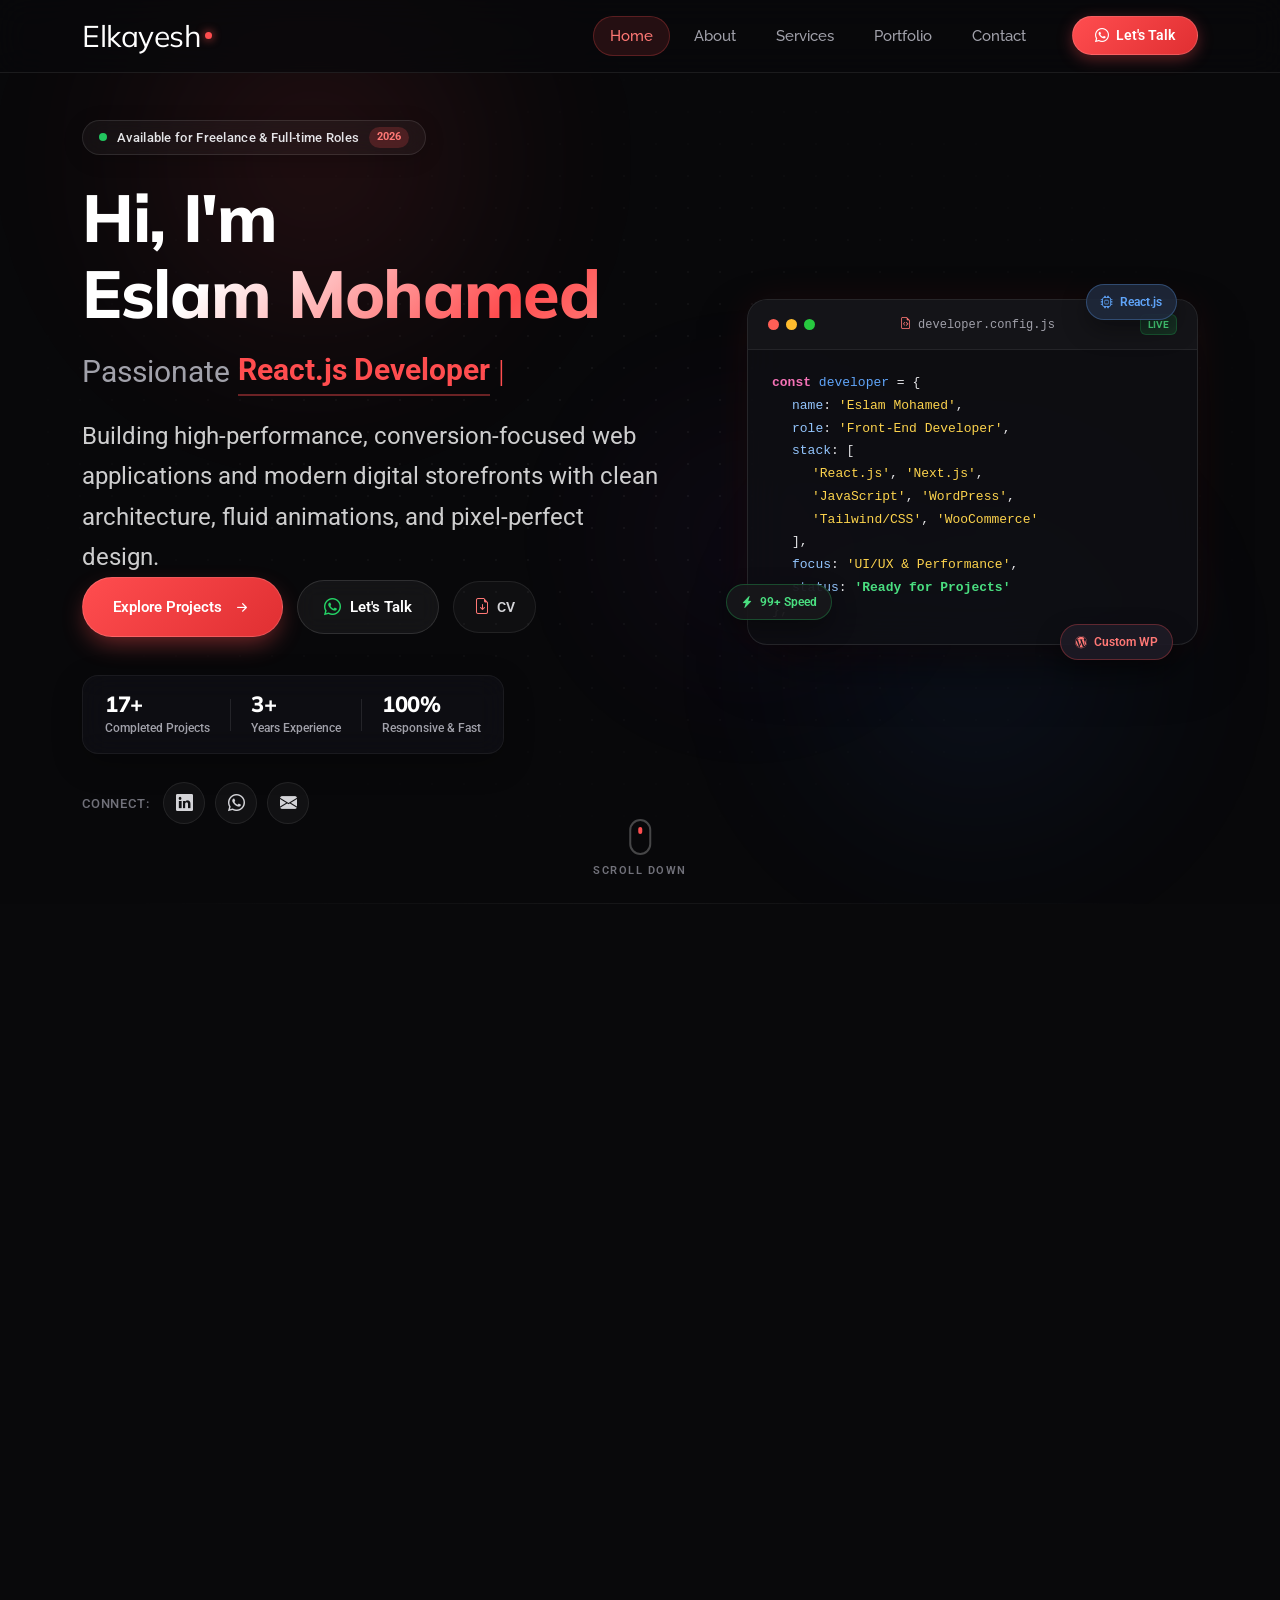
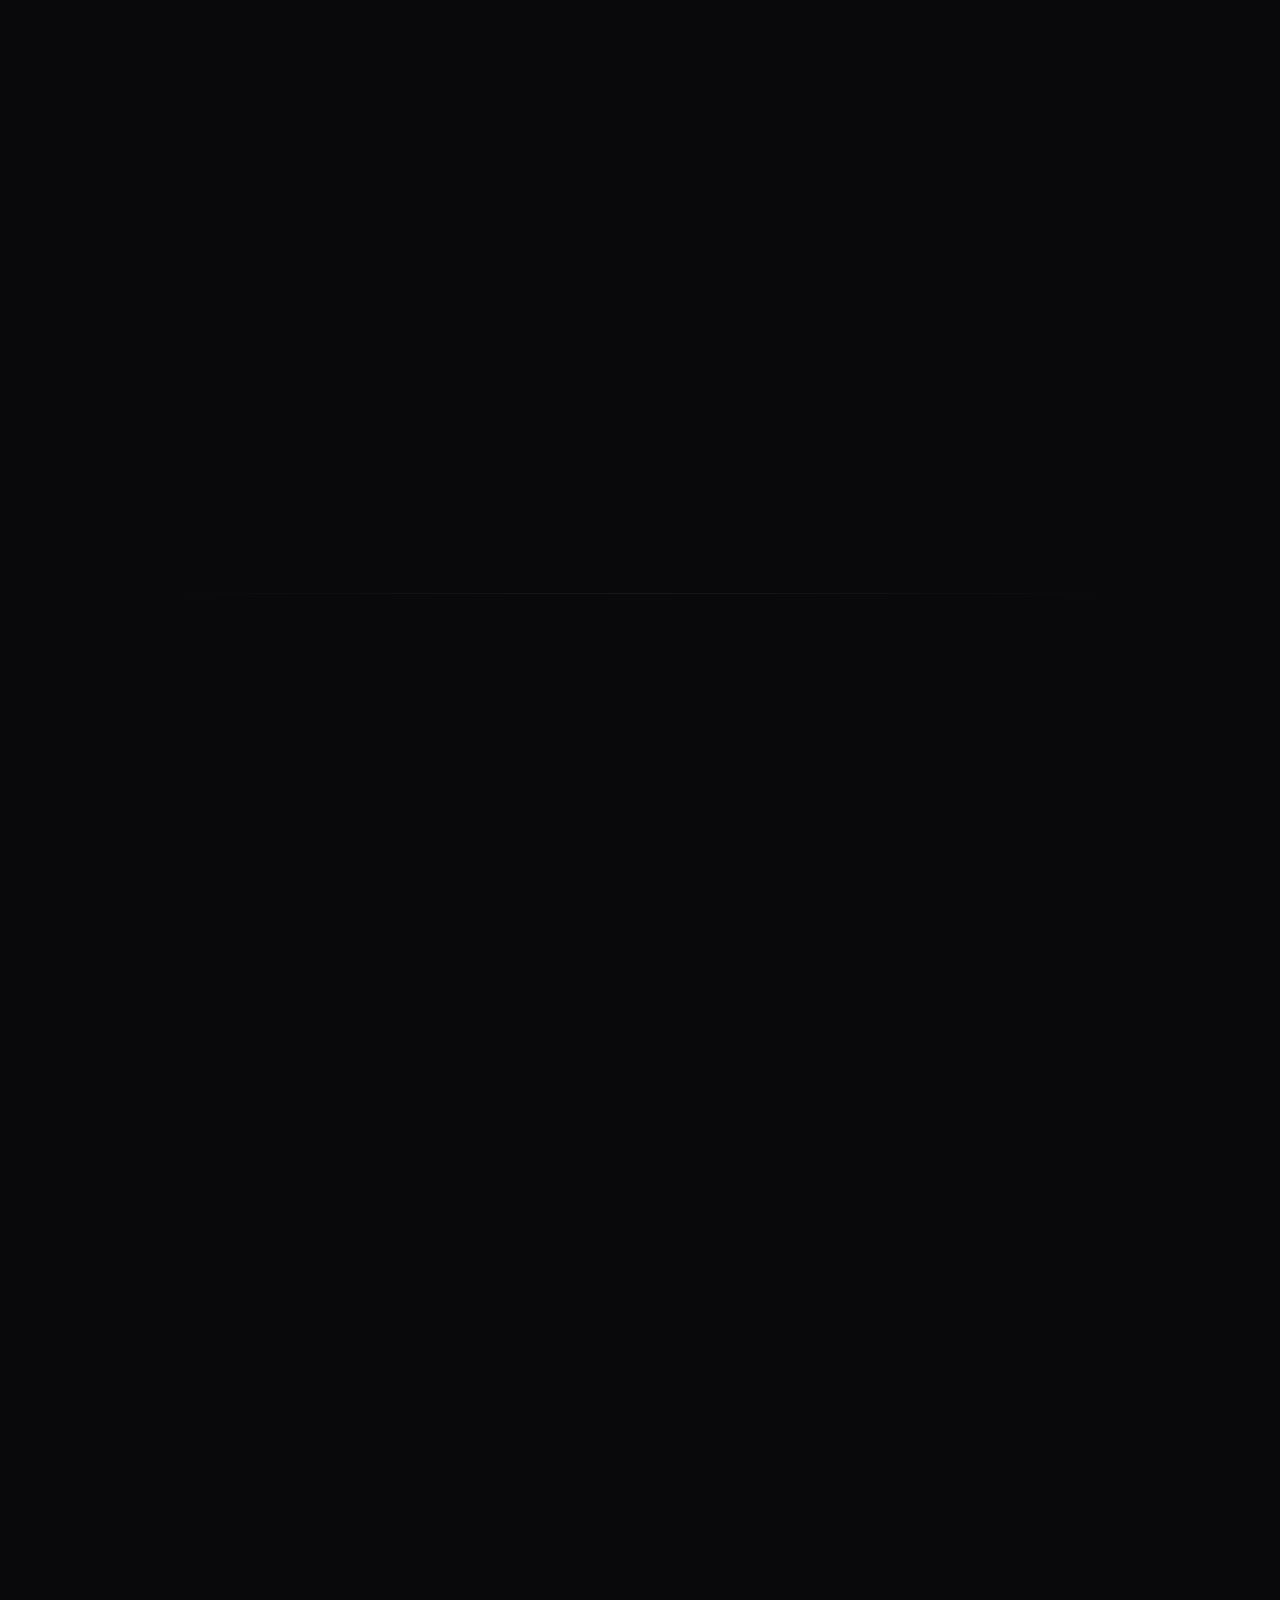
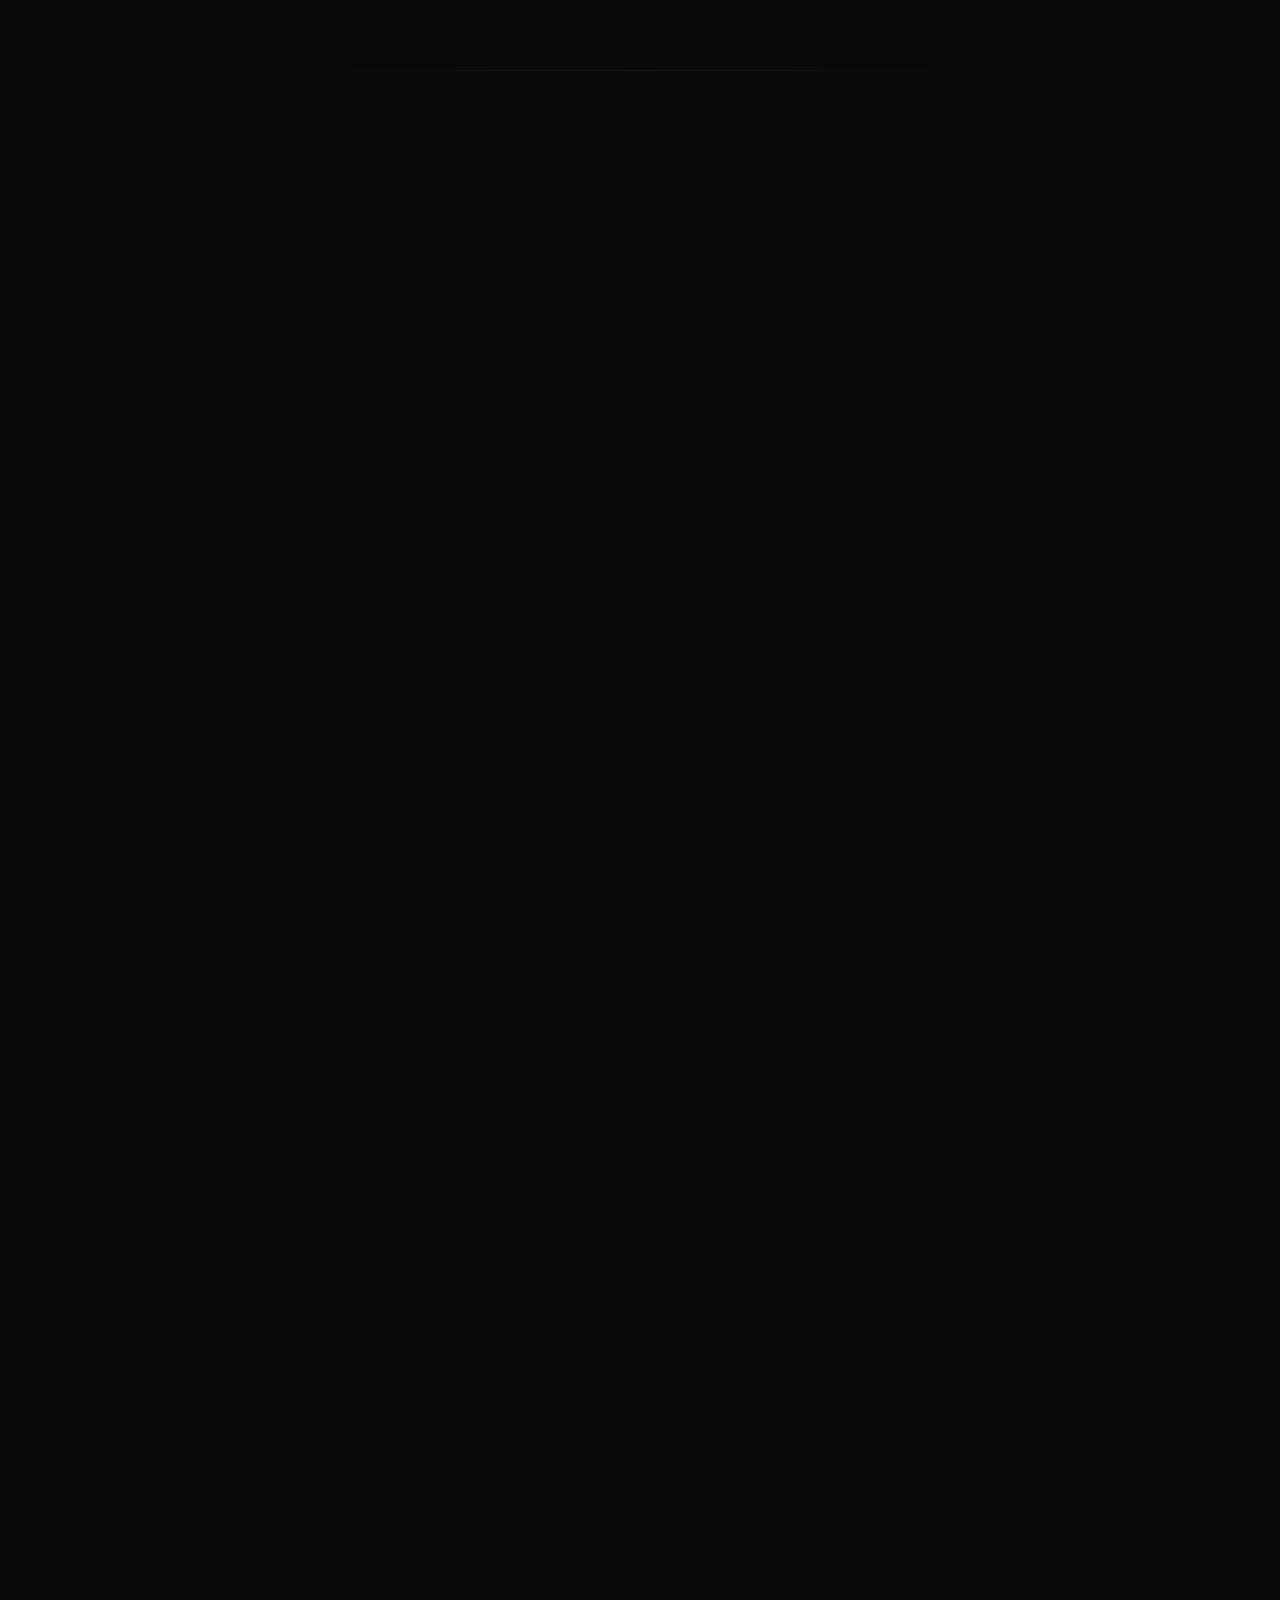
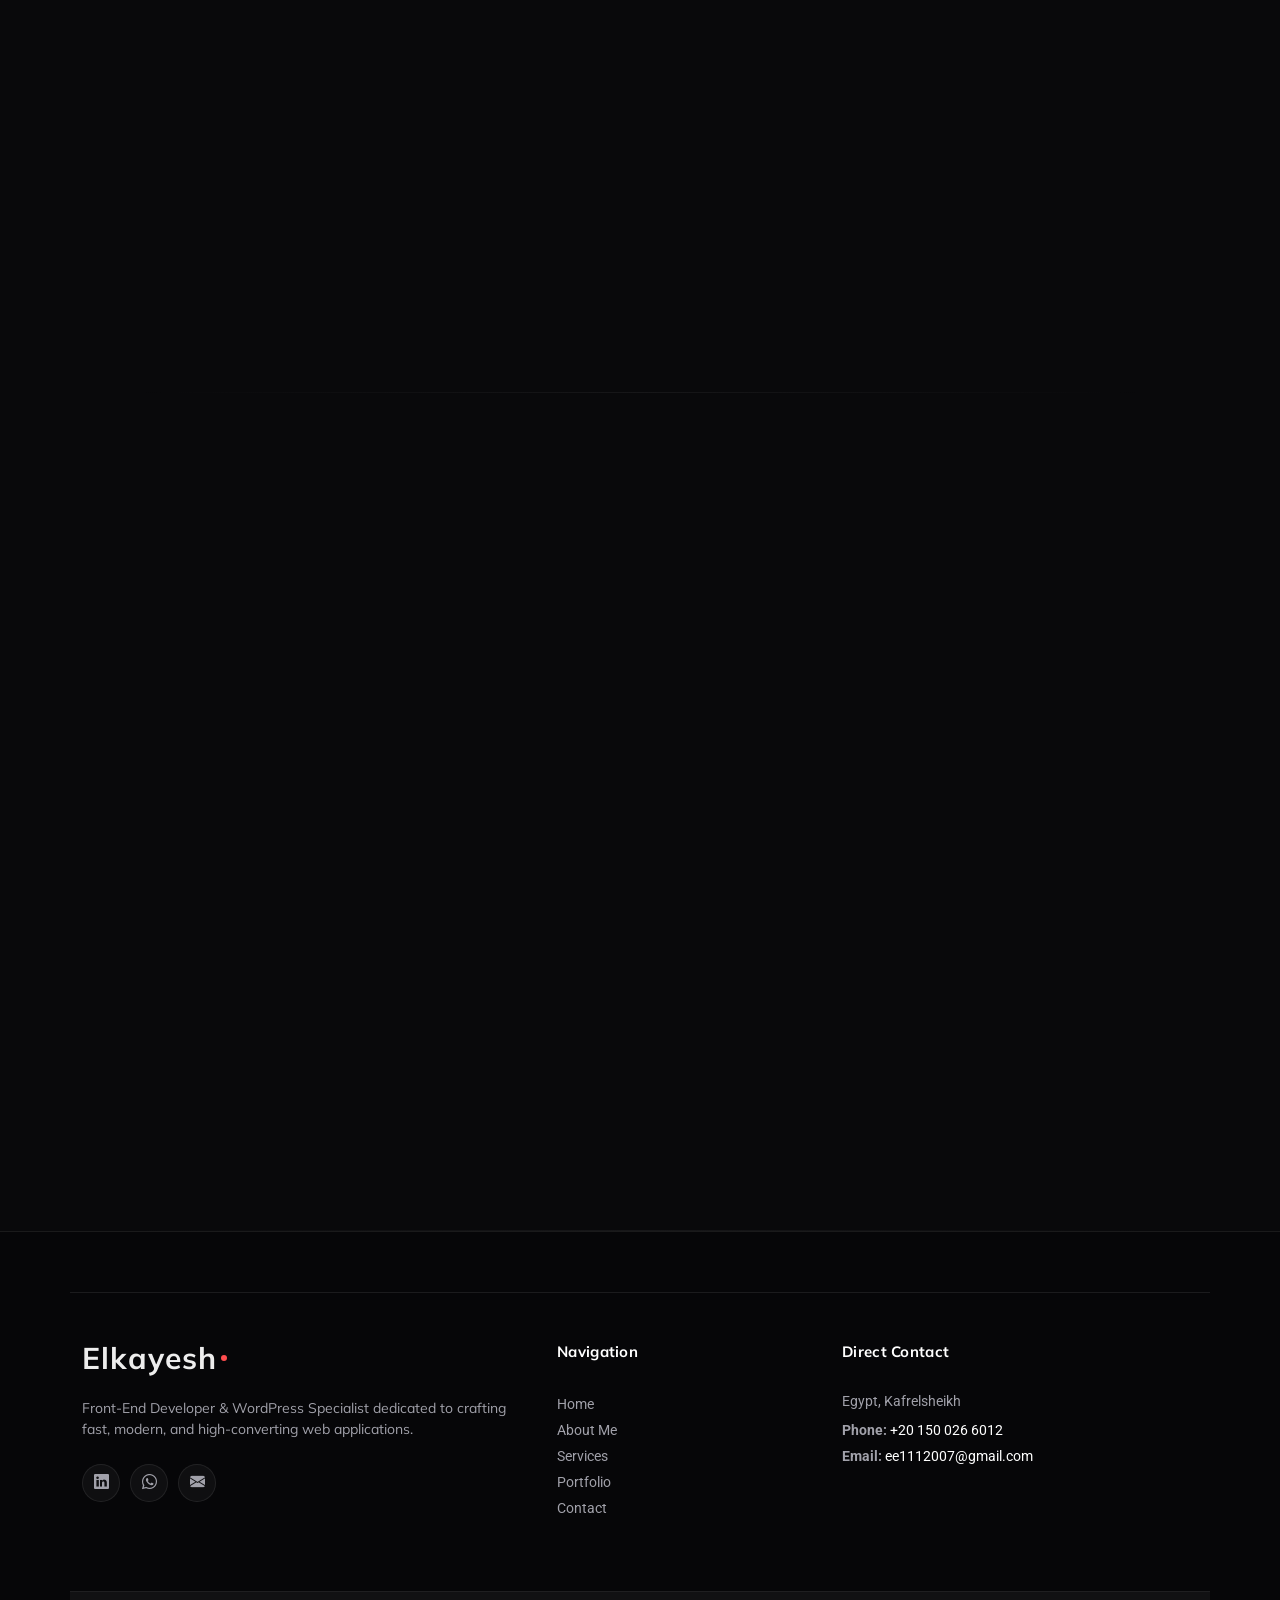
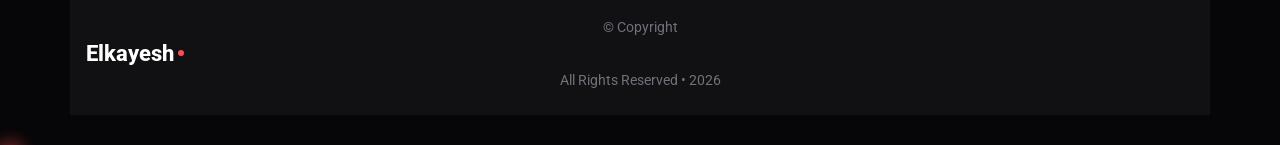
<file: index.html>
<!DOCTYPE html>
<html lang="en">

<head>
  <meta charset="utf-8">
  <meta content="width=device-width, initial-scale=1.0" name="viewport">
  <title>Eslam Elkayesh</title>
  <meta name="description" content="">
  <meta name="keywords" content="">

  <!-- Favicons -->
  <link href="assets/img/favicon.png" rel="icon">
  <link href="assets/img/apple-touch-icon.png" rel="apple-touch-icon">

  <!-- Fonts -->
  <link href="https://fonts.googleapis.com" rel="preconnect">
  <link href="https://fonts.gstatic.com" rel="preconnect" crossorigin>
  <link href="https://fonts.googleapis.com/css2?family=Roboto:ital,wght@0,100;0,300;0,400;0,500;0,700;0,900;1,100;1,300;1,400;1,500;1,700;1,900&family=Raleway:ital,wght@0,100;0,200;0,300;0,400;0,500;0,600;0,700;0,800;0,900;1,100;1,200;1,300;1,400;1,500;1,600;1,700;1,800;1,900&family=Mulish:ital,wght@0,200;0,300;0,400;0,500;0,600;0,700;0,800;0,900;1,200;1,300;1,400;1,500;1,600;1,700;1,800;1,900&display=swap" rel="stylesheet">

  <!-- Vendor CSS Files -->
  <link href="assets/vendor/bootstrap/css/bootstrap.min.css" rel="stylesheet">
  <link href="assets/vendor/bootstrap-icons/bootstrap-icons.css" rel="stylesheet">
  <link href="assets/vendor/aos/aos.css" rel="stylesheet">
  <link href="assets/vendor/glightbox/css/glightbox.min.css" rel="stylesheet">
  <link href="assets/vendor/swiper/swiper-bundle.min.css" rel="stylesheet">

  <!-- Main CSS File -->
  <link href="assets/css/main.css" rel="stylesheet">
  <link href="assets/css/portfolio-pro.css" rel="stylesheet">
  <link href="assets/css/hero-modern.css" rel="stylesheet">
  <link href="assets/css/theme-modern.css" rel="stylesheet">

  <!-- =======================================================
  * Template Name: Craftivo
  * Template URL: https://bootstrapmade.com/craftivo-bootstrap-portfolio-template/
  * Updated: Oct 04 2025 with Bootstrap v5.3.8
  * Author: BootstrapMade.com
  * License: https://bootstrapmade.com/license/
  ======================================================== -->
</head>

<body class="index-page">

  <header id="header" class="header d-flex align-items-center fixed-top">
    <div class="container-fluid container-xl position-relative d-flex align-items-center">

      <a href="index.html" class="logo d-flex align-items-center me-auto">
        <!-- Uncomment the line below if you also wish to use an image logo -->
        <!-- <img src="assets/img/logo.webp" alt=""> -->
        <h1 class="sitename">Elkayesh</h1>
      </a>

      <nav id="navmenu" class="navmenu">
        <ul>
          <li><a href="#hero" class="active">Home</a></li>
          <li><a href="#about">About</a></li>
          <li><a href="#services">Services</a></li>
          <li><a href="#portfolio">Portfolio</a></li>

          <li><a href="#contact">Contact</a></li>
        </ul>
        <i class="mobile-nav-toggle d-xl-none bi bi-list"></i>
      </nav>

      <a class="btn-getstarted" href="https://wa.me/201500266012" target="_blank" rel="noopener noreferrer"><i class="bi bi-whatsapp me-1"></i> Let's Talk</a>

    </div>
  </header>

  <main class="main">

    <!-- Hero Section -->
    <section id="hero" class="hero section dark-background modern-hero">

      <!-- Dynamic Ambient Lighting & High-Tech Grid (Pure CSS, 0 HTTP requests, GPU accelerated) -->
      <div class="hero-ambient-bg">
        <div class="ambient-glow glow-1"></div>
        <div class="ambient-glow glow-2"></div>
        <div class="ambient-glow glow-3"></div>
        <div class="hero-tech-grid"></div>
      </div>

      <div class="container hero-container" data-aos="fade-up" data-aos-delay="100">
        <div class="row align-items-center gy-5 hero-main-row">

          <!-- Left Column: Content & Call to Actions -->
          <div class="col-lg-7 text-lg-start text-center hero-content-col">

            <!-- Live Status Pill -->
            <div class="hero-status-pill" data-aos="fade-down" data-aos-delay="150">
              <span class="status-pulse-dot"></span>
              <span class="status-text">Available for Freelance & Full-time Roles</span>
              <span class="status-badge-year">2026</span>
            </div>

            <!-- Main Headline -->
            <h1 class="hero-headline" data-aos="fade-up" data-aos-delay="200">
              Hi, I'm <span class="hero-name-gradient">Eslam Mohamed</span>
            </h1>

            <!-- Role with Enhanced Typed.js -->
            <div class="hero-typing-wrap" data-aos="fade-up" data-aos-delay="250">
              <span class="typing-prefix">Passionate</span>
              <span class="typed" data-typed-items="React.js Developer,Front-End Engineer,WordPress Specialist,UI/UX Craftsman"></span>
              <span class="typed-cursor" aria-hidden="true"></span>
            </div>

            <!-- Value Proposition Description -->
            <p class="hero-description" data-aos="fade-up" data-aos-delay="300">
              Building high-performance, conversion-focused web applications and modern digital storefronts with clean architecture, fluid animations, and pixel-perfect design.
            </p>

            <!-- Action Buttons (Dual CTA Strategy) -->
            <div class="hero-cta-group" data-aos="fade-up" data-aos-delay="350">
              <a href="#portfolio" class="btn-hero-primary">
                <span>Explore Projects</span>
                <i class="bi bi-arrow-right-short"></i>
              </a>
              <a href="https://wa.me/201500266012" target="_blank" rel="noopener noreferrer" class="btn-hero-secondary">
                <i class="bi bi-whatsapp"></i>
                <span>Let's Talk</span>
              </a>
              <a href="assets/CV Eslam Mohamed2026.pdf" download class="btn-hero-glass" title="Download Resume">
                <i class="bi bi-file-earmark-arrow-down"></i>
                <span>CV</span>
              </a>
            </div>

            <!-- Trust & Quick Metric Strip -->
            <div class="hero-metrics-strip" data-aos="fade-up" data-aos-delay="400">
              <div class="metric-item">
                <div class="metric-number">17+</div>
                <div class="metric-label">Completed Projects</div>
              </div>
              <div class="metric-divider"></div>
              <div class="metric-item">
                <div class="metric-number">3+</div>
                <div class="metric-label">Years Experience</div>
              </div>
              <div class="metric-divider"></div>
              <div class="metric-item">
                <div class="metric-number">100%</div>
                <div class="metric-label">Responsive & Fast</div>
              </div>
            </div>

            <!-- Social Icons Row -->
            <div class="hero-socials" data-aos="fade-up" data-aos-delay="450">
              <span class="socials-label">Connect:</span>
              <div class="social-links-pills">
                <a href="https://www.linkedin.com/in/eslam-elkayesh-6a0564281" target="_blank" rel="noopener noreferrer" title="LinkedIn" aria-label="LinkedIn Profile">
                  <i class="bi bi-linkedin"></i>
                </a>
                <a href="https://wa.me/201500266012" target="_blank" rel="noopener noreferrer" title="WhatsApp" aria-label="WhatsApp Contact">
                  <i class="bi bi-whatsapp"></i>
                </a>
                <a href="mailto:ee1112007@gmail.com" title="Email" aria-label="Send Email">
                  <i class="bi bi-envelope-fill"></i>
                </a>
              </div>
            </div>

          </div>

          <!-- Right Column: Interactive Modern Developer Showcase Card -->
          <div class="col-lg-5 hero-visual-col" data-aos="fade-left" data-aos-delay="250">
            <div class="hero-dev-card">
              <!-- Terminal / Editor Header -->
              <div class="dev-card-header">
                <div class="window-controls">
                  <span class="ctrl-dot dot-close"></span>
                  <span class="ctrl-dot dot-min"></span>
                  <span class="ctrl-dot dot-max"></span>
                </div>
                <div class="window-title">
                  <i class="bi bi-file-earmark-code"></i> developer.config.js
                </div>
                <div class="window-badge">Live</div>
              </div>

              <!-- Code Snippet / Interactive Visual -->
              <div class="dev-card-body">
                <div class="code-line"><span class="code-kw">const</span> <span class="code-var">developer</span> = {</div>
                <div class="code-line indent-1"><span class="code-prop">name</span>: <span class="code-str">'Eslam Mohamed'</span>,</div>
                <div class="code-line indent-1"><span class="code-prop">role</span>: <span class="code-str">'Front-End Developer'</span>,</div>
                <div class="code-line indent-1"><span class="code-prop">stack</span>: [</div>
                <div class="code-line indent-2"><span class="code-str">'React.js'</span>, <span class="code-str">'Next.js'</span>,</div>
                <div class="code-line indent-2"><span class="code-str">'JavaScript'</span>, <span class="code-str">'WordPress'</span>,</div>
                <div class="code-line indent-2"><span class="code-str">'Tailwind/CSS'</span>, <span class="code-str">'WooCommerce'</span></div>
                <div class="code-line indent-1">],</div>
                <div class="code-line indent-1"><span class="code-prop">focus</span>: <span class="code-str">'UI/UX & Performance'</span>,</div>
                <div class="code-line indent-1"><span class="code-prop">status</span>: <span class="code-str highlight-green">'Ready for Projects'</span></div>
                <div class="code-line">};</div>
              </div>

              <!-- Floating Micro Badges -->
              <div class="floating-tech-badge badge-react">
                <i class="bi bi-cpu"></i> React.js
              </div>
              <div class="floating-tech-badge badge-speed">
                <i class="bi bi-lightning-charge-fill"></i> 99+ Speed
              </div>
              <div class="floating-tech-badge badge-wp">
                <i class="bi bi-wordpress"></i> Custom WP
              </div>
            </div>
          </div>

        </div>
      </div>

      <!-- Smooth Scroll Indicator at Bottom -->
      <a href="#about" class="hero-scroll-indicator" aria-label="Scroll to About section">
        <div class="scroll-mouse">
          <div class="scroll-wheel"></div>
        </div>
        <span class="scroll-text">Scroll Down</span>
      </a>

    </section><!-- /Hero Section -->

    <!-- About Section -->
    <section id="about" class="about section">

      <!-- Section Title -->
      <div class="container section-title" data-aos="fade-up">
        <span class="subtitle"><i class="bi bi-person-fill"></i> About Me</span>
        <h2>Crafting High-Performance Websites</h2>
        <p>I build modern, responsive, and high-converting web applications and WordPress solutions with clean code, fast loading speeds, and seamless user experiences.</p>
      </div><!-- End Section Title -->

      <div class="container" data-aos="fade-up" data-aos-delay="100">

        <div class="row gy-5">
          <div class="col-lg-4" data-aos="zoom-in" data-aos-delay="150">
            <div class="profile-card">
              <div class="profile-header">
                <div class="profile-avatar">
                  <img src="assets/img/profile/IMG_5030.jpg" class="img-fluid" alt="Eslam Mohamed" loading="lazy">
                  <div class="status-indicator"></div>
                </div>
                <h3>Eslam Mohamed</h3>
                <span class="role">Front-End & WordPress Developer</span>
              </div>

              <div class="profile-actions">
                <a href="assets/CV Eslam Mohamed2026.pdf" download class="btn-primary">
                  <i class="bi bi-download"></i> Download CV
                </a>
                <a href="https://wa.me/201500266012" target="_blank" rel="noopener noreferrer" class="btn-secondary">
                  <i class="bi bi-whatsapp"></i> WhatsApp Me
                </a>
              </div>

              <div class="social-connect">
                <a href="https://www.linkedin.com/in/eslam-elkayesh-6a0564281" target="_blank" rel="noopener noreferrer" title="LinkedIn" aria-label="LinkedIn Profile"><i class="bi bi-linkedin"></i></a>
                <a href="https://wa.me/201500266012" target="_blank" rel="noopener noreferrer" title="WhatsApp" aria-label="WhatsApp Contact"><i class="bi bi-whatsapp"></i></a>
                <a href="mailto:ee1112007@gmail.com" title="Email" aria-label="Send Email"><i class="bi bi-envelope"></i></a>
              </div>
            </div>
          </div>

          <div class="col-lg-8" data-aos="fade-left" data-aos-delay="200">
            <div class="content-wrapper">
              <div class="bio-section">
                <div class="section-tag">About Me</div>
                <h2>Turning Ideas Into High-Performing Websites</h2>
                <p>
                  I’m a Front-End Developer specializing in building modern, responsive, and high-converting websites using React.js and the latest web technologies. I focus on clean design, fast performance, and seamless user experience to help businesses stand out online.
                </p>
                <p>
                  I also work extensively with WordPress, crafting custom themes and optimizing WooCommerce stores to deliver reliable, powerful, and scalable business solutions.
                </p>
              </div>

              <div class="details-grid">
                <div class="detail-item" data-aos="fade-up" data-aos-delay="250">
                  <i class="bi bi-briefcase"></i>
                  <div class="detail-content">
                    <span>Experience</span>
                    <strong>3+ Years Professional</strong>
                  </div>
                </div>

                <div class="detail-item" data-aos="fade-up" data-aos-delay="300">
                  <i class="bi bi-mortarboard"></i>
                  <div class="detail-content">
                    <span>Specialization</span>
                    <strong>Computer Science</strong>
                  </div>
                </div>

                <div class="detail-item" data-aos="fade-up" data-aos-delay="350">
                  <i class="bi bi-geo-alt"></i>
                  <div class="detail-content">
                    <span>Location</span>
                    <strong>Egypt (Remote Ready)</strong>
                  </div>
                </div>

                <div class="detail-item" data-aos="fade-up" data-aos-delay="100">
                  <i class="bi bi-envelope"></i>
                  <div class="detail-content">
                    <span>Email</span>
                    <strong>ee1112007@gmail.com</strong>
                  </div>
                </div>

                <div class="detail-item" data-aos="fade-up" data-aos-delay="150">
                  <i class="bi bi-phone"></i>
                  <div class="detail-content">
                    <span>Phone / WhatsApp</span>
                    <strong>+20 150 026 6012</strong>
                  </div>
                </div>

                <div class="detail-item" data-aos="fade-up" data-aos-delay="200">
                  <i class="bi bi-calendar-check"></i>
                  <div class="detail-content">
                    <span>Availability</span>
                    <strong>Open to Freelance & Full-time</strong>
                  </div>
                </div>
              </div>

              <!-- Tech Stack & Core Competencies Cloud -->
              <div class="about-tech-stack" data-aos="fade-up" data-aos-delay="250">
                <h4><i class="bi bi-cpu-fill"></i> Core Technologies & Tools</h4>
                <div class="tech-pills-wrap">
                  <span class="tech-pill-item"><i class="bi bi-check2-circle"></i> React.js</span>
                  <span class="tech-pill-item"><i class="bi bi-check2-circle"></i> Next.js</span>
                  <span class="tech-pill-item"><i class="bi bi-check2-circle"></i> JavaScript (ES6+)</span>
                  <span class="tech-pill-item"><i class="bi bi-check2-circle"></i> WordPress (Custom Themes)</span>
                  <span class="tech-pill-item"><i class="bi bi-check2-circle"></i> WooCommerce</span>
                  <span class="tech-pill-item"><i class="bi bi-check2-circle"></i> Elementor Pro</span>
                  <span class="tech-pill-item"><i class="bi bi-check2-circle"></i> Tailwind CSS</span>
                  <span class="tech-pill-item"><i class="bi bi-check2-circle"></i> Bootstrap 5</span>
                  <span class="tech-pill-item"><i class="bi bi-check2-circle"></i> HTML5 & CSS3</span>
                  <span class="tech-pill-item"><i class="bi bi-check2-circle"></i> RESTful APIs</span>
                  <span class="tech-pill-item"><i class="bi bi-check2-circle"></i> Git & GitHub</span>
                  <span class="tech-pill-item"><i class="bi bi-check2-circle"></i> Performance & Web Vitals</span>
                </div>
              </div>

            </div>
          </div>
        </div>

      </div>

    </section><!-- /About Section -->


    <!-- Services Section -->
    <!-- Services Section -->
    <section id="services" class="services section">

      <!-- Section Title -->
      <div class="container section-title" data-aos="fade-up">
        <span class="subtitle"><i class="bi bi-gear-wide-connected"></i> My Services</span>
        <h2>Specialized Solutions For Your Business</h2>
        <p>
          Delivering high-converting digital products tailored to your needs — from custom React web apps to turnkey WooCommerce online stores.
        </p>
      </div>

      <div class="container" data-aos="fade-up" data-aos-delay="100">

        <div class="row gy-4">

          <!-- WordPress -->
          <div class="col-lg-4 col-md-6" data-aos="zoom-in" data-aos-delay="150">
            <div class="service-item featured">
              <div class="featured-tag">Top Service</div>
              <div class="icon-wrapper">
                <i class="bi bi-wordpress"></i>
              </div>
              <h4>WordPress & WooCommerce</h4>
              <p>
                Building high-converting online stores and business platforms using custom themes, Elementor Pro, and speed optimization.
              </p>
              <ul class="service-features-list">
                <li><i class="bi bi-check-circle-fill"></i> Custom Theme & Layout Design</li>
                <li><i class="bi bi-check-circle-fill"></i> Complete WooCommerce Setup</li>
                <li><i class="bi bi-check-circle-fill"></i> Multi-language & Payment Gateways</li>
                <li><i class="bi bi-check-circle-fill"></i> Speed Optimization & Security</li>
              </ul>
            </div>
          </div>

          <!-- Frontend / React -->
          <div class="col-lg-4 col-md-6" data-aos="zoom-in" data-aos-delay="200">
            <div class="service-item">
              <div class="icon-wrapper">
                <i class="bi bi-code-slash"></i>
              </div>
              <h4>Front-End & React.js</h4>
              <p>
                Creating modern, fast, and interactive web applications with clean component architecture and fluid animations.
              </p>
              <ul class="service-features-list">
                <li><i class="bi bi-check-circle-fill"></i> Modern React & Component Design</li>
                <li><i class="bi bi-check-circle-fill"></i> Responsive Mobile-First Interfaces</li>
                <li><i class="bi bi-check-circle-fill"></i> Core Web Vitals & Fast Loading</li>
                <li><i class="bi bi-check-circle-fill"></i> Interactive UI Micro-animations</li>
              </ul>
            </div>
          </div>

          <!-- Web Apps -->
          <div class="col-lg-4 col-md-6" data-aos="zoom-in" data-aos-delay="250">
            <div class="service-item">
              <div class="icon-wrapper">
                <i class="bi bi-laptop"></i>
              </div>
              <h4>Web Apps & Landing Pages</h4>
              <p>
                Developing dynamic single-page applications and high-impact landing pages designed to drive conversions.
              </p>
              <ul class="service-features-list">
                <li><i class="bi bi-check-circle-fill"></i> High-Converting Landing Pages</li>
                <li><i class="bi bi-check-circle-fill"></i> RESTful API & Dynamic State</li>
                <li><i class="bi bi-check-circle-fill"></i> Cross-Browser & Cross-Device UI</li>
                <li><i class="bi bi-check-circle-fill"></i> SEO & Search Visibility Ready</li>
              </ul>
            </div>
          </div>

        </div>

        <!-- CTA -->
        <div class="row mt-5">
          <div class="col-12">
            <div class="cta-box" data-aos="fade-up" data-aos-delay="200">
              <div class="row align-items-center gy-4">
                <div class="col-lg-8">
                  <h3>Let’s Build Your Next Digital Product</h3>
                  <p>
                    Have a new project or want to upgrade your current website? Let’s collaborate to turn your vision into reality.
                  </p>
                </div>
                <div class="col-lg-4 text-lg-end text-center">
                  <a href="https://wa.me/201500266012" target="_blank" rel="noopener noreferrer" class="cta-btn">
                    <i class="bi bi-whatsapp"></i> Start a Project
                  </a>
                </div>
              </div>
            </div>
          </div>
        </div>

      </div>

    </section><!-- /Services Section -->

<!-- Portfolio Section -->
<section id="portfolio" class="portfolio section">
  <!-- Section Title -->
  <div class="container section-title" data-aos="fade-up">
    <span class="subtitle">Portfolio Showcase</span>
    <h2>Featured Projects</h2>
    <p>Explore my recent client projects spanning E-Commerce, Tourism Portals, Corporate Platforms, and Food Delivery. Each project highlights responsive design, fast performance, and tailored user experience.</p>
  </div>

  <div class="container portfolio-pro-container" data-aos="fade-up" data-aos-delay="100">

    <div class="isotope-layout" data-default-filter="*" data-layout="masonry" data-sort="original-order">

      <!-- Category Filter Tabs -->
      <ul class="portfolio-filter-nav isotope-filters" data-aos="fade-up" data-aos-delay="150">
        <li data-filter="*" class="filter-btn filter-active">All Projects <span class="count-badge">17</span></li>
        <li data-filter=".filter-ecommerce" class="filter-btn">E-Commerce <span class="count-badge">4</span></li>
        <li data-filter=".filter-tourism" class="filter-btn">Tourism & Travel <span class="count-badge">4</span></li>
        <li data-filter=".filter-corporate" class="filter-btn">Corporate & Agency <span class="count-badge">5</span></li>
        <li data-filter=".filter-food" class="filter-btn">Food & Delivery <span class="count-badge">3</span></li>
        <li data-filter=".filter-webapp" class="filter-btn">Web Apps <span class="count-badge">1</span></li>
      </ul>

      <!-- Portfolio Items Grid -->
      <div class="row gy-4 isotope-container" data-aos="fade-up" data-aos-delay="250">

        <!-- 1. Afaq Solar (Live - Custom Theme) -->
        <div class="col-lg-4 col-md-6 isotope-item filter-corporate">
          <div class="pro-project-card">
            <div class="pro-card-image-wrap">
              <span class="card-status-badge status-live">
                <span class="status-pulse-dot"></span> Live Site
              </span>
              <span class="card-category-badge">Corporate</span>
              <img src="assets/img/portfolio/afaq.png" alt="Afaq Solar" loading="lazy">
              <div class="pro-card-zoom-overlay">
                <a href="assets/img/portfolio/afaq.png" class="zoom-btn-circle glightbox" data-gallery="portfolio-zoom" title="Afaq Solar - Full Preview">
                  <i class="bi bi-arrows-fullscreen"></i>
                </a>
              </div>
            </div>
            <div class="pro-card-body">
              <h4 class="pro-card-title">
                <a href="portfolio-details.html?id=afaq">Afaq Solar</a>
              </h4>
              <p class="pro-card-tagline">Solar energy solutions and renewable power systems provider.</p>
              <div class="pro-card-tech">
                <span class="tech-pill">WordPress</span>
                <span class="tech-pill">Custom Theme</span>
                <span class="tech-pill">PHP</span>
              </div>
              <div class="pro-card-actions">
                <a href="portfolio-details.html?id=afaq" class="btn-card-details" title="View Project Case Study">
                  <i class="bi bi-file-text"></i> Details
                </a>
                <a href="https://afaqsolarco.com/" target="_blank" rel="noopener noreferrer" class="btn-card-live" title="Visit Live Website">
                  <span>Live Site</span> <i class="bi bi-box-arrow-up-right"></i>
                </a>
              </div>
            </div>
          </div>
        </div>

        <!-- 2. Agrixco (Live) -->
        <div class="col-lg-4 col-md-6 isotope-item filter-corporate">
          <div class="pro-project-card">
            <div class="pro-card-image-wrap">
              <span class="card-status-badge status-live">
                <span class="status-pulse-dot"></span> Live Site
              </span>
              <span class="card-category-badge">Corporate</span>
              <img src="assets/img/portfolio/agrixco.png" alt="Agrixco" loading="lazy">
              <div class="pro-card-zoom-overlay">
                <a href="assets/img/portfolio/agrixco.png" class="zoom-btn-circle glightbox" data-gallery="portfolio-zoom" title="Agrixco - Full Preview">
                  <i class="bi bi-arrows-fullscreen"></i>
                </a>
              </div>
            </div>
            <div class="pro-card-body">
              <h4 class="pro-card-title">
                <a href="portfolio-details.html?id=agrixco">Agrixco</a>
              </h4>
              <p class="pro-card-tagline">Agricultural technology and farming solutions corporate platform.</p>
              <div class="pro-card-tech">
                <span class="tech-pill">WordPress</span>
                <span class="tech-pill">Elementor Pro</span>
                <span class="tech-pill">SEO</span>
              </div>
              <div class="pro-card-actions">
                <a href="portfolio-details.html?id=agrixco" class="btn-card-details" title="View Project Case Study">
                  <i class="bi bi-file-text"></i> Details
                </a>
                <a href="https://agrixco.com" target="_blank" rel="noopener noreferrer" class="btn-card-live" title="Visit Live Website">
                  <span>Live Site</span> <i class="bi bi-box-arrow-up-right"></i>
                </a>
              </div>
            </div>
          </div>
        </div>

        <!-- 3. QueenTex Store (Live) -->
        <div class="col-lg-4 col-md-6 isotope-item filter-ecommerce">
          <div class="pro-project-card">
            <div class="pro-card-image-wrap">
              <span class="card-status-badge status-live">
                <span class="status-pulse-dot"></span> Live Site
              </span>
              <span class="card-category-badge">E-Commerce</span>
              <img src="assets/img/portfolio/queentex.png" alt="QueenTex Store" loading="lazy">
              <div class="pro-card-zoom-overlay">
                <a href="assets/img/portfolio/queentex.png" class="zoom-btn-circle glightbox" data-gallery="portfolio-zoom" title="QueenTex Store - Full Preview">
                  <i class="bi bi-arrows-fullscreen"></i>
                </a>
              </div>
            </div>
            <div class="pro-card-body">
              <h4 class="pro-card-title">
                <a href="portfolio-details.html?id=queentex">QueenTex Store</a>
              </h4>
              <p class="pro-card-tagline">Premium textile and fashion fabric online store.</p>
              <div class="pro-card-tech">
                <span class="tech-pill">WordPress</span>
                <span class="tech-pill">WooCommerce</span>
                <span class="tech-pill">Elementor Pro</span>
              </div>
              <div class="pro-card-actions">
                <a href="portfolio-details.html?id=queentex" class="btn-card-details" title="View Project Case Study">
                  <i class="bi bi-file-text"></i> Details
                </a>
                <a href="https://queentexstore.com" target="_blank" rel="noopener noreferrer" class="btn-card-live" title="Visit Live Website">
                  <span>Live Site</span> <i class="bi bi-box-arrow-up-right"></i>
                </a>
              </div>
            </div>
          </div>
        </div>

        <!-- 4. Tuya (Live) -->
        <div class="col-lg-4 col-md-6 isotope-item filter-ecommerce">
          <div class="pro-project-card">
            <div class="pro-card-image-wrap">
              <span class="card-status-badge status-live">
                <span class="status-pulse-dot"></span> Live Site
              </span>
              <span class="card-category-badge">E-Commerce</span>
              <img src="assets/img/portfolio/tuya.png" alt="Tuya" loading="lazy">
              <div class="pro-card-zoom-overlay">
                <a href="assets/img/portfolio/tuya.png" class="zoom-btn-circle glightbox" data-gallery="portfolio-zoom" title="Tuya - Full Preview">
                  <i class="bi bi-arrows-fullscreen"></i>
                </a>
              </div>
            </div>
            <div class="pro-card-body">
              <h4 class="pro-card-title">
                <a href="portfolio-details.html?id=tuya">Tuya</a>
              </h4>
              <p class="pro-card-tagline">Modern online store with curated product collections.</p>
              <div class="pro-card-tech">
                <span class="tech-pill">WordPress</span>
                <span class="tech-pill">WooCommerce</span>
                <span class="tech-pill">Elementor</span>
              </div>
              <div class="pro-card-actions">
                <a href="portfolio-details.html?id=tuya" class="btn-card-details" title="View Project Case Study">
                  <i class="bi bi-file-text"></i> Details
                </a>
                <a href="assets/img/portfolio/tuya.png" class="btn-card-archive glightbox" data-gallery="portfolio-gallery" title="Tuya - Visual Preview">
                  <i class="bi bi-images"></i> <span>Preview Photos</span>
                </a>
              </div>
            </div>
          </div>
        </div>

        <!-- 5. Barfanak (Live) -->
        <div class="col-lg-4 col-md-6 isotope-item filter-corporate">
          <div class="pro-project-card">
            <div class="pro-card-image-wrap">
              <span class="card-status-badge status-live">
                <span class="status-pulse-dot"></span> Live Site
              </span>
              <span class="card-category-badge">Corporate</span>
              <img src="assets/img/portfolio/barfanak.jpg" alt="Barfanak Industrial" loading="lazy">
              <div class="pro-card-zoom-overlay">
                <a href="assets/img/portfolio/barfanak.jpg" class="zoom-btn-circle glightbox" data-gallery="portfolio-zoom" title="Barfanak - Full Preview">
                  <i class="bi bi-arrows-fullscreen"></i>
                </a>
              </div>
            </div>
            <div class="pro-card-body">
              <h4 class="pro-card-title">
                <a href="portfolio-details.html?id=barfanak">Barfanak</a>
              </h4>
              <p class="pro-card-tagline">Corporate platform for industrial refrigeration and commercial HVAC solutions.</p>
              <div class="pro-card-tech">
                <span class="tech-pill">WordPress</span>
                <span class="tech-pill">Elementor Pro</span>
                <span class="tech-pill">Custom CSS</span>
              </div>
              <div class="pro-card-actions">
                <a href="portfolio-details.html?id=barfanak" class="btn-card-details" title="View Project Case Study">
                  <i class="bi bi-file-text"></i> Details
                </a>
                <a href="https://barfanak.net" target="_blank" rel="noopener noreferrer" class="btn-card-live" title="Visit Live Website">
                  <span>Live Site</span> <i class="bi bi-box-arrow-up-right"></i>
                </a>
              </div>
            </div>
          </div>
        </div>

        <!-- 6. Brilliants Adventure Dubai (Live) -->
        <div class="col-lg-4 col-md-6 isotope-item filter-tourism">
          <div class="pro-project-card">
            <div class="pro-card-image-wrap">
              <span class="card-status-badge status-live">
                <span class="status-pulse-dot"></span> Live Site
              </span>
              <span class="card-category-badge">Tourism & Booking</span>
              <img src="assets/img/portfolio/brilliants.png" alt="Brilliants Adventure Dubai" loading="lazy">
              <div class="pro-card-zoom-overlay">
                <a href="assets/img/portfolio/brilliants.png" class="zoom-btn-circle glightbox" data-gallery="portfolio-zoom" title="Brilliants Adventure Dubai - Full Preview">
                  <i class="bi bi-arrows-fullscreen"></i>
                </a>
              </div>
            </div>
            <div class="pro-card-body">
              <h4 class="pro-card-title">
                <a href="portfolio-details.html?id=brilliants">Brilliants Adventure Dubai</a>
              </h4>
              <p class="pro-card-tagline">Premier Dubai desert adventure and VIP safari excursion booking portal.</p>
              <div class="pro-card-tech">
                <span class="tech-pill">WordPress</span>
                <span class="tech-pill">Booking Engine</span>
                <span class="tech-pill">WhatsApp API</span>
              </div>
              <div class="pro-card-actions">
                <a href="portfolio-details.html?id=brilliants" class="btn-card-details" title="View Project Case Study">
                  <i class="bi bi-file-text"></i> Details
                </a>
                <a href="https://brilliantsadventuredubai.ae" target="_blank" rel="noopener noreferrer" class="btn-card-live" title="Visit Live Website">
                  <span>Live Site</span> <i class="bi bi-box-arrow-up-right"></i>
                </a>
              </div>
            </div>
          </div>
        </div>

        <!-- 7. Wesy Tours (Live) -->
        <div class="col-lg-4 col-md-6 isotope-item filter-tourism">
          <div class="pro-project-card">
            <div class="pro-card-image-wrap">
              <span class="card-status-badge status-live">
                <span class="status-pulse-dot"></span> Live Site
              </span>
              <span class="card-category-badge">Tourism & Travel</span>
              <img src="assets/img/portfolio/wesytours.jpg" alt="Wesy Tours" loading="lazy">
              <div class="pro-card-zoom-overlay">
                <a href="assets/img/portfolio/wesytours.jpg" class="zoom-btn-circle glightbox" data-gallery="portfolio-zoom" title="Wesy Tours - Full Preview">
                  <i class="bi bi-arrows-fullscreen"></i>
                </a>
              </div>
            </div>
            <div class="pro-card-body">
              <h4 class="pro-card-title">
                <a href="portfolio-details.html?id=wesytours">Wesy Tours</a>
              </h4>
              <p class="pro-card-tagline">International travel agency platform for flights, hotels, and vacation packages.</p>
              <div class="pro-card-tech">
                <span class="tech-pill">WordPress</span>
                <span class="tech-pill">Travel Portal</span>
                <span class="tech-pill">PHP / Bootstrap</span>
              </div>
              <div class="pro-card-actions">
                <a href="portfolio-details.html?id=wesytours" class="btn-card-details" title="View Project Case Study">
                  <i class="bi bi-file-text"></i> Details
                </a>
                <a href="https://wesytours.com" target="_blank" rel="noopener noreferrer" class="btn-card-live" title="Visit Live Website">
                  <span>Live Site</span> <i class="bi bi-box-arrow-up-right"></i>
                </a>
              </div>
            </div>
          </div>
        </div>

        <!-- 8. Otlub Plus (Live) -->
        <div class="col-lg-4 col-md-6 isotope-item filter-food">
          <div class="pro-project-card">
            <div class="pro-card-image-wrap">
              <span class="card-status-badge status-live">
                <span class="status-pulse-dot"></span> Live Site
              </span>
              <span class="card-category-badge">Food Delivery</span>
              <img src="assets/img/portfolio/otlubplus.jpg" alt="Otlub Plus" loading="lazy">
              <div class="pro-card-zoom-overlay">
                <a href="assets/img/portfolio/otlubplus.jpg" class="zoom-btn-circle glightbox" data-gallery="portfolio-zoom" title="Otlub Plus - Full Preview">
                  <i class="bi bi-arrows-fullscreen"></i>
                </a>
              </div>
            </div>
            <div class="pro-card-body">
              <h4 class="pro-card-title">
                <a href="portfolio-details.html?id=otlubplus">Otlub Plus</a>
              </h4>
              <p class="pro-card-tagline">On-demand food delivery and restaurant ordering web application.</p>
              <div class="pro-card-tech">
                <span class="tech-pill">React.js</span>
                <span class="tech-pill">REST APIs</span>
                <span class="tech-pill">Tailwind CSS</span>
              </div>
              <div class="pro-card-actions">
                <a href="portfolio-details.html?id=otlubplus" class="btn-card-details" title="View Project Case Study">
                  <i class="bi bi-file-text"></i> Details
                </a>
                <a href="https://www.otlubplus.com" target="_blank" rel="noopener noreferrer" class="btn-card-live" title="Visit Live Website">
                  <span>Live Site</span> <i class="bi bi-box-arrow-up-right"></i>
                </a>
              </div>
            </div>
          </div>
        </div>

        <!-- 9. Custom Bikes (Live - Salla Platform) -->
        <div class="col-lg-4 col-md-6 isotope-item filter-ecommerce">
          <div class="pro-project-card">
            <div class="pro-card-image-wrap">
              <span class="card-status-badge status-live">
                <span class="status-pulse-dot"></span> Live Site
              </span>
              <span class="card-category-badge">E-Commerce</span>
              <img src="assets/img/portfolio/custombike.jpg" alt="Custom Bikes" loading="lazy">
              <div class="pro-card-zoom-overlay">
                <a href="assets/img/portfolio/custombike.jpg" class="zoom-btn-circle glightbox" data-gallery="portfolio-zoom" title="Custom Bikes - Full Preview">
                  <i class="bi bi-arrows-fullscreen"></i>
                </a>
              </div>
            </div>
            <div class="pro-card-body">
              <h4 class="pro-card-title">
                <a href="portfolio-details.html?id=custombikes">Custom Bikes</a>
              </h4>
              <p class="pro-card-tagline">Online motorcycle shop for custom builds, performance parts, and accessories.</p>
              <div class="pro-card-tech">
                <span class="tech-pill">Salla (سلة)</span>
                <span class="tech-pill">Custom Dev</span>
                <span class="tech-pill">Payment Gateway</span>
              </div>
              <div class="pro-card-actions">
                <a href="portfolio-details.html?id=custombikes" class="btn-card-details" title="View Project Case Study">
                  <i class="bi bi-file-text"></i> Details
                </a>
                <a href="https://custombikes1.com" target="_blank" rel="noopener noreferrer" class="btn-card-live" title="Visit Live Website">
                  <span>Live Site</span> <i class="bi bi-box-arrow-up-right"></i>
                </a>
              </div>
            </div>
          </div>
        </div>

        <!-- 10. Fourteen EG (Live) -->
        <div class="col-lg-4 col-md-6 isotope-item filter-corporate">
          <div class="pro-project-card">
            <div class="pro-card-image-wrap">
              <span class="card-status-badge status-live">
                <span class="status-pulse-dot"></span> Live Site
              </span>
              <span class="card-category-badge">Agency & Media</span>
              <img src="assets/img/portfolio/fourteen.jpg" alt="Fourteen EG" loading="lazy">
              <div class="pro-card-zoom-overlay">
                <a href="assets/img/portfolio/fourteen.jpg" class="zoom-btn-circle glightbox" data-gallery="portfolio-zoom" title="Fourteen EG - Full Preview">
                  <i class="bi bi-arrows-fullscreen"></i>
                </a>
              </div>
            </div>
            <div class="pro-card-body">
              <h4 class="pro-card-title">
                <a href="portfolio-details.html?id=fourteen">Fourteen EG</a>
              </h4>
              <p class="pro-card-tagline">Digital media production and advertising creative agency portfolio.</p>
              <div class="pro-card-tech">
                <span class="tech-pill">HTML5/CSS3</span>
                <span class="tech-pill">JavaScript</span>
                <span class="tech-pill">AOS Animations</span>
              </div>
              <div class="pro-card-actions">
                <a href="portfolio-details.html?id=fourteen" class="btn-card-details" title="View Project Case Study">
                  <i class="bi bi-file-text"></i> Details
                </a>
                <a href="https://fourteeneg.com" target="_blank" rel="noopener noreferrer" class="btn-card-live" title="Visit Live Website">
                  <span>Live Site</span> <i class="bi bi-box-arrow-up-right"></i>
                </a>
              </div>
            </div>
          </div>
        </div>

        <!-- 11. Elbagoushy Tours (NOW LIVE) -->
        <div class="col-lg-4 col-md-6 isotope-item filter-tourism">
          <div class="pro-project-card">
            <div class="pro-card-image-wrap">
              <span class="card-status-badge status-live">
                <span class="status-pulse-dot"></span> Live Site
              </span>
              <span class="card-category-badge">Tourism & Travel</span>
              <img src="assets/img/portfolio/bagoushy.jpg" alt="Elbagoushy Tours" loading="lazy">
              <div class="pro-card-zoom-overlay">
                <a href="assets/img/portfolio/bagoushy.jpg" class="zoom-btn-circle glightbox" data-gallery="portfolio-zoom" title="Elbagoushy Tours - Full Preview">
                  <i class="bi bi-arrows-fullscreen"></i>
                </a>
              </div>
            </div>
            <div class="pro-card-body">
              <h4 class="pro-card-title">
                <a href="portfolio-details.html?id=bagoushy">Elbagoushy Tours</a>
              </h4>
              <p class="pro-card-tagline">VIP transport and luxury private tour operator across Egypt.</p>
              <div class="pro-card-tech">
                <span class="tech-pill">WordPress</span>
                <span class="tech-pill">Fleet Showcase</span>
                <span class="tech-pill">Elementor Pro</span>
              </div>
              <div class="pro-card-actions">
                <a href="portfolio-details.html?id=bagoushy" class="btn-card-details" title="View Project Case Study">
                  <i class="bi bi-file-text"></i> Details
                </a>
                <a href="https://elbagoushytours.com" target="_blank" rel="noopener noreferrer" class="btn-card-live" title="Visit Live Website">
                  <span>Live Site</span> <i class="bi bi-box-arrow-up-right"></i>
                </a>
              </div>
            </div>
          </div>
        </div>

        <!-- 12. Nour Tourism (NOW LIVE) -->
        <div class="col-lg-4 col-md-6 isotope-item filter-tourism">
          <div class="pro-project-card">
            <div class="pro-card-image-wrap">
              <span class="card-status-badge status-live">
                <span class="status-pulse-dot"></span> Live Site
              </span>
              <span class="card-category-badge">Tourism & Travel</span>
              <img src="assets/img/portfolio/nourtourism.png" alt="Nour Tourism" loading="lazy">
              <div class="pro-card-zoom-overlay">
                <a href="assets/img/portfolio/nourtourism.png" class="zoom-btn-circle glightbox" data-gallery="portfolio-zoom" title="Nour Tourism - Full Preview">
                  <i class="bi bi-arrows-fullscreen"></i>
                </a>
              </div>
            </div>
            <div class="pro-card-body">
              <h4 class="pro-card-title">
                <a href="portfolio-details.html?id=nourtourism">Nour Tourism</a>
              </h4>
              <p class="pro-card-tagline">Pilgrimage (Hajj & Umrah) and Egyptian beach resort tourism platform.</p>
              <div class="pro-card-tech">
                <span class="tech-pill">WordPress</span>
                <span class="tech-pill">Travel Packages</span>
                <span class="tech-pill">Arabic/English</span>
              </div>
              <div class="pro-card-actions">
                <a href="portfolio-details.html?id=nourtourism" class="btn-card-details" title="View Project Case Study">
                  <i class="bi bi-file-text"></i> Details
                </a>
                <a href="https://nourtourism.com" target="_blank" rel="noopener noreferrer" class="btn-card-live" title="Visit Live Website">
                  <span>Live Site</span> <i class="bi bi-box-arrow-up-right"></i>
                </a>
              </div>
            </div>
          </div>
        </div>

        <!-- 13. Donut App (Live) -->
        <div class="col-lg-4 col-md-6 isotope-item filter-webapp">
          <div class="pro-project-card">
            <div class="pro-card-image-wrap">
              <span class="card-status-badge status-live">
                <span class="status-pulse-dot"></span> Live Site
              </span>
              <span class="card-category-badge">Web App</span>
              <img src="assets/img/portfolio/donut.png" alt="Donut App" loading="lazy">
              <div class="pro-card-zoom-overlay">
                <a href="assets/img/portfolio/donut.png" class="zoom-btn-circle glightbox" data-gallery="portfolio-zoom" title="Donut App - Full Preview">
                  <i class="bi bi-arrows-fullscreen"></i>
                </a>
              </div>
            </div>
            <div class="pro-card-body">
              <h4 class="pro-card-title">
                <a href="portfolio-details.html?id=donut">Donut App</a>
              </h4>
              <p class="pro-card-tagline">Interactive donut customizer and ordering web application.</p>
              <div class="pro-card-tech">
                <span class="tech-pill">React.js</span>
                <span class="tech-pill">Vercel</span>
                <span class="tech-pill">CSS3</span>
              </div>
              <div class="pro-card-actions">
                <a href="portfolio-details.html?id=donut" class="btn-card-details" title="View Project Case Study">
                  <i class="bi bi-file-text"></i> Details
                </a>
                <a href="https://donut-app-flame.vercel.app/" target="_blank" rel="noopener noreferrer" class="btn-card-live" title="Visit Live Website">
                  <span>Live Site</span> <i class="bi bi-box-arrow-up-right"></i>
                </a>
              </div>
            </div>
          </div>
        </div>

        <!-- 14. El Saidy Dessert (NOW ARCHIVED / Closed) -->
        <div class="col-lg-4 col-md-6 isotope-item filter-food">
          <div class="pro-project-card">
            <div class="pro-card-image-wrap">
              <span class="card-status-badge status-archived">
                <i class="bi bi-clock-history"></i> Closed
              </span>
              <span class="card-category-badge">Food & Bakery</span>
              <img src="assets/img/portfolio/elsaidy.jpg" alt="El Saidy Dessert" loading="lazy">
              <div class="pro-card-zoom-overlay">
                <a href="assets/img/portfolio/elsaidy.jpg" class="zoom-btn-circle glightbox" data-gallery="portfolio-zoom" title="El Saidy Dessert - Full Preview">
                  <i class="bi bi-arrows-fullscreen"></i>
                </a>
              </div>
            </div>
            <div class="pro-card-body">
              <h4 class="pro-card-title">
                <a href="portfolio-details.html?id=elsaidy">El Saidy Dessert</a>
              </h4>
              <p class="pro-card-tagline">Artisanal oriental and western dessert bakery storefront (Archived).</p>
              <div class="pro-card-tech">
                <span class="tech-pill">WordPress</span>
                <span class="tech-pill">WooCommerce</span>
                <span class="tech-pill">Elementor</span>
              </div>
              <div class="pro-card-actions">
                <a href="portfolio-details.html?id=elsaidy" class="btn-card-details" title="View Project Case Study">
                  <i class="bi bi-file-text"></i> Details
                </a>
                <a href="assets/img/portfolio/elsaidy.jpg" class="btn-card-archive glightbox" data-gallery="portfolio-gallery" title="El Saidy Dessert - Visual Preview">
                  <i class="bi bi-images"></i> <span>Preview Photos</span>
                </a>
              </div>
            </div>
          </div>
        </div>

        <!-- 15. Green Basket Store (NOW ARCHIVED / Closed) -->
        <div class="col-lg-4 col-md-6 isotope-item filter-ecommerce">
          <div class="pro-project-card">
            <div class="pro-card-image-wrap">
              <span class="card-status-badge status-archived">
                <i class="bi bi-clock-history"></i> Closed
              </span>
              <span class="card-category-badge">E-Commerce</span>
              <img src="assets/img/portfolio/greenbasket.jpg" alt="Green Basket Store" loading="lazy">
              <div class="pro-card-zoom-overlay">
                <a href="assets/img/portfolio/greenbasket.jpg" class="zoom-btn-circle glightbox" data-gallery="portfolio-zoom" title="Green Basket Store - Full Preview">
                  <i class="bi bi-arrows-fullscreen"></i>
                </a>
              </div>
            </div>
            <div class="pro-card-body">
              <h4 class="pro-card-title">
                <a href="portfolio-details.html?id=greenbasket">Green Basket Store</a>
              </h4>
              <p class="pro-card-tagline">Online supermarket and grocery store with fast checkout (Archived).</p>
              <div class="pro-card-tech">
                <span class="tech-pill">WordPress</span>
                <span class="tech-pill">WooCommerce</span>
                <span class="tech-pill">Elementor</span>
              </div>
              <div class="pro-card-actions">
                <a href="portfolio-details.html?id=greenbasket" class="btn-card-details" title="View Project Case Study">
                  <i class="bi bi-file-text"></i> Details
                </a>
                <a href="assets/img/portfolio/greenbasket.jpg" class="btn-card-archive glightbox" data-gallery="portfolio-gallery" title="Green Basket Store - Visual Preview">
                  <i class="bi bi-images"></i> <span>Preview Photos</span>
                </a>
              </div>
            </div>
          </div>
        </div>

        <!-- 16. Bawabat Dimashq (Expired Domain / Archive) -->
        <div class="col-lg-4 col-md-6 isotope-item filter-food">
          <div class="pro-project-card">
            <div class="pro-card-image-wrap">
              <span class="card-status-badge status-archived">
                <i class="bi bi-clock-history"></i> Domain Expired
              </span>
              <span class="card-category-badge">Food & Restaurant</span>
              <img src="assets/img/portfolio/bawabadimshq.jpg" alt="Bawabat Dimashq" loading="lazy">
              <div class="pro-card-zoom-overlay">
                <a href="assets/img/portfolio/bawabadimshq.jpg" class="zoom-btn-circle glightbox" data-gallery="portfolio-zoom" title="Bawabat Dimashq - Full Preview">
                  <i class="bi bi-arrows-fullscreen"></i>
                </a>
              </div>
            </div>
            <div class="pro-card-body">
              <h4 class="pro-card-title">
                <a href="portfolio-details.html?id=bawabatdimashq">Bawabat Dimashq</a>
              </h4>
              <p class="pro-card-tagline">Authentic Syrian restaurant digital menu and catering portal.</p>
              <div class="pro-card-tech">
                <span class="tech-pill">WordPress</span>
                <span class="tech-pill">Digital Menu</span>
                <span class="tech-pill">Elementor</span>
              </div>
              <div class="pro-card-actions">
                <a href="portfolio-details.html?id=bawabatdimashq" class="btn-card-details" title="View Project Case Study">
                  <i class="bi bi-file-text"></i> Details
                </a>
                <a href="assets/img/portfolio/bawabadimshq.jpg" class="btn-card-archive glightbox" data-gallery="portfolio-gallery" title="Bawabat Dimashq - Visual Preview">
                  <i class="bi bi-images"></i> <span>Preview Photos</span>
                </a>
              </div>
            </div>
          </div>
        </div>

        <!-- 17. Q-Mark (Expired Domain / Archive) -->
        <div class="col-lg-4 col-md-6 isotope-item filter-corporate">
          <div class="pro-project-card">
            <div class="pro-card-image-wrap">
              <span class="card-status-badge status-archived">
                <i class="bi bi-clock-history"></i> Domain Expired
              </span>
              <span class="card-category-badge">Corporate & Agency</span>
              <img src="assets/img/portfolio/qmark.jpg" alt="Q-Mark" loading="lazy">
              <div class="pro-card-zoom-overlay">
                <a href="assets/img/portfolio/qmark.jpg" class="zoom-btn-circle glightbox" data-gallery="portfolio-zoom" title="Q-Mark - Full Preview">
                  <i class="bi bi-arrows-fullscreen"></i>
                </a>
              </div>
            </div>
            <div class="pro-card-body">
              <h4 class="pro-card-title">
                <a href="portfolio-details.html?id=qmark">Q-Mark Advertising</a>
              </h4>
              <p class="pro-card-tagline">Commercial printing, signage fabrication, and corporate branding solutions.</p>
              <div class="pro-card-tech">
                <span class="tech-pill">WordPress</span>
                <span class="tech-pill">Elementor Pro</span>
                <span class="tech-pill">Branding UI</span>
              </div>
              <div class="pro-card-actions">
                <a href="portfolio-details.html?id=qmark" class="btn-card-details" title="View Project Case Study">
                  <i class="bi bi-file-text"></i> Details
                </a>
                <a href="assets/img/portfolio/qmark.jpg" class="btn-card-archive glightbox" data-gallery="portfolio-gallery" title="Q-Mark - Visual Preview">
                  <i class="bi bi-images"></i> <span>Preview Photos</span>
                </a>
              </div>
            </div>
          </div>
        </div>

      </div><!-- /row isotope-container -->

    </div><!-- /isotope-layout -->

    <!-- Portfolio CTA -->
    <div class="portfolio-bottom" data-aos="fade-up" data-aos-delay="400">
      <div class="row align-items-center">
        <div class="col-lg-8">
          <h3>Have a project in mind?</h3>
          <p>Let’s collaborate and bring your digital vision to life with modern, responsive, and high-converting web experiences.</p>
        </div>
        <div class="col-lg-4 text-lg-end text-start mt-3 mt-lg-0">
          <a href="https://wa.me/201500266012" target="_blank" class="btn btn-accent px-4 py-2 rounded-pill">
            <i class="bi bi-whatsapp me-1"></i> Start a Project
          </a>
        </div>
      </div>
    </div>

  </div>
</section><!-- /Portfolio Section -->

<!-- Contact Section -->
<section id="contact" class="contact section">
  <div class="container section-title" data-aos="fade-up">
    <span class="subtitle"><i class="bi bi-chat-dots-fill"></i> Get In Touch</span>
    <h2>Let's Start A Conversation</h2>
    <p>Reach out to discuss your projects, get a quotation, or explore collaborations. I typically respond within a few hours.</p>
  </div>

  <div class="container">
    <div class="row gy-4">
      <!-- Contact Info -->
      <div class="col-lg-4" data-aos="fade-right" data-aos-delay="100">
        <div class="info-item">
          <div class="icon-wrapper"><i class="bi bi-geo-alt-fill"></i></div>
          <div><h3>Location</h3><p>Egypt, Kafrelsheikh</p></div>
        </div>
        <div class="info-item">
          <div class="icon-wrapper"><i class="bi bi-whatsapp"></i></div>
          <div>
            <h3>WhatsApp / Phone</h3>
            <p><a href="https://wa.me/201500266012" target="_blank" rel="noopener noreferrer">+20 150 026 6012</a></p>
          </div>
        </div>
        <div class="info-item">
          <div class="icon-wrapper"><i class="bi bi-envelope-fill"></i></div>
          <div>
            <h3>Email</h3>
            <p><a href="mailto:ee1112007@gmail.com">ee1112007@gmail.com</a></p>
          </div>
        </div>
      </div>

      <!-- Contact Form -->
      <div class="col-lg-8" data-aos="fade-left" data-aos-delay="150">
        <form action="forms/contact.php" method="post" class="php-email-form">
          <div class="row gy-4">
            <div class="col-md-6"><input type="text" name="name" class="form-control" placeholder="Your Name" required></div>
            <div class="col-md-6"><input type="email" name="email" class="form-control" placeholder="Your Email" required></div>
            <div class="col-md-12"><input type="text" name="subject" class="form-control" placeholder="Subject" required></div>
            <div class="col-md-12"><textarea name="message" class="form-control" rows="5" placeholder="Tell me about your project..." required></textarea></div>
            <div class="col-md-12 text-center">
              <div class="loading">Loading</div>
              <div class="error-message"></div>
              <div class="sent-message">Your message has been sent. Thank you!</div>
              <button type="submit">
                <span>Send Message</span>
                <i class="bi bi-send-fill ms-1"></i>
              </button>
            </div>
          </div>
        </form>
      </div>
    </div>
  </div>
</section>

<!-- Footer Section -->
<footer id="footer" class="footer">
  <div class="container footer-top">
    <div class="row gy-4">
      <div class="col-lg-5 col-md-12 footer-about">
        <a href="index.html" class="logo d-flex align-items-center"><span class="sitename">Elkayesh</span></a>
        <p class="mt-3">Front-End Developer & WordPress Specialist dedicated to crafting fast, modern, and high-converting web applications.</p>
        <div class="social-links d-flex mt-4">
          <a href="https://www.linkedin.com/in/eslam-elkayesh-6a0564281" target="_blank" rel="noopener noreferrer" title="LinkedIn"><i class="bi bi-linkedin"></i></a>
          <a href="https://wa.me/201500266012" target="_blank" rel="noopener noreferrer" title="WhatsApp"><i class="bi bi-whatsapp"></i></a>
          <a href="mailto:ee1112007@gmail.com" title="Email"><i class="bi bi-envelope-fill"></i></a>
        </div>
      </div>

      <div class="col-lg-3 col-6 footer-links">
        <h4>Navigation</h4>
        <ul>
          <li><a href="#hero">Home</a></li>
          <li><a href="#about">About Me</a></li>
          <li><a href="#services">Services</a></li>
          <li><a href="#portfolio">Portfolio</a></li>
          <li><a href="#contact">Contact</a></li>
        </ul>
      </div>

      <div class="col-lg-4 col-md-12 footer-contact text-center text-md-start">
        <h4>Direct Contact</h4>
        <p>Egypt, Kafrelsheikh</p>
        <p class="mt-2"><strong>Phone:</strong> <a href="https://wa.me/201500266012" class="text-white">+20 150 026 6012</a></p>
        <p><strong>Email:</strong> <a href="mailto:ee1112007@gmail.com" class="text-white">ee1112007@gmail.com</a></p>
      </div>
    </div>
  </div>

  <div class="container copyright text-center mt-4">
    <p>© <span>Copyright</span> <strong class="px-1 sitename">Elkayesh</strong> <span>All Rights Reserved • 2026</span></p>
  </div>
</footer>

<!-- Contact & Footer Styles -->


  <!-- Scroll Top -->
  <a href="#" id="scroll-top" class="scroll-top d-flex align-items-center justify-content-center"><i class="bi bi-arrow-up-short"></i></a>

  <!-- Preloader -->
  <div id="preloader"></div>

  <!-- Vendor JS Files -->
  <script src="assets/vendor/bootstrap/js/bootstrap.bundle.min.js"></script>
  <script src="assets/vendor/php-email-form/validate.js"></script>
  <script src="assets/vendor/aos/aos.js"></script>
  <script src="assets/vendor/typed.js/typed.umd.js"></script>
  <script src="assets/vendor/waypoints/noframework.waypoints.js"></script>
  <script src="assets/vendor/glightbox/js/glightbox.min.js"></script>
  <script src="assets/vendor/imagesloaded/imagesloaded.pkgd.min.js"></script>
  <script src="assets/vendor/isotope-layout/isotope.pkgd.min.js"></script>
  <script src="assets/vendor/swiper/swiper-bundle.min.js"></script>

  <!-- Projects Data JS -->
  <script src="assets/js/projects-data.js"></script>

  <!-- Main JS File -->
  <script src="assets/js/main.js"></script>

</body>

</html>
</file>
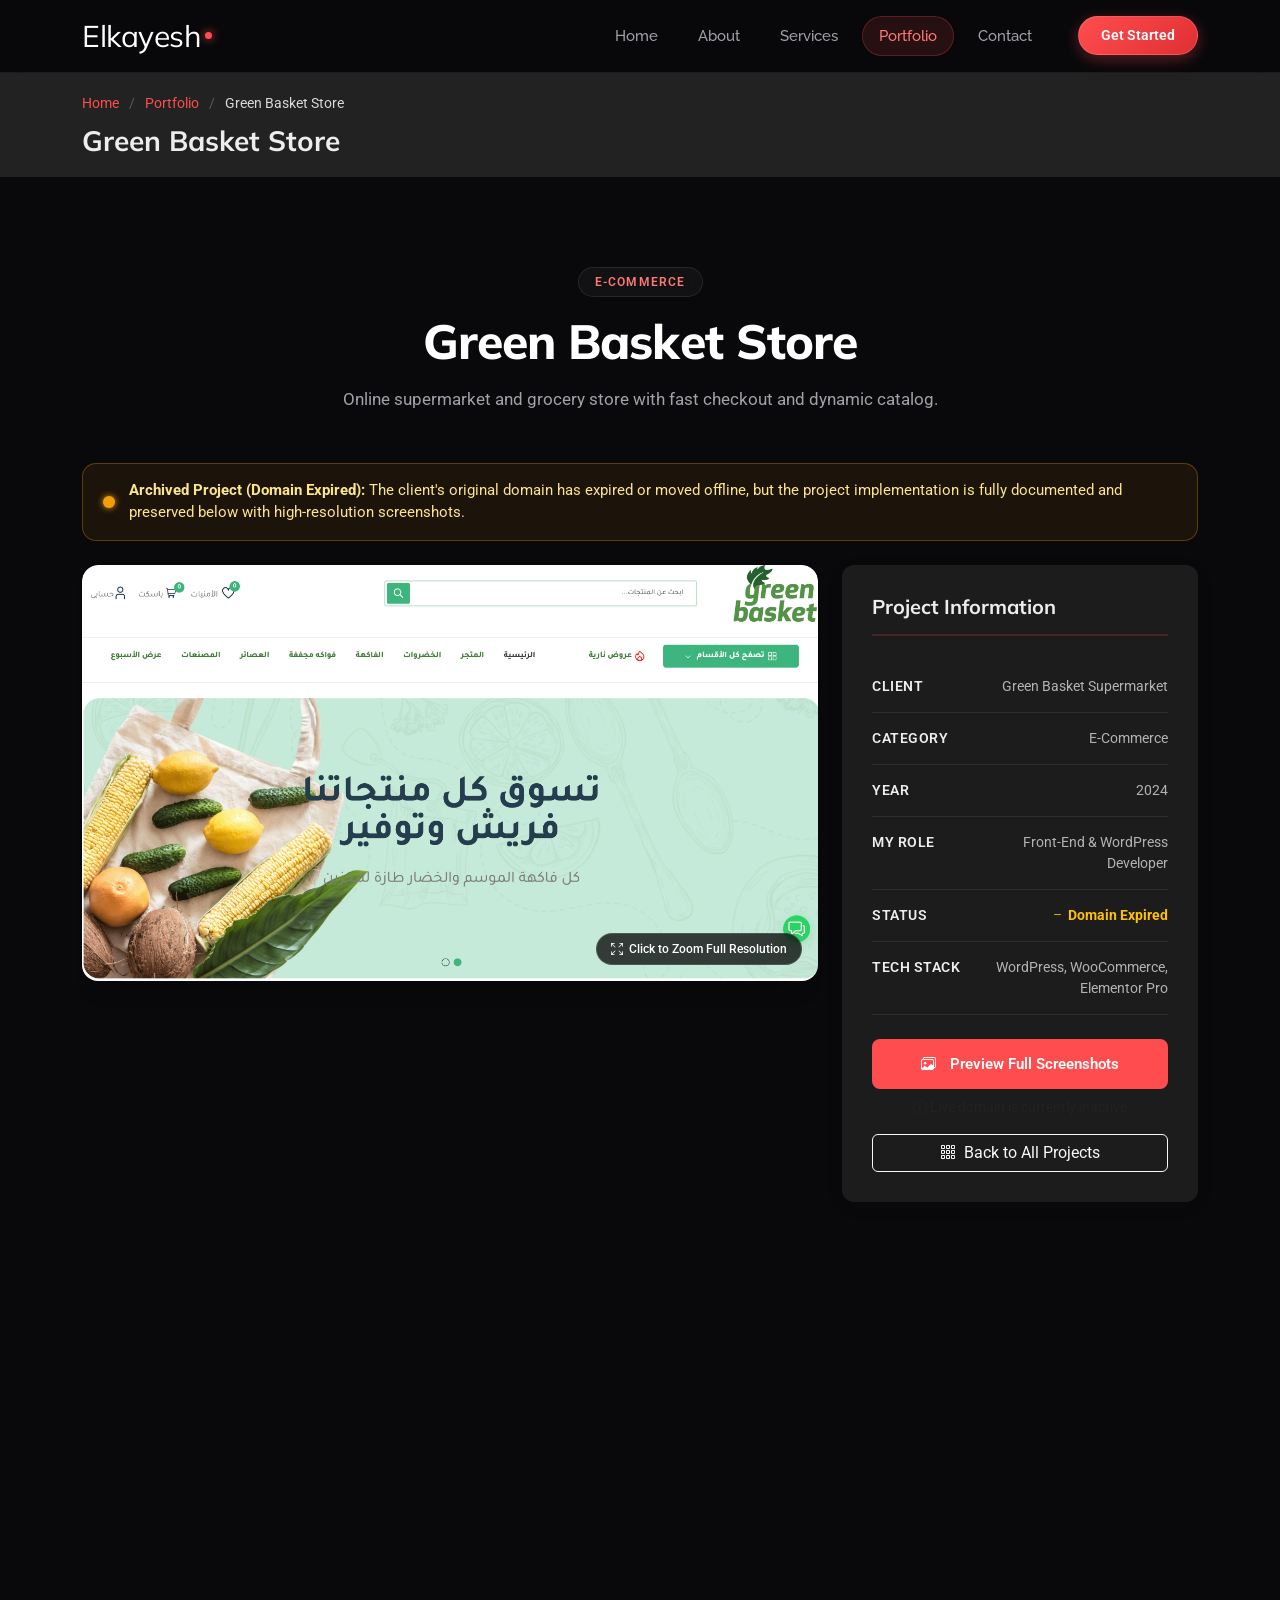
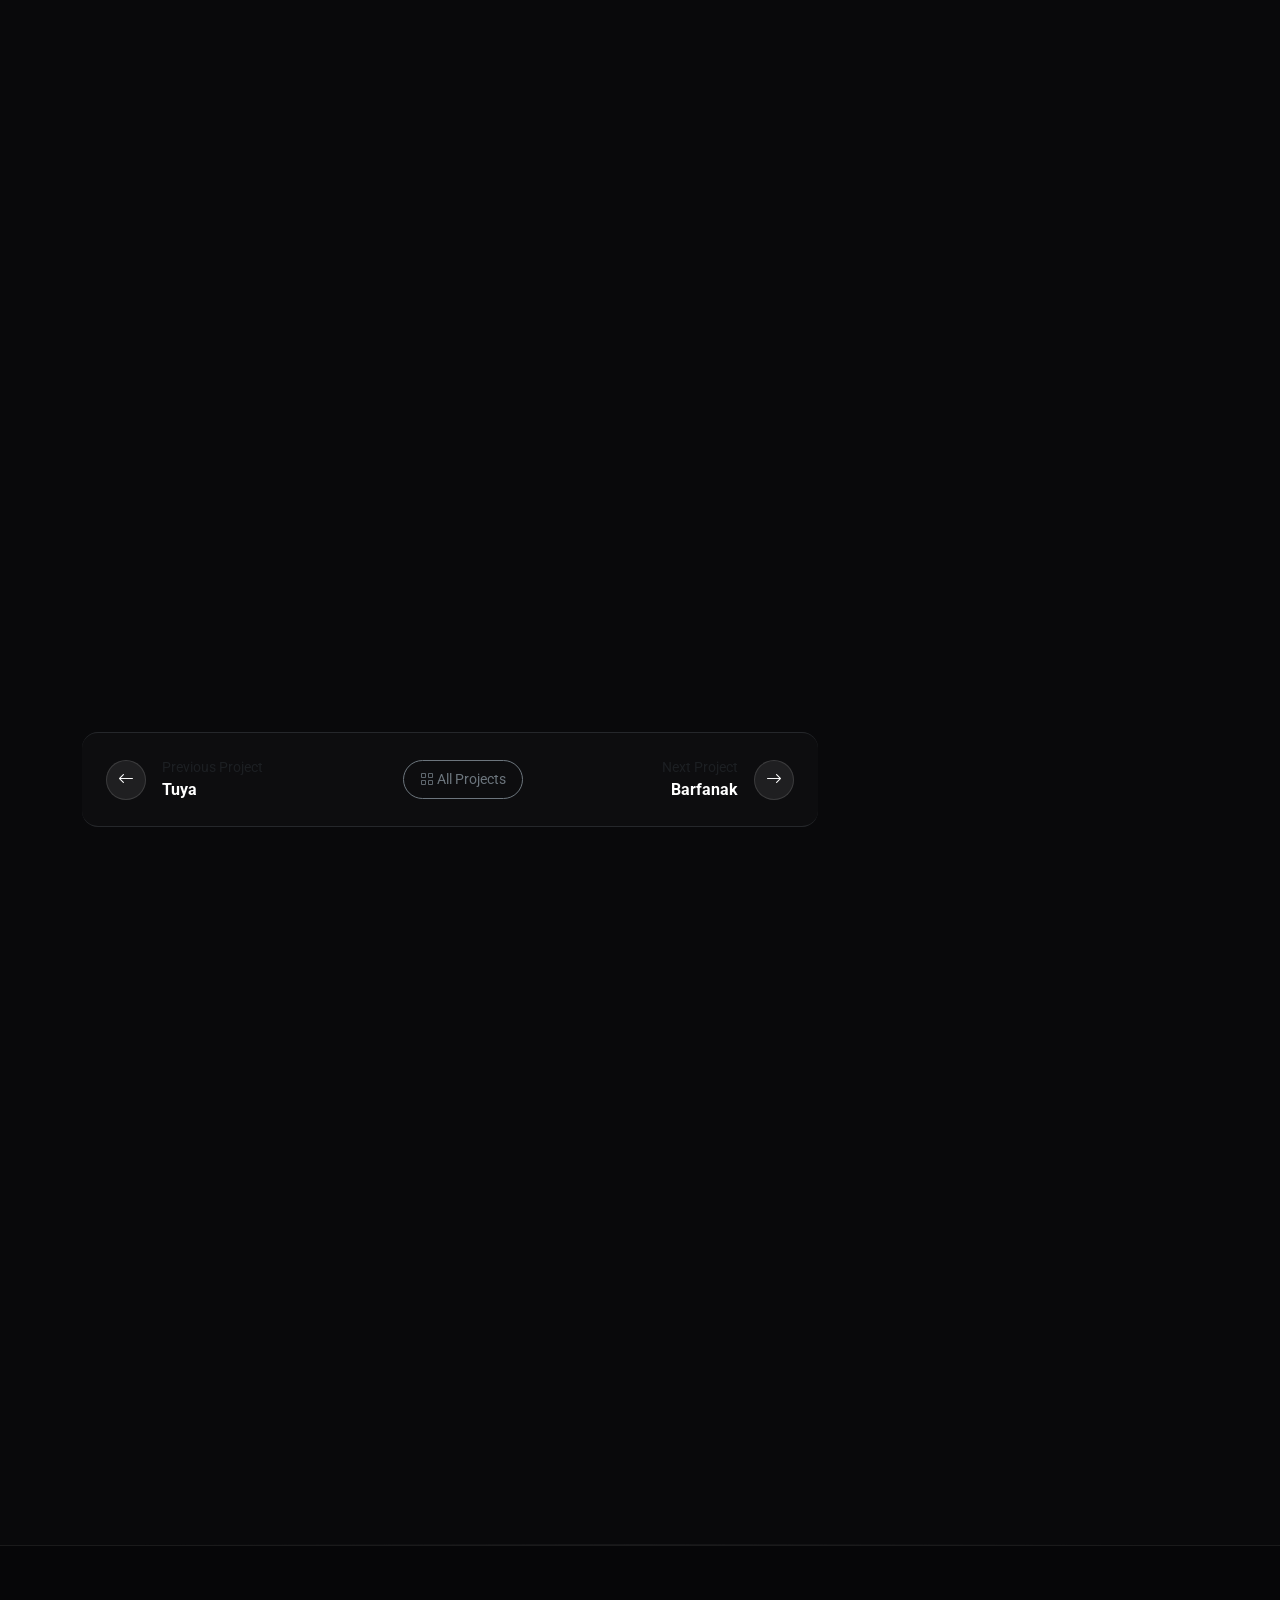
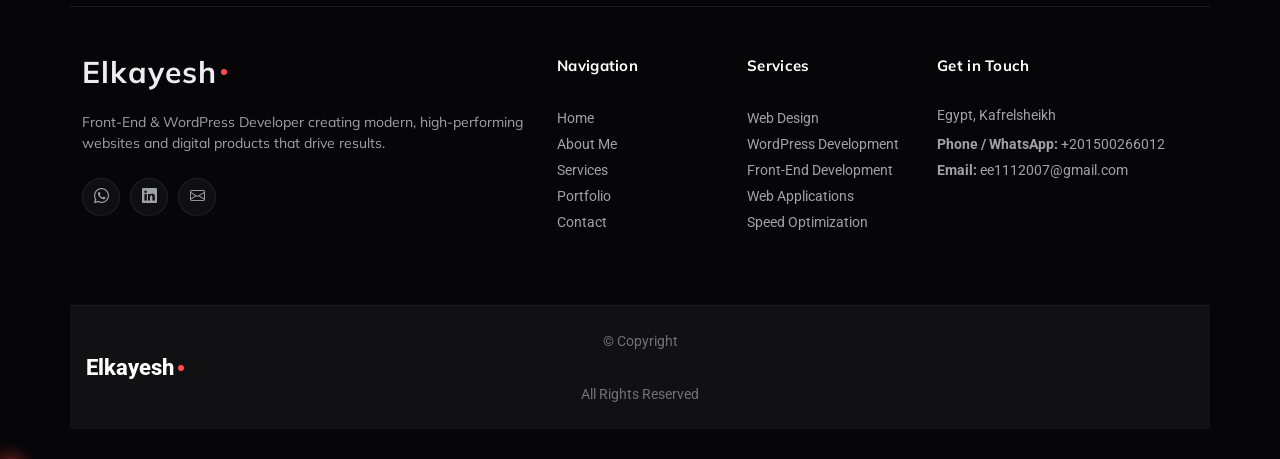
<file: portfolio-details.html>
<!DOCTYPE html>
<html lang="en">

<head>
  <meta charset="utf-8">
  <meta content="width=device-width, initial-scale=1.0" name="viewport">
  <title>Project Case Study - Eslam Elkayesh</title>
  <meta name="description" content="Detailed case study, technologies used, and visual showcase of web development projects by Eslam Elkayesh.">
  <meta name="keywords" content="WordPress, React, Front-End Developer, E-commerce, Web Development, Portfolio">

  <!-- Favicons -->
  <link href="assets/img/favicon.png" rel="icon">
  <link href="assets/img/apple-touch-icon.png" rel="apple-touch-icon">

  <!-- Fonts -->
  <link href="https://fonts.googleapis.com" rel="preconnect">
  <link href="https://fonts.gstatic.com" rel="preconnect" crossorigin>
  <link href="https://fonts.googleapis.com/css2?family=Roboto:ital,wght@0,100;0,300;0,400;0,500;0,700;0,900;1,100;1,300;1,400;1,500;1,700;1,900&family=Raleway:ital,wght@0,100;0,200;0,300;0,400;0,500;0,600;0,700;0,800;0,900;1,100;1,200;1,300;1,400;1,500;1,600;1,700;1,800;1,900&family=Mulish:ital,wght@0,200;0,300;0,400;0,500;0,600;0,700;0,800;0,900;1,200;1,300;1,400;1,500;1,600;1,700;1,800;1,900&display=swap" rel="stylesheet">

  <!-- Vendor CSS Files -->
  <link href="assets/vendor/bootstrap/css/bootstrap.min.css" rel="stylesheet">
  <link href="assets/vendor/bootstrap-icons/bootstrap-icons.css" rel="stylesheet">
  <link href="assets/vendor/aos/aos.css" rel="stylesheet">
  <link href="assets/vendor/glightbox/css/glightbox.min.css" rel="stylesheet">
  <link href="assets/vendor/swiper/swiper-bundle.min.css" rel="stylesheet">

  <!-- Main CSS File -->
  <link href="assets/css/main.css" rel="stylesheet">
  <link href="assets/css/portfolio-pro.css" rel="stylesheet">
  <link href="assets/css/theme-modern.css" rel="stylesheet">
</head>

<body class="portfolio-details-page dark-theme">

  <!-- Header -->
  <header id="header" class="header d-flex align-items-center sticky-top">
    <div class="container-fluid container-xl position-relative d-flex align-items-center">

      <a href="index.html" class="logo d-flex align-items-center me-auto">
        <h1 class="sitename">Elkayesh</h1>
      </a>

      <nav id="navmenu" class="navmenu">
        <ul>
          <li><a href="index.html#hero">Home</a></li>
          <li><a href="index.html#about">About</a></li>
          <li><a href="index.html#services">Services</a></li>
          <li><a href="index.html#portfolio" class="active">Portfolio</a></li>
          <li><a href="index.html#contact">Contact</a></li>
        </ul>
        <i class="mobile-nav-toggle d-xl-none bi bi-list"></i>
      </nav>

      <a class="btn-getstarted" href="index.html#contact">Get Started</a>

    </div>
  </header>

  <main class="main">

    <!-- Page Title -->
    <div class="page-title light-background">
      <div class="container">
        <nav class="breadcrumbs">
          <ol>
            <li><a href="index.html">Home</a></li>
            <li><a href="index.html#portfolio">Portfolio</a></li>
            <li class="current">Project Details</li>
          </ol>
        </nav>
        <h1>Project Details</h1>
      </div>
    </div><!-- End Page Title -->

    <!-- Portfolio Details Section -->
    <section id="portfolio-details" class="portfolio-details section">

      <!-- Section Title -->
      <div class="container section-title" data-aos="fade-up">
        <span class="subtitle">Case Study</span>
        <h2>Project Title</h2>
        <p>Comprehensive overview, technologies, and implementation details.</p>
      </div><!-- End Section Title -->

      <div class="container" data-aos="fade-up" data-aos-delay="100">

        <!-- Status Banner Container (Live vs Expired Domain) -->
        <div id="project-status-banner" class="mb-4"></div>

        <div class="row gy-5">

          <!-- Left Column: Media + Case Study -->
          <div class="col-lg-8">

            <!-- Showcase Slider / Single Preview -->
            <div class="portfolio-details-slider swiper init-swiper shadow-sm rounded-4 overflow-hidden mb-4">
              <div class="swiper-wrapper">
                <!-- Dynamically populated by JS -->
                <div class="swiper-slide text-center p-5">
                  <div class="spinner-border text-accent" role="status">
                    <span class="visually-hidden">Loading...</span>
                  </div>
                </div>
              </div>
              <div class="swiper-pagination"></div>
            </div>

            <!-- Case Study Content -->
            <div class="portfolio-content" data-aos="fade-up" data-aos-delay="200">
              <!-- Dynamically populated by JS -->
            </div>

            <!-- Previous / Next Project Navigation Bar -->
            <div id="project-prev-next-nav"></div>

          </div>

          <!-- Right Column: Sidebar Meta Info -->
          <div class="col-lg-4">
            <div class="sidebar sticky-lg-top" style="top: 100px;" data-aos="fade-up" data-aos-delay="200">

              <div class="info-card">
                <!-- Dynamically populated by JS -->
                <h3>Project Details</h3>
                <div class="text-center py-4 text-muted">Loading project information...</div>
              </div>

              <!-- Share Card -->
              <div class="share-card mt-4" data-aos="fade-up" data-aos-delay="300">
                <h3>Connect & Share</h3>
                <div class="social-links d-flex gap-2">
                  <a href="https://wa.me/201500266012" target="_blank" class="whatsapp" title="WhatsApp Me"><i class="bi bi-whatsapp"></i></a>
                  <a href="https://www.linkedin.com/in/eslam-elkayesh-6a0564281" target="_blank" class="linkedin" title="LinkedIn"><i class="bi bi-linkedin"></i></a>
                  <a href="mailto:ee1112007@gmail.com" class="email" title="Send Email"><i class="bi bi-envelope"></i></a>
                </div>
              </div>

            </div>
          </div>

        </div>

        <!-- Related / Other Projects Section -->
        <div class="related-projects-section mt-5 pt-5 border-top border-secondary border-opacity-25" data-aos="fade-up">
          <div class="section-title text-start mb-4">
            <span class="subtitle">Explore More</span>
            <h3 class="text-white">Other Featured Projects</h3>
          </div>
          <div class="row" id="related-projects-grid">
            <!-- Dynamically populated by JS -->
          </div>
        </div>

      </div>

    </section><!-- /Portfolio Details Section -->

  </main>

  <!-- Footer Section -->
  <footer id="footer" class="footer">
    <div class="container footer-top">
      <div class="row gy-4">
        <div class="col-lg-5 col-md-12 footer-about">
          <a href="index.html" class="logo d-flex align-items-center"><span class="sitename">Elkayesh</span></a>
          <p>Front-End & WordPress Developer creating modern, high-performing websites and digital products that drive results.</p>
          <div class="social-links d-flex mt-4">
            <a href="https://wa.me/201500266012" target="_blank"><i class="bi bi-whatsapp"></i></a>
            <a href="https://www.linkedin.com/in/eslam-elkayesh-6a0564281" target="_blank"><i class="bi bi-linkedin"></i></a>
            <a href="mailto:ee1112007@gmail.com"><i class="bi bi-envelope"></i></a>
          </div>
        </div>

        <div class="col-lg-2 col-6 footer-links">
          <h4>Navigation</h4>
          <ul>
            <li><a href="index.html#hero">Home</a></li>
            <li><a href="index.html#about">About Me</a></li>
            <li><a href="index.html#services">Services</a></li>
            <li><a href="index.html#portfolio">Portfolio</a></li>
            <li><a href="index.html#contact">Contact</a></li>
          </ul>
        </div>

        <div class="col-lg-2 col-6 footer-links">
          <h4>Services</h4>
          <ul>
            <li><a href="index.html#services">Web Design</a></li>
            <li><a href="index.html#services">WordPress Development</a></li>
            <li><a href="index.html#services">Front-End Development</a></li>
            <li><a href="index.html#services">Web Applications</a></li>
            <li><a href="index.html#services">Speed Optimization</a></li>
          </ul>
        </div>

        <div class="col-lg-3 col-md-12 footer-contact text-center text-md-start">
          <h4>Get in Touch</h4>
          <p>Egypt, Kafrelsheikh</p>
          <p class="mt-2"><strong>Phone / WhatsApp:</strong> +201500266012</p>
          <p><strong>Email:</strong> ee1112007@gmail.com</p>
        </div>
      </div>
    </div>

    <div class="container copyright text-center mt-4">
      <p>© <span>Copyright</span> <strong class="px-1 sitename">Elkayesh</strong> <span>All Rights Reserved</span></p>
    </div>
  </footer>

  <!-- Scroll Top -->
  <a href="#" id="scroll-top" class="scroll-top d-flex align-items-center justify-content-center"><i class="bi bi-arrow-up-short"></i></a>

  <!-- Preloader -->
  <div id="preloader"></div>

  <!-- Vendor JS Files -->
  <script src="assets/vendor/bootstrap/js/bootstrap.bundle.min.js"></script>
  <script src="assets/vendor/aos/aos.js"></script>
  <script src="assets/vendor/glightbox/js/glightbox.min.js"></script>
  <script src="assets/vendor/swiper/swiper-bundle.min.js"></script>

  <!-- Projects Data & Dynamic Details Scripts -->
  <script src="assets/js/projects-data.js"></script>
  <script src="assets/js/portfolio-details.js"></script>

  <!-- Main Template JS File -->
  <script src="assets/js/main.js"></script>

</body>

</html>
</file>
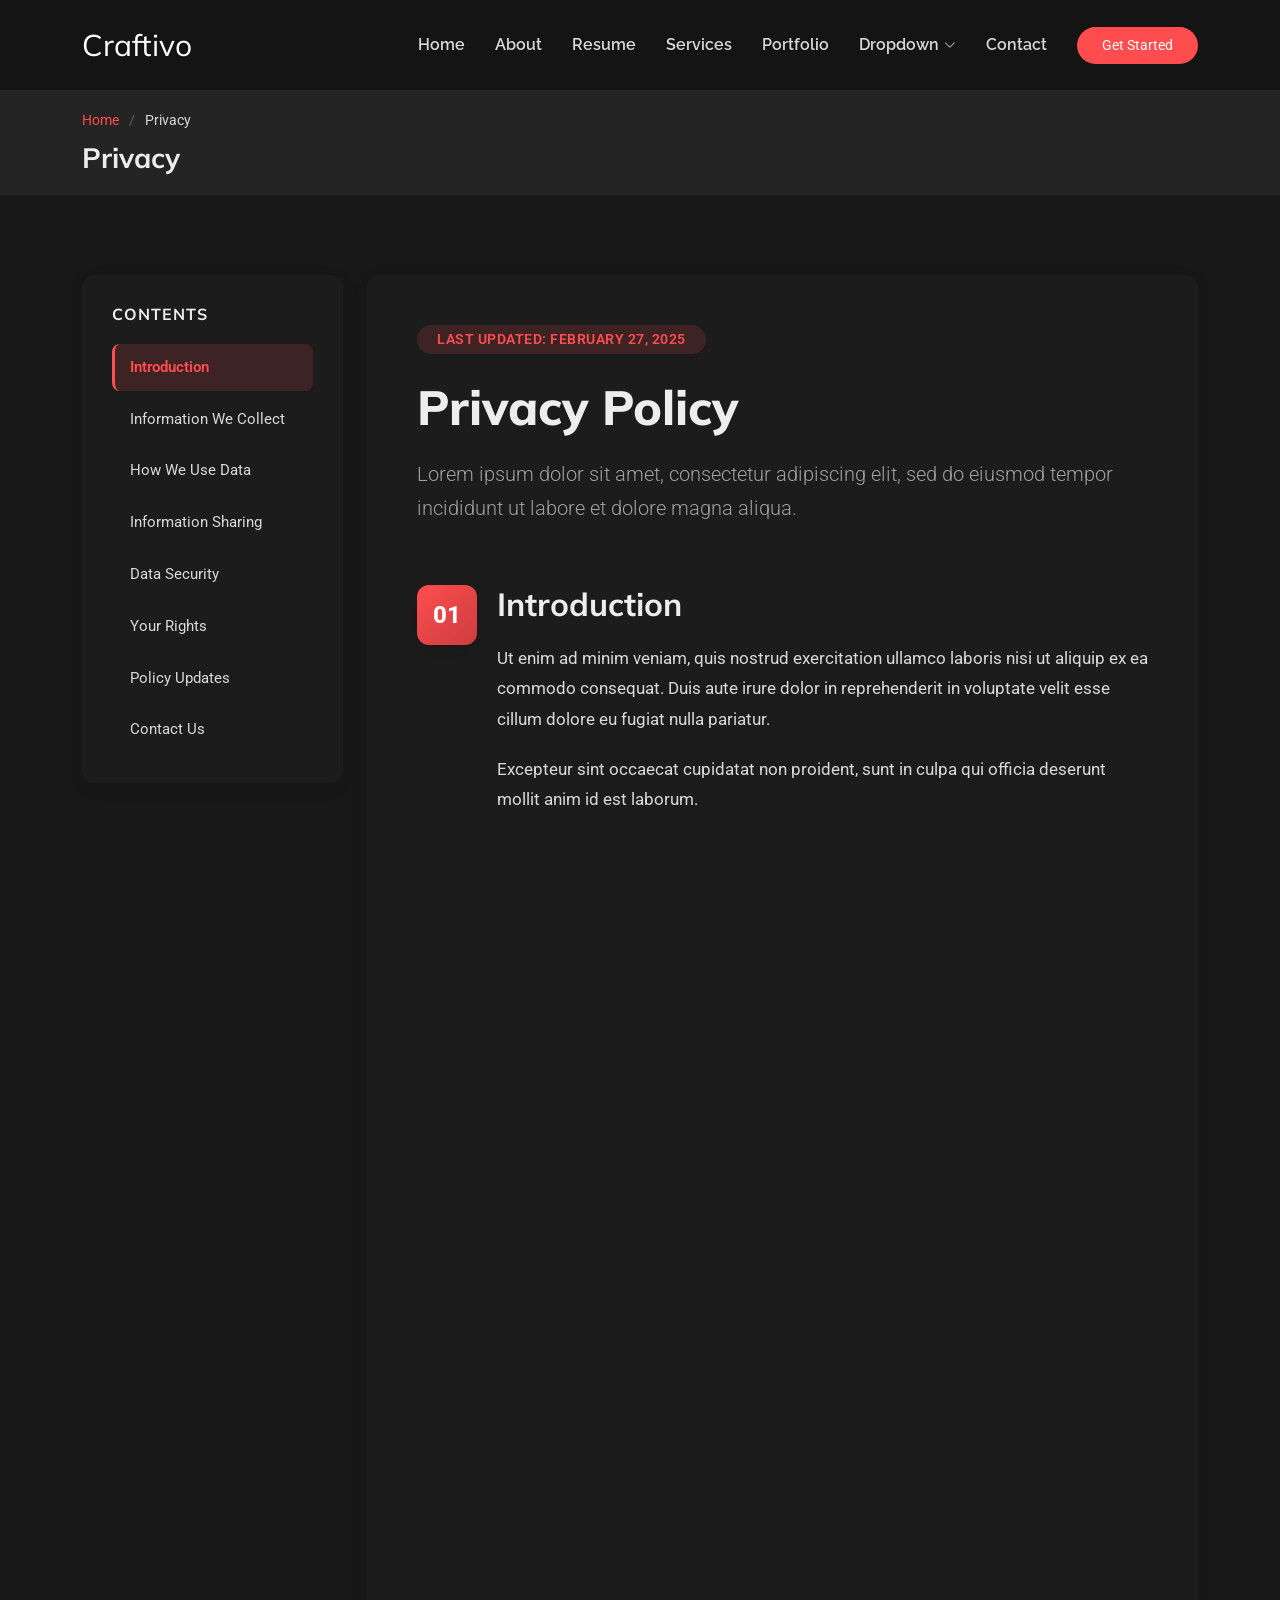
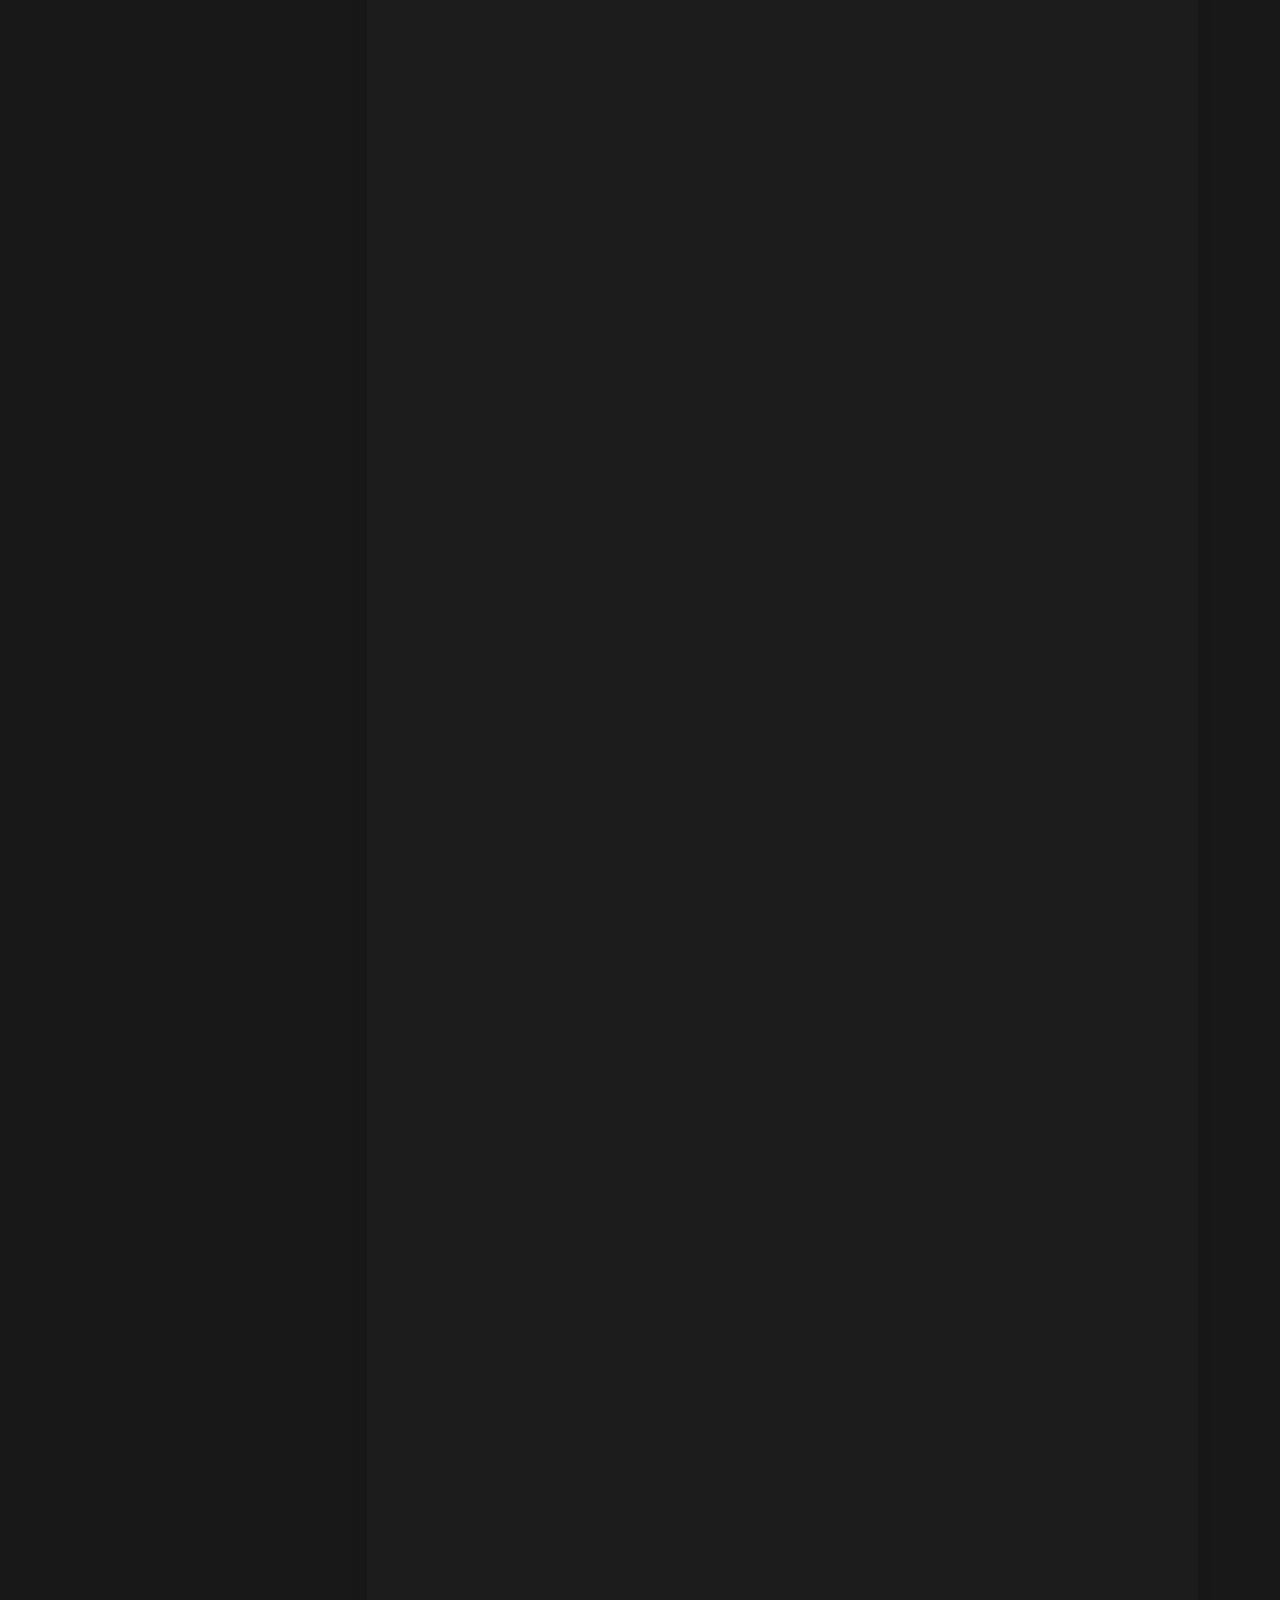
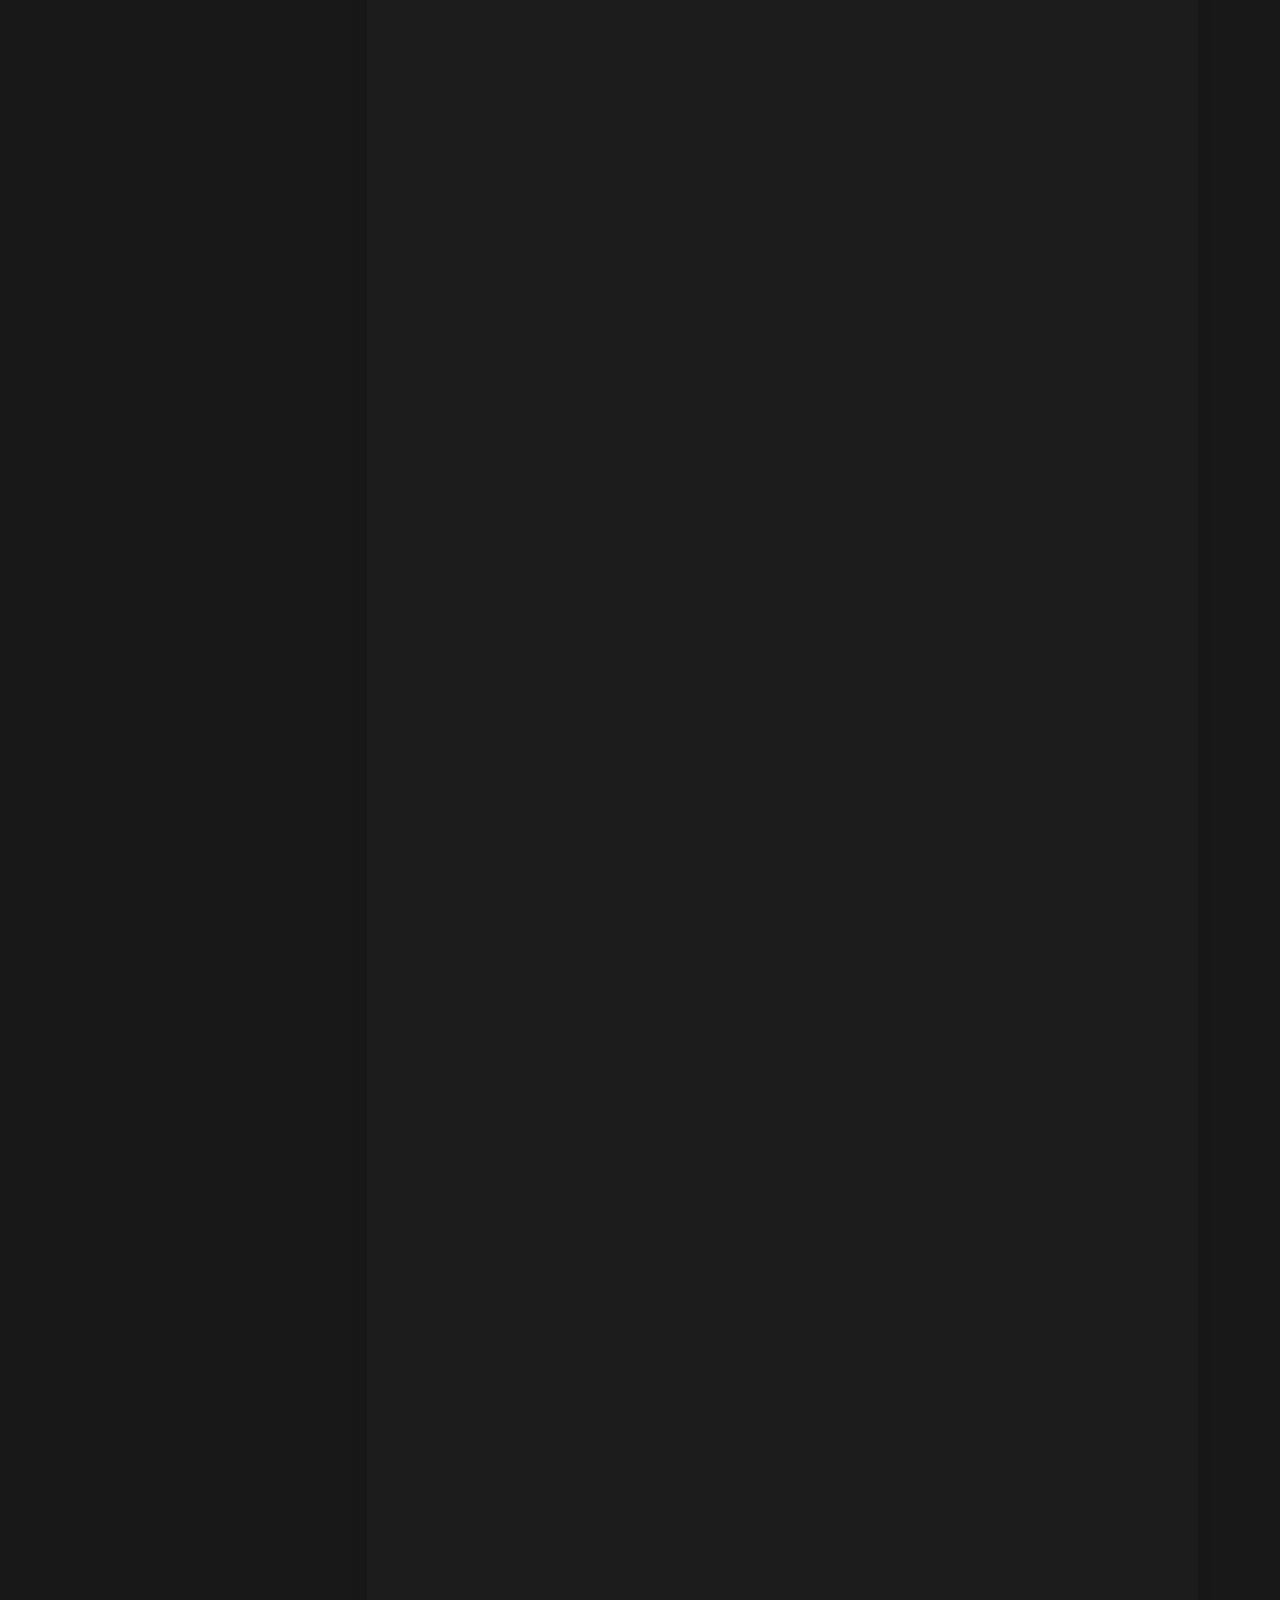
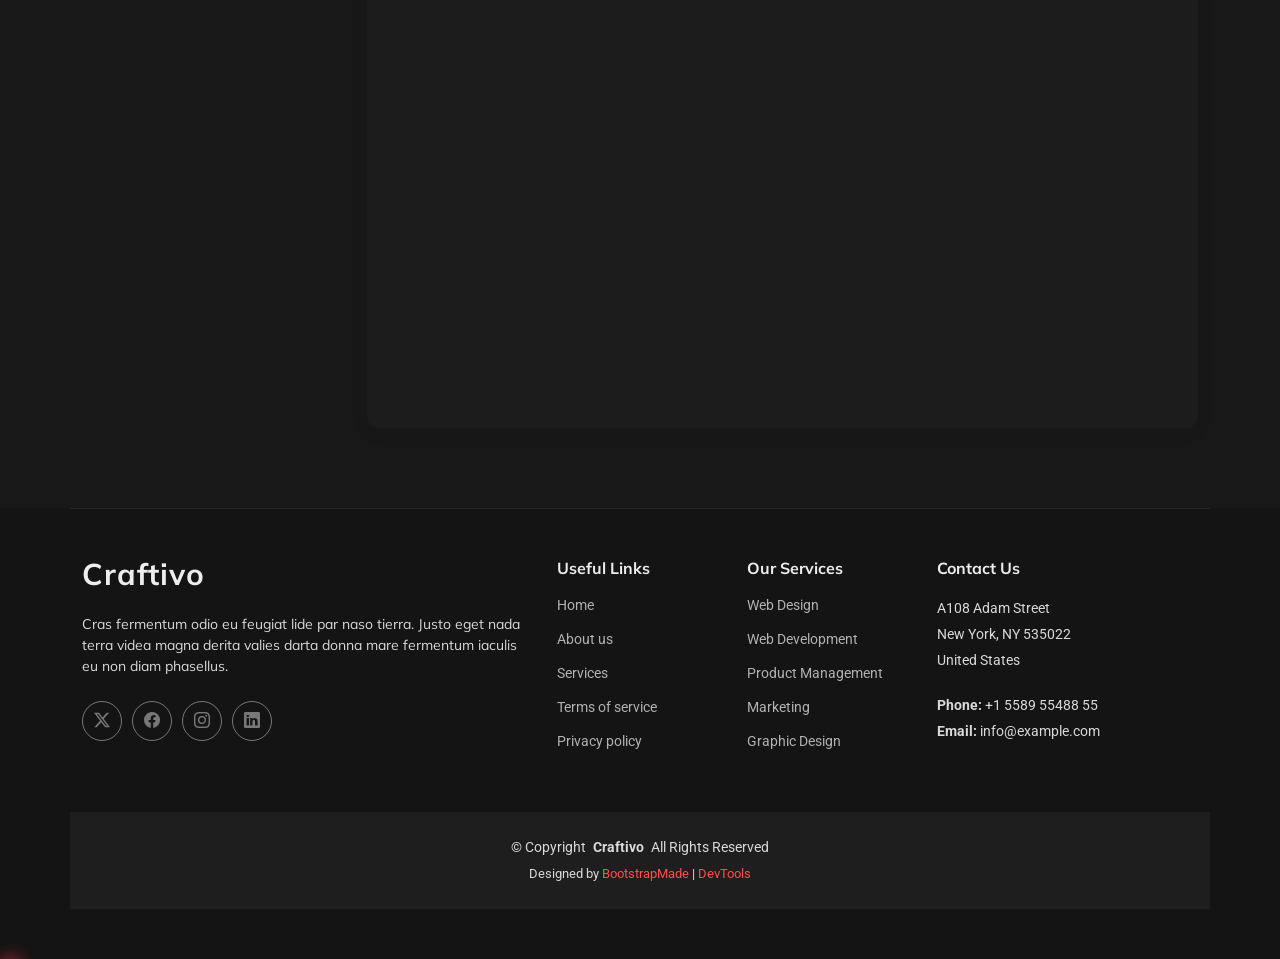
<file: privacy.html>
<!DOCTYPE html>
<html lang="en">

<head>
  <meta charset="utf-8">
  <meta content="width=device-width, initial-scale=1.0" name="viewport">
  <title>Privacy - Craftivo Bootstrap Template</title>
  <meta name="description" content="">
  <meta name="keywords" content="">

  <!-- Favicons -->
  <link href="assets/img/favicon.png" rel="icon">
  <link href="assets/img/apple-touch-icon.png" rel="apple-touch-icon">

  <!-- Fonts -->
  <link href="https://fonts.googleapis.com" rel="preconnect">
  <link href="https://fonts.gstatic.com" rel="preconnect" crossorigin>
  <link href="https://fonts.googleapis.com/css2?family=Roboto:ital,wght@0,100;0,300;0,400;0,500;0,700;0,900;1,100;1,300;1,400;1,500;1,700;1,900&family=Raleway:ital,wght@0,100;0,200;0,300;0,400;0,500;0,600;0,700;0,800;0,900;1,100;1,200;1,300;1,400;1,500;1,600;1,700;1,800;1,900&family=Mulish:ital,wght@0,200;0,300;0,400;0,500;0,600;0,700;0,800;0,900;1,200;1,300;1,400;1,500;1,600;1,700;1,800;1,900&display=swap" rel="stylesheet">

  <!-- Vendor CSS Files -->
  <link href="assets/vendor/bootstrap/css/bootstrap.min.css" rel="stylesheet">
  <link href="assets/vendor/bootstrap-icons/bootstrap-icons.css" rel="stylesheet">
  <link href="assets/vendor/aos/aos.css" rel="stylesheet">
  <link href="assets/vendor/glightbox/css/glightbox.min.css" rel="stylesheet">
  <link href="assets/vendor/swiper/swiper-bundle.min.css" rel="stylesheet">

  <!-- Main CSS File -->
  <link href="assets/css/main.css" rel="stylesheet">

  <!-- =======================================================
  * Template Name: Craftivo
  * Template URL: https://bootstrapmade.com/craftivo-bootstrap-portfolio-template/
  * Updated: Oct 04 2025 with Bootstrap v5.3.8
  * Author: BootstrapMade.com
  * License: https://bootstrapmade.com/license/
  ======================================================== -->
</head>

<body class="privacy-page">

  <header id="header" class="header d-flex align-items-center sticky-top">
    <div class="container-fluid container-xl position-relative d-flex align-items-center">

      <a href="index.html" class="logo d-flex align-items-center me-auto">
        <!-- Uncomment the line below if you also wish to use an image logo -->
        <!-- <img src="assets/img/logo.webp" alt=""> -->
        <h1 class="sitename">Craftivo</h1>
      </a>

      <nav id="navmenu" class="navmenu">
        <ul>
          <li><a href="#hero">Home</a></li>
          <li><a href="#about">About</a></li>
          <li><a href="#resume">Resume</a></li>
          <li><a href="#services">Services</a></li>
          <li><a href="#portfolio">Portfolio</a></li>
          <li class="dropdown"><a href="#"><span>Dropdown</span> <i class="bi bi-chevron-down toggle-dropdown"></i></a>
            <ul>
              <li><a href="#">Dropdown 1</a></li>
              <li class="dropdown"><a href="#"><span>Deep Dropdown</span> <i class="bi bi-chevron-down toggle-dropdown"></i></a>
                <ul>
                  <li><a href="#">Deep Dropdown 1</a></li>
                  <li><a href="#">Deep Dropdown 2</a></li>
                  <li><a href="#">Deep Dropdown 3</a></li>
                  <li><a href="#">Deep Dropdown 4</a></li>
                  <li><a href="#">Deep Dropdown 5</a></li>
                </ul>
              </li>
              <li><a href="#">Dropdown 2</a></li>
              <li><a href="#">Dropdown 3</a></li>
              <li><a href="#">Dropdown 4</a></li>
            </ul>
          </li>
          <li><a href="#contact">Contact</a></li>
        </ul>
        <i class="mobile-nav-toggle d-xl-none bi bi-list"></i>
      </nav>

      <a class="btn-getstarted" href="#about">Get Started</a>

    </div>
  </header>

  <main class="main">

    <!-- Page Title -->
    <div class="page-title light-background">
      <div class="container">
        <nav class="breadcrumbs">
          <ol>
            <li><a href="index.html">Home</a></li>
            <li class="current">Privacy</li>
          </ol>
        </nav>
        <h1>Privacy</h1>
      </div>
    </div><!-- End Page Title -->

    <!-- Privacy Section -->
    <section id="privacy" class="privacy section">

      <div class="container">

        <div class="row">
          <!-- Sidebar Navigation -->
          <div class="col-lg-3">
            <div class="policy-sidebar" data-aos="fade-right">
              <h3>Contents</h3>
              <nav class="policy-nav">
                <a href="#introduction" class="nav-link active">Introduction</a>
                <a href="#information-collect" class="nav-link">Information We Collect</a>
                <a href="#use-information" class="nav-link">How We Use Data</a>
                <a href="#sharing" class="nav-link">Information Sharing</a>
                <a href="#security" class="nav-link">Data Security</a>
                <a href="#rights" class="nav-link">Your Rights</a>
                <a href="#changes" class="nav-link">Policy Updates</a>
                <a href="#contact" class="nav-link">Contact Us</a>
              </nav>
            </div>
          </div>

          <!-- Main Content -->
          <div class="col-lg-9">
            <div class="policy-main">
              <!-- Header -->
              <div class="policy-hero" data-aos="fade-up">
                <div class="badge">Last Updated: February 27, 2025</div>
                <h1>Privacy Policy</h1>
                <p class="lead">Lorem ipsum dolor sit amet, consectetur adipiscing elit, sed do eiusmod tempor incididunt ut labore et dolore magna aliqua.</p>
              </div>

              <!-- Introduction -->
              <div class="policy-section" id="introduction" data-aos="fade-up" data-aos-delay="100">
                <div class="section-number">01</div>
                <h2>Introduction</h2>
                <p>Ut enim ad minim veniam, quis nostrud exercitation ullamco laboris nisi ut aliquip ex ea commodo consequat. Duis aute irure dolor in reprehenderit in voluptate velit esse cillum dolore eu fugiat nulla pariatur.</p>
                <p>Excepteur sint occaecat cupidatat non proident, sunt in culpa qui officia deserunt mollit anim id est laborum.</p>
              </div>

              <!-- Information Collection -->
              <div class="policy-section" id="information-collect" data-aos="fade-up" data-aos-delay="150">
                <div class="section-number">02</div>
                <h2>Information We Collect</h2>
                <p>Sed ut perspiciatis unde omnis iste natus error sit voluptatem accusantium doloremque laudantium, totam rem aperiam.</p>

                <div class="info-card">
                  <div class="card-icon">
                    <i class="bi bi-person-fill"></i>
                  </div>
                  <div class="card-content">
                    <h3>Personal Information</h3>
                    <p>Nemo enim ipsam voluptatem quia voluptas sit aspernatur aut odit aut fugit:</p>
                    <ul>
                      <li>Sed quia consequuntur magni dolores eos</li>
                      <li>Neque porro quisquam est</li>
                      <li>Quis autem vel eum iure reprehenderit</li>
                      <li>At vero eos et accusamus</li>
                    </ul>
                  </div>
                </div>

                <div class="info-card">
                  <div class="card-icon">
                    <i class="bi bi-gear-fill"></i>
                  </div>
                  <div class="card-content">
                    <h3>Automated Data Collection</h3>
                    <p>Et harum quidem rerum facilis est et expedita distinctio:</p>
                    <ul>
                      <li>Nam libero tempore, cum soluta nobis</li>
                      <li>Temporibus autem quibusdam et aut</li>
                      <li>Itaque earum rerum hic tenetur</li>
                      <li>Sed ut perspiciatis unde omnis</li>
                    </ul>
                  </div>
                </div>
              </div>

              <!-- Use of Information -->
              <div class="policy-section" id="use-information" data-aos="fade-up" data-aos-delay="200">
                <div class="section-number">03</div>
                <h2>How We Use Your Information</h2>
                <p>On the other hand, we denounce with righteous indignation and dislike men who are so beguiled and demoralized:</p>
                <div class="usage-grid">
                  <div class="usage-item">
                    <i class="bi bi-check-circle-fill"></i>
                    <span>Omnis dolor repellendus temporibus autem</span>
                  </div>
                  <div class="usage-item">
                    <i class="bi bi-check-circle-fill"></i>
                    <span>Itaque earum rerum hic tenetur sapiente</span>
                  </div>
                  <div class="usage-item">
                    <i class="bi bi-check-circle-fill"></i>
                    <span>Nam libero tempore cum soluta nobis</span>
                  </div>
                  <div class="usage-item">
                    <i class="bi bi-check-circle-fill"></i>
                    <span>Temporibus autem quibusdam et aut officiis</span>
                  </div>
                  <div class="usage-item">
                    <i class="bi bi-check-circle-fill"></i>
                    <span>At vero eos et accusamus dignissimos</span>
                  </div>
                  <div class="usage-item">
                    <i class="bi bi-check-circle-fill"></i>
                    <span>Et harum quidem rerum facilis expedita</span>
                  </div>
                </div>
              </div>

              <!-- Information Sharing -->
              <div class="policy-section" id="sharing" data-aos="fade-up" data-aos-delay="250">
                <div class="section-number">04</div>
                <h2>Information Sharing and Disclosure</h2>
                <p>These cases are perfectly simple and easy to distinguish. In a free hour, when our power of choice is untrammelled:</p>

                <div class="sharing-box">
                  <h3>With Your Consent</h3>
                  <p>Sed ut perspiciatis unde omnis iste natus error sit voluptatem accusantium doloremque laudantium, totam rem aperiam, eaque ipsa quae ab illo inventore.</p>
                </div>

                <div class="sharing-box">
                  <h3>Legal Requirements</h3>
                  <p>Nemo enim ipsam voluptatem quia voluptas sit aspernatur aut odit aut fugit, sed quia consequuntur magni dolores eos qui ratione:</p>
                  <ul>
                    <li>Voluptatem sequi nesciunt neque porro</li>
                    <li>Quisquam est qui dolorem ipsum quia</li>
                    <li>Dolor sit amet consectetur adipiscing elit</li>
                    <li>Sed do eiusmod tempor incididunt labore</li>
                  </ul>
                </div>
              </div>

              <!-- Data Security -->
              <div class="policy-section" id="security" data-aos="fade-up" data-aos-delay="300">
                <div class="section-number">05</div>
                <h2>Data Security</h2>
                <p>But I must explain to you how all this mistaken idea of denouncing pleasure and praising pain was born:</p>
                <div class="security-features">
                  <div class="feature">
                    <i class="bi bi-shield-lock"></i>
                    <h4>Encryption</h4>
                    <p>Lorem ipsum dolor sit amet consectetur adipiscing elit sed do eiusmod</p>
                  </div>
                  <div class="feature">
                    <i class="bi bi-eye-slash"></i>
                    <h4>Access Control</h4>
                    <p>Tempor incididunt ut labore et dolore magna aliqua ut enim minim veniam</p>
                  </div>
                  <div class="feature">
                    <i class="bi bi-database-lock"></i>
                    <h4>Data Protection</h4>
                    <p>Quis nostrud exercitation ullamco laboris nisi ut aliquip ex commodo</p>
                  </div>
                </div>
              </div>

              <!-- Your Rights -->
              <div class="policy-section" id="rights" data-aos="fade-up" data-aos-delay="100">
                <div class="section-number">06</div>
                <h2>Your Rights and Choices</h2>
                <p>Nor again is there anyone who loves or pursues or desires to obtain pain of itself, because it is pain:</p>
                <div class="rights-list">
                  <div class="right-item">
                    <div class="right-icon"><i class="bi bi-folder2-open"></i></div>
                    <div class="right-content">
                      <h4>Access Your Data</h4>
                      <p>Excepteur sint occaecat cupidatat non proident sunt in culpa</p>
                    </div>
                  </div>
                  <div class="right-item">
                    <div class="right-icon"><i class="bi bi-pencil-square"></i></div>
                    <div class="right-content">
                      <h4>Correct Information</h4>
                      <p>Qui officia deserunt mollit anim id est laborum sed ut</p>
                    </div>
                  </div>
                  <div class="right-item">
                    <div class="right-icon"><i class="bi bi-trash"></i></div>
                    <div class="right-content">
                      <h4>Delete Your Data</h4>
                      <p>Perspiciatis unde omnis iste natus error sit voluptatem</p>
                    </div>
                  </div>
                  <div class="right-item">
                    <div class="right-icon"><i class="bi bi-ban"></i></div>
                    <div class="right-content">
                      <h4>Object to Processing</h4>
                      <p>Accusantium doloremque laudantium totam rem aperiam</p>
                    </div>
                  </div>
                </div>
              </div>

              <!-- Policy Updates -->
              <div class="policy-section" id="changes" data-aos="fade-up" data-aos-delay="150">
                <div class="section-number">07</div>
                <h2>Changes to This Policy</h2>
                <p>To take a trivial example, which of us ever undertakes laborious physical exercise, except to obtain some advantage from it.</p>
                <p>But who has any right to find fault with a man who chooses to enjoy a pleasure that has no annoying consequences.</p>
              </div>

              <!-- Contact Section -->
              <div class="policy-contact" id="contact" data-aos="fade-up" data-aos-delay="200">
                <div class="contact-card">
                  <h2>Need Help?</h2>
                  <p>At vero eos et accusamus et iusto odio dignissimos ducimus qui blanditiis praesentium:</p>
                  <div class="contact-info">
                    <div class="info-item">
                      <i class="bi bi-envelope"></i>
                      <div>
                        <strong>Email Address</strong>
                        <span>privacy@example.com</span>
                      </div>
                    </div>
                    <div class="info-item">
                      <i class="bi bi-geo-alt"></i>
                      <div>
                        <strong>Office Location</strong>
                        <span>742 Evergreen Terrace, Springfield, IL 62701</span>
                      </div>
                    </div>
                  </div>
                </div>
              </div>

            </div>
          </div>

        </div>

      </div>

    </section><!-- /Privacy Section -->

  </main>

  <footer id="footer" class="footer">

    <div class="container footer-top">
      <div class="row gy-4">
        <div class="col-lg-5 col-md-12 footer-about">
          <a href="index.html" class="logo d-flex align-items-center">
            <span class="sitename">Craftivo</span>
          </a>
          <p>Cras fermentum odio eu feugiat lide par naso tierra. Justo eget nada terra videa magna derita valies darta donna mare fermentum iaculis eu non diam phasellus.</p>
          <div class="social-links d-flex mt-4">
            <a href=""><i class="bi bi-twitter-x"></i></a>
            <a href=""><i class="bi bi-facebook"></i></a>
            <a href=""><i class="bi bi-instagram"></i></a>
            <a href=""><i class="bi bi-linkedin"></i></a>
          </div>
        </div>

        <div class="col-lg-2 col-6 footer-links">
          <h4>Useful Links</h4>
          <ul>
            <li><a href="#">Home</a></li>
            <li><a href="#">About us</a></li>
            <li><a href="#">Services</a></li>
            <li><a href="#">Terms of service</a></li>
            <li><a href="#">Privacy policy</a></li>
          </ul>
        </div>

        <div class="col-lg-2 col-6 footer-links">
          <h4>Our Services</h4>
          <ul>
            <li><a href="#">Web Design</a></li>
            <li><a href="#">Web Development</a></li>
            <li><a href="#">Product Management</a></li>
            <li><a href="#">Marketing</a></li>
            <li><a href="#">Graphic Design</a></li>
          </ul>
        </div>

        <div class="col-lg-3 col-md-12 footer-contact text-center text-md-start">
          <h4>Contact Us</h4>
          <p>A108 Adam Street</p>
          <p>New York, NY 535022</p>
          <p>United States</p>
          <p class="mt-4"><strong>Phone:</strong> <span>+1 5589 55488 55</span></p>
          <p><strong>Email:</strong> <span>info@example.com</span></p>
        </div>

      </div>
    </div>

    <div class="container copyright text-center mt-4">
      <p>© <span>Copyright</span> <strong class="px-1 sitename">Craftivo</strong> <span>All Rights Reserved</span></p>
      <div class="credits">
        <!-- All the links in the footer should remain intact. -->
        <!-- You can delete the links only if you've purchased the pro version. -->
        <!-- Licensing information: https://bootstrapmade.com/license/ -->
        <!-- Purchase the pro version with working PHP/AJAX contact form: [buy-url] -->
        Designed by <a href="https://bootstrapmade.com/">BootstrapMade</a> | <a href="https://bootstrapmade.com/tools/">DevTools</a>
      </div>
    </div>

  </footer>

  <!-- Scroll Top -->
  <a href="#" id="scroll-top" class="scroll-top d-flex align-items-center justify-content-center"><i class="bi bi-arrow-up-short"></i></a>

  <!-- Preloader -->
  <div id="preloader"></div>

  <!-- Vendor JS Files -->
  <script src="assets/vendor/bootstrap/js/bootstrap.bundle.min.js"></script>
  <script src="assets/vendor/php-email-form/validate.js"></script>
  <script src="assets/vendor/aos/aos.js"></script>
  <script src="assets/vendor/typed.js/typed.umd.js"></script>
  <script src="assets/vendor/waypoints/noframework.waypoints.js"></script>
  <script src="assets/vendor/glightbox/js/glightbox.min.js"></script>
  <script src="assets/vendor/imagesloaded/imagesloaded.pkgd.min.js"></script>
  <script src="assets/vendor/isotope-layout/isotope.pkgd.min.js"></script>
  <script src="assets/vendor/swiper/swiper-bundle.min.js"></script>

  <!-- Main JS File -->
  <script src="assets/js/main.js"></script>

</body>

</html>
</file>
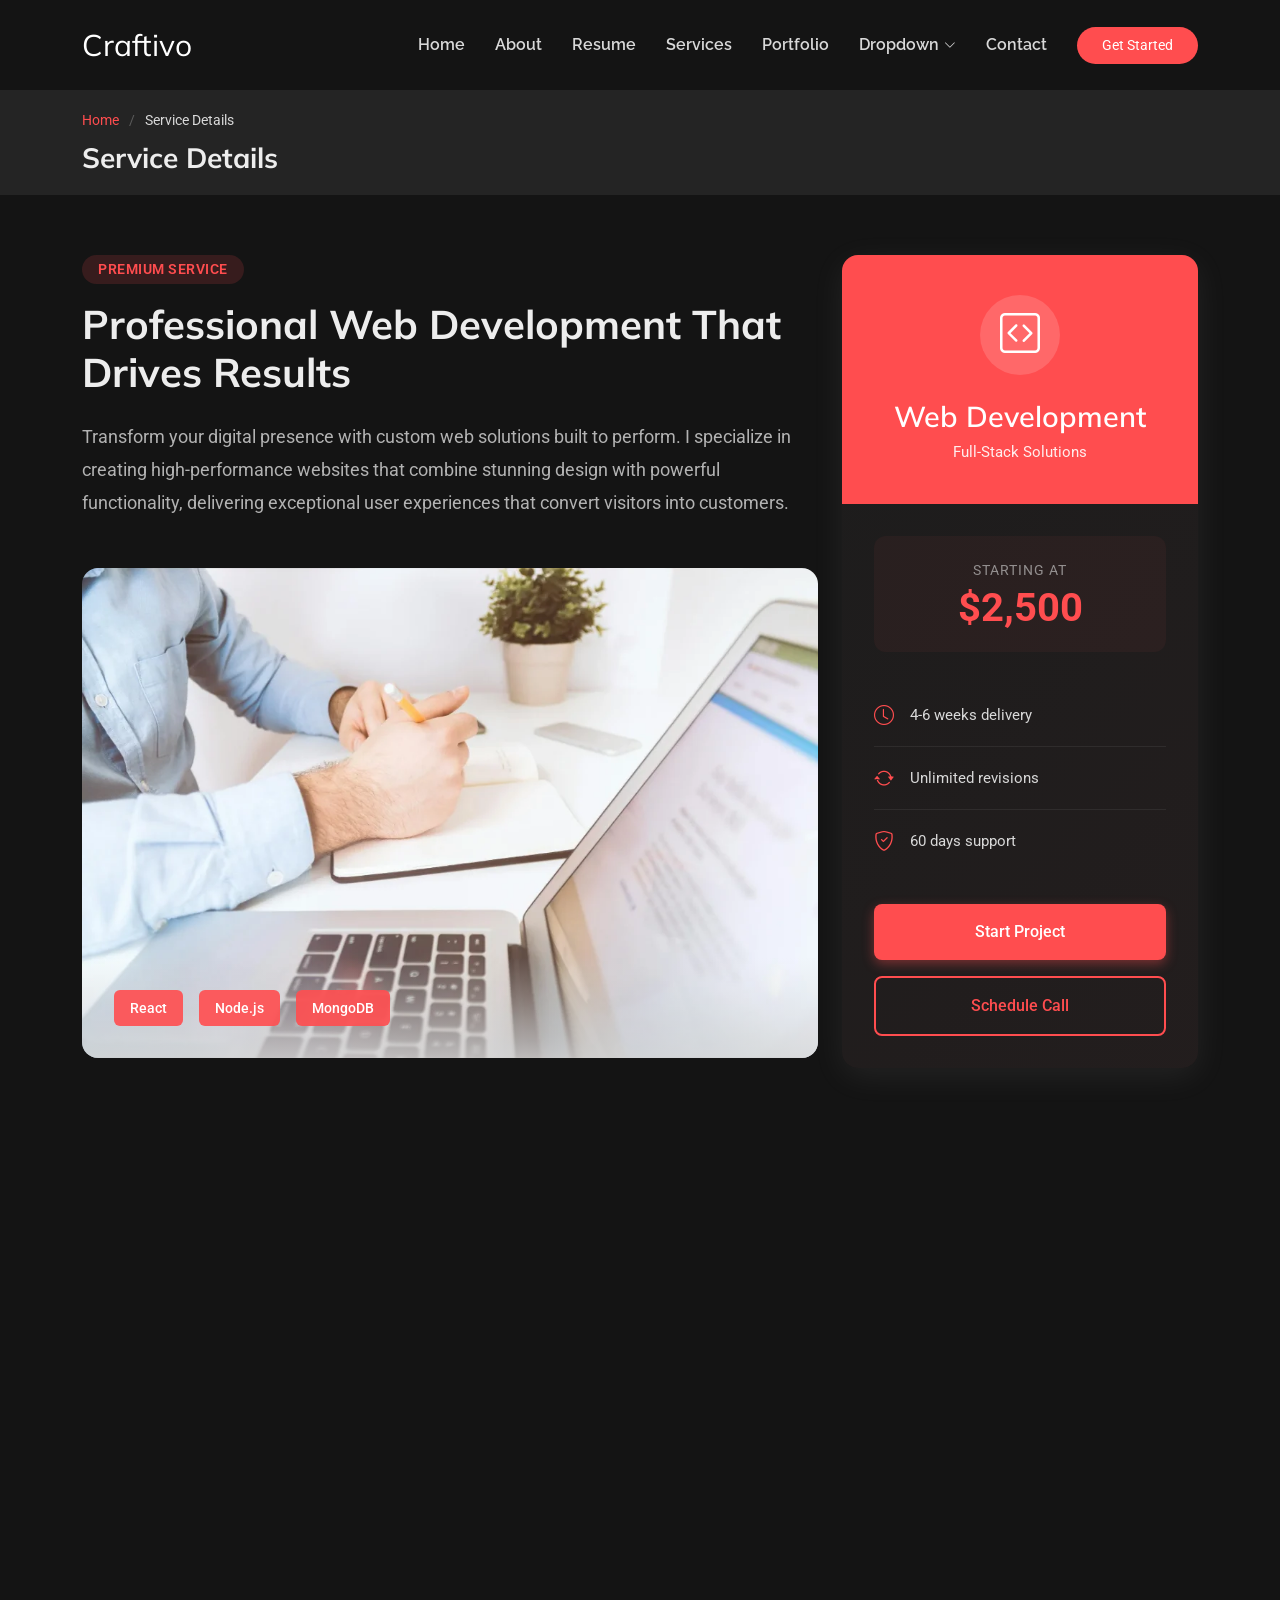
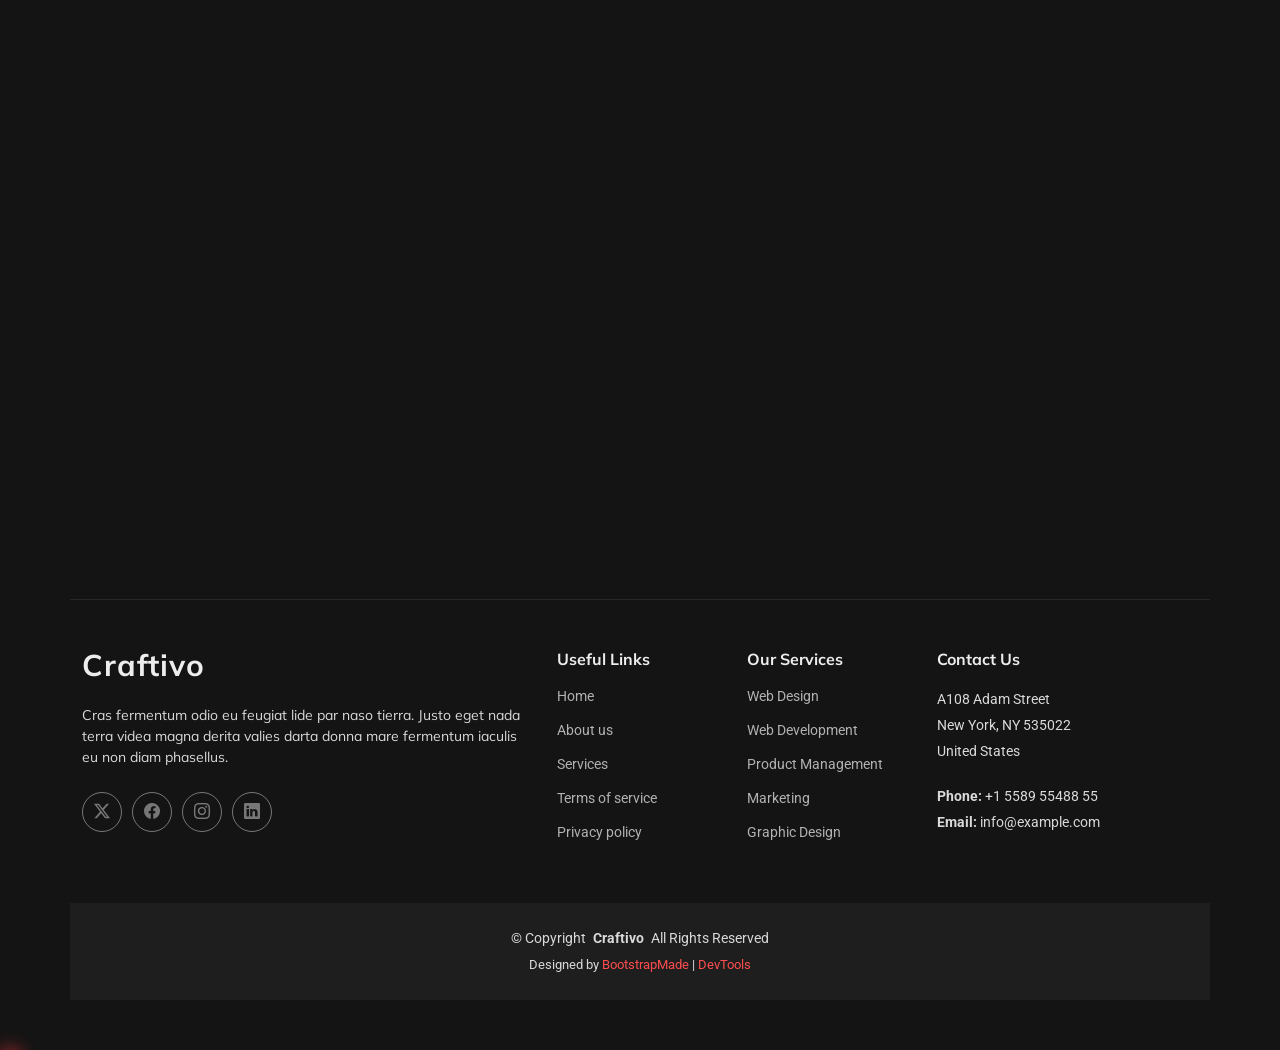
<file: service-details.html>
<!DOCTYPE html>
<html lang="en">

<head>
  <meta charset="utf-8">
  <meta content="width=device-width, initial-scale=1.0" name="viewport">
  <title>Service Details - Craftivo Bootstrap Template</title>
  <meta name="description" content="">
  <meta name="keywords" content="">

  <!-- Favicons -->
  <link href="assets/img/favicon.png" rel="icon">
  <link href="assets/img/apple-touch-icon.png" rel="apple-touch-icon">

  <!-- Fonts -->
  <link href="https://fonts.googleapis.com" rel="preconnect">
  <link href="https://fonts.gstatic.com" rel="preconnect" crossorigin>
  <link href="https://fonts.googleapis.com/css2?family=Roboto:ital,wght@0,100;0,300;0,400;0,500;0,700;0,900;1,100;1,300;1,400;1,500;1,700;1,900&family=Raleway:ital,wght@0,100;0,200;0,300;0,400;0,500;0,600;0,700;0,800;0,900;1,100;1,200;1,300;1,400;1,500;1,600;1,700;1,800;1,900&family=Mulish:ital,wght@0,200;0,300;0,400;0,500;0,600;0,700;0,800;0,900;1,200;1,300;1,400;1,500;1,600;1,700;1,800;1,900&display=swap" rel="stylesheet">

  <!-- Vendor CSS Files -->
  <link href="assets/vendor/bootstrap/css/bootstrap.min.css" rel="stylesheet">
  <link href="assets/vendor/bootstrap-icons/bootstrap-icons.css" rel="stylesheet">
  <link href="assets/vendor/aos/aos.css" rel="stylesheet">
  <link href="assets/vendor/glightbox/css/glightbox.min.css" rel="stylesheet">
  <link href="assets/vendor/swiper/swiper-bundle.min.css" rel="stylesheet">

  <!-- Main CSS File -->
  <link href="assets/css/main.css" rel="stylesheet">

  <!-- =======================================================
  * Template Name: Craftivo
  * Template URL: https://bootstrapmade.com/craftivo-bootstrap-portfolio-template/
  * Updated: Oct 04 2025 with Bootstrap v5.3.8
  * Author: BootstrapMade.com
  * License: https://bootstrapmade.com/license/
  ======================================================== -->
</head>

<body class="service-details-page">

  <header id="header" class="header d-flex align-items-center sticky-top">
    <div class="container-fluid container-xl position-relative d-flex align-items-center">

      <a href="index.html" class="logo d-flex align-items-center me-auto">
        <!-- Uncomment the line below if you also wish to use an image logo -->
        <!-- <img src="assets/img/logo.webp" alt=""> -->
        <h1 class="sitename">Craftivo</h1>
      </a>

      <nav id="navmenu" class="navmenu">
        <ul>
          <li><a href="#hero">Home</a></li>
          <li><a href="#about">About</a></li>
          <li><a href="#resume">Resume</a></li>
          <li><a href="#services">Services</a></li>
          <li><a href="#portfolio">Portfolio</a></li>
          <li class="dropdown"><a href="#"><span>Dropdown</span> <i class="bi bi-chevron-down toggle-dropdown"></i></a>
            <ul>
              <li><a href="#">Dropdown 1</a></li>
              <li class="dropdown"><a href="#"><span>Deep Dropdown</span> <i class="bi bi-chevron-down toggle-dropdown"></i></a>
                <ul>
                  <li><a href="#">Deep Dropdown 1</a></li>
                  <li><a href="#">Deep Dropdown 2</a></li>
                  <li><a href="#">Deep Dropdown 3</a></li>
                  <li><a href="#">Deep Dropdown 4</a></li>
                  <li><a href="#">Deep Dropdown 5</a></li>
                </ul>
              </li>
              <li><a href="#">Dropdown 2</a></li>
              <li><a href="#">Dropdown 3</a></li>
              <li><a href="#">Dropdown 4</a></li>
            </ul>
          </li>
          <li><a href="#contact">Contact</a></li>
        </ul>
        <i class="mobile-nav-toggle d-xl-none bi bi-list"></i>
      </nav>

      <a class="btn-getstarted" href="#about">Get Started</a>

    </div>
  </header>

  <main class="main">

    <!-- Page Title -->
    <div class="page-title light-background">
      <div class="container">
        <nav class="breadcrumbs">
          <ol>
            <li><a href="index.html">Home</a></li>
            <li class="current">Service Details</li>
          </ol>
        </nav>
        <h1>Service Details</h1>
      </div>
    </div><!-- End Page Title -->

    <!-- Service Details Section -->
    <section id="service-details" class="service-details section">

      <div class="container" data-aos="fade-up" data-aos-delay="100">

        <div class="row">

          <div class="col-lg-4 order-lg-2">

            <div class="sticky-sidebar">

              <div class="service-card" data-aos="fade-left" data-aos-delay="200">
                <div class="card-header">
                  <div class="service-icon">
                    <i class="bi bi-code-square"></i>
                  </div>
                  <h3>Web Development</h3>
                  <p class="service-tagline">Full-Stack Solutions</p>
                </div>
                <div class="card-body">
                  <div class="price-tag">
                    <span class="label">Starting at</span>
                    <span class="price">$2,500</span>
                  </div>
                  <ul class="quick-info">
                    <li>
                      <i class="bi bi-clock"></i>
                      <span>4-6 weeks delivery</span>
                    </li>
                    <li>
                      <i class="bi bi-arrow-repeat"></i>
                      <span>Unlimited revisions</span>
                    </li>
                    <li>
                      <i class="bi bi-shield-check"></i>
                      <span>60 days support</span>
                    </li>
                  </ul>
                  <div class="cta-buttons">
                    <a href="#" class="btn-primary">Start Project</a>
                    <a href="#" class="btn-secondary">Schedule Call</a>
                  </div>
                </div>
              </div>

              <div class="contact-card" data-aos="fade-left" data-aos-delay="300">
                <h4>Have Questions?</h4>
                <p>Let's discuss your project requirements and how I can help.</p>
                <div class="contact-methods">
                  <a href="mailto:hello@example.com" class="contact-item">
                    <i class="bi bi-envelope"></i>
                    <span>hello@example.com</span>
                  </a>
                  <a href="tel:+15551234567" class="contact-item">
                    <i class="bi bi-telephone"></i>
                    <span>+1 (555) 123-4567</span>
                  </a>
                </div>
              </div>

            </div>

          </div>

          <div class="col-lg-8 order-lg-1">

            <div class="service-overview" data-aos="fade-up" data-aos-delay="200">
              <div class="overview-header">
                <span class="badge">Premium Service</span>
                <h2>Professional Web Development That Drives Results</h2>
              </div>
              <p class="lead-text">Transform your digital presence with custom web solutions built to perform. I specialize in creating high-performance websites that combine stunning design with powerful functionality, delivering exceptional user experiences that convert visitors into customers.</p>
            </div>

            <div class="service-image-showcase" data-aos="zoom-in" data-aos-delay="300">
              <img src="assets/img/services/services-1.webp" alt="Web Development" class="img-fluid main-image">
              <div class="image-overlay">
                <div class="tech-stack">
                  <span class="tech-item">React</span>
                  <span class="tech-item">Node.js</span>
                  <span class="tech-item">MongoDB</span>
                </div>
              </div>
            </div>

            <div class="features-grid" data-aos="fade-up" data-aos-delay="400">
              <h3 class="section-heading">What You Get</h3>
              <div class="row g-4">
                <div class="col-md-6">
                  <div class="feature-box">
                    <div class="icon-wrapper">
                      <i class="bi bi-layers"></i>
                    </div>
                    <h4>Modern Architecture</h4>
                    <p>Scalable, maintainable code structure using the latest web technologies and best practices for long-term success.</p>
                  </div>
                </div>
                <div class="col-md-6">
                  <div class="feature-box">
                    <div class="icon-wrapper">
                      <i class="bi bi-speedometer2"></i>
                    </div>
                    <h4>Lightning Fast</h4>
                    <p>Optimized performance with lazy loading, code splitting, and CDN integration for instant page loads.</p>
                  </div>
                </div>
                <div class="col-md-6">
                  <div class="feature-box">
                    <div class="icon-wrapper">
                      <i class="bi bi-phone-landscape"></i>
                    </div>
                    <h4>Responsive Design</h4>
                    <p>Pixel-perfect layouts that adapt seamlessly across all devices, from mobile phones to large desktop screens.</p>
                  </div>
                </div>
                <div class="col-md-6">
                  <div class="feature-box">
                    <div class="icon-wrapper">
                      <i class="bi bi-graph-up"></i>
                    </div>
                    <h4>SEO Optimized</h4>
                    <p>Search engine friendly structure with semantic HTML, meta tags, and performance optimizations built in.</p>
                  </div>
                </div>
              </div>
            </div>

            <div class="workflow-section" data-aos="fade-up" data-aos-delay="500">
              <h3 class="section-heading">Development Workflow</h3>
              <div class="timeline">
                <div class="timeline-item">
                  <div class="timeline-marker">1</div>
                  <div class="timeline-content">
                    <h4>Strategy &amp; Planning</h4>
                    <p>Duis aute irure dolor in reprehenderit in voluptate velit esse cillum dolore eu fugiat nulla pariatur. Excepteur sint occaecat cupidatat non proident.</p>
                    <span class="duration">1 week</span>
                  </div>
                </div>
                <div class="timeline-item">
                  <div class="timeline-marker">2</div>
                  <div class="timeline-content">
                    <h4>Design &amp; Prototyping</h4>
                    <p>Sed ut perspiciatis unde omnis iste natus error sit voluptatem accusantium doloremque laudantium, totam rem aperiam eaque ipsa quae.</p>
                    <span class="duration">1-2 weeks</span>
                  </div>
                </div>
                <div class="timeline-item">
                  <div class="timeline-marker">3</div>
                  <div class="timeline-content">
                    <h4>Development &amp; Testing</h4>
                    <p>At vero eos et accusamus et iusto odio dignissimos ducimus qui blanditiis praesentium voluptatum deleniti atque corrupti quos dolores.</p>
                    <span class="duration">2-3 weeks</span>
                  </div>
                </div>
                <div class="timeline-item">
                  <div class="timeline-marker">4</div>
                  <div class="timeline-content">
                    <h4>Launch &amp; Optimization</h4>
                    <p>Quis autem vel eum iure reprehenderit qui in ea voluptate velit esse quam nihil molestiae consequatur vel illum qui dolorem.</p>
                    <span class="duration">1 week</span>
                  </div>
                </div>
              </div>
            </div>

            <div class="testimonial-section" data-aos="fade-up" data-aos-delay="600">
              <div class="testimonial-card">
                <div class="stars">
                  <i class="bi bi-star-fill"></i>
                  <i class="bi bi-star-fill"></i>
                  <i class="bi bi-star-fill"></i>
                  <i class="bi bi-star-fill"></i>
                  <i class="bi bi-star-fill"></i>
                </div>
                <blockquote>
                  "Nemo enim ipsam voluptatem quia voluptas sit aspernatur aut odit aut fugit, sed quia consequuntur magni dolores eos qui ratione voluptatem sequi nesciunt. Exceptional work and outstanding communication throughout."
                </blockquote>
                <div class="client-info">
                  <img src="assets/img/person/person-m-5.webp" alt="Michael Chen" class="client-avatar">
                  <div class="client-details">
                    <h5>Michael Chen</h5>
                    <p>Founder, TechStart Inc.</p>
                  </div>
                </div>
              </div>
            </div>

            <div class="tech-details" data-aos="fade-up" data-aos-delay="700">
              <h3 class="section-heading">Technologies &amp; Tools</h3>
              <div class="tech-categories">
                <div class="tech-category">
                  <h5>Frontend</h5>
                  <div class="tech-tags">
                    <span>React</span>
                    <span>Vue.js</span>
                    <span>TypeScript</span>
                    <span>Tailwind CSS</span>
                    <span>SASS</span>
                  </div>
                </div>
                <div class="tech-category">
                  <h5>Backend</h5>
                  <div class="tech-tags">
                    <span>Node.js</span>
                    <span>Express</span>
                    <span>Python</span>
                    <span>Django</span>
                    <span>REST API</span>
                  </div>
                </div>
                <div class="tech-category">
                  <h5>Database</h5>
                  <div class="tech-tags">
                    <span>MongoDB</span>
                    <span>PostgreSQL</span>
                    <span>Redis</span>
                    <span>Firebase</span>
                  </div>
                </div>
              </div>
            </div>

          </div>

        </div>

      </div>

    </section><!-- /Service Details Section -->

  </main>

  <footer id="footer" class="footer">

    <div class="container footer-top">
      <div class="row gy-4">
        <div class="col-lg-5 col-md-12 footer-about">
          <a href="index.html" class="logo d-flex align-items-center">
            <span class="sitename">Craftivo</span>
          </a>
          <p>Cras fermentum odio eu feugiat lide par naso tierra. Justo eget nada terra videa magna derita valies darta donna mare fermentum iaculis eu non diam phasellus.</p>
          <div class="social-links d-flex mt-4">
            <a href=""><i class="bi bi-twitter-x"></i></a>
            <a href=""><i class="bi bi-facebook"></i></a>
            <a href=""><i class="bi bi-instagram"></i></a>
            <a href=""><i class="bi bi-linkedin"></i></a>
          </div>
        </div>

        <div class="col-lg-2 col-6 footer-links">
          <h4>Useful Links</h4>
          <ul>
            <li><a href="#">Home</a></li>
            <li><a href="#">About us</a></li>
            <li><a href="#">Services</a></li>
            <li><a href="#">Terms of service</a></li>
            <li><a href="#">Privacy policy</a></li>
          </ul>
        </div>

        <div class="col-lg-2 col-6 footer-links">
          <h4>Our Services</h4>
          <ul>
            <li><a href="#">Web Design</a></li>
            <li><a href="#">Web Development</a></li>
            <li><a href="#">Product Management</a></li>
            <li><a href="#">Marketing</a></li>
            <li><a href="#">Graphic Design</a></li>
          </ul>
        </div>

        <div class="col-lg-3 col-md-12 footer-contact text-center text-md-start">
          <h4>Contact Us</h4>
          <p>A108 Adam Street</p>
          <p>New York, NY 535022</p>
          <p>United States</p>
          <p class="mt-4"><strong>Phone:</strong> <span>+1 5589 55488 55</span></p>
          <p><strong>Email:</strong> <span>info@example.com</span></p>
        </div>

      </div>
    </div>

    <div class="container copyright text-center mt-4">
      <p>© <span>Copyright</span> <strong class="px-1 sitename">Craftivo</strong> <span>All Rights Reserved</span></p>
      <div class="credits">
        <!-- All the links in the footer should remain intact. -->
        <!-- You can delete the links only if you've purchased the pro version. -->
        <!-- Licensing information: https://bootstrapmade.com/license/ -->
        <!-- Purchase the pro version with working PHP/AJAX contact form: [buy-url] -->
        Designed by <a href="https://bootstrapmade.com/">BootstrapMade</a> | <a href="https://bootstrapmade.com/tools/">DevTools</a>
      </div>
    </div>

  </footer>

  <!-- Scroll Top -->
  <a href="#" id="scroll-top" class="scroll-top d-flex align-items-center justify-content-center"><i class="bi bi-arrow-up-short"></i></a>

  <!-- Preloader -->
  <div id="preloader"></div>

  <!-- Vendor JS Files -->
  <script src="assets/vendor/bootstrap/js/bootstrap.bundle.min.js"></script>
  <script src="assets/vendor/php-email-form/validate.js"></script>
  <script src="assets/vendor/aos/aos.js"></script>
  <script src="assets/vendor/typed.js/typed.umd.js"></script>
  <script src="assets/vendor/waypoints/noframework.waypoints.js"></script>
  <script src="assets/vendor/glightbox/js/glightbox.min.js"></script>
  <script src="assets/vendor/imagesloaded/imagesloaded.pkgd.min.js"></script>
  <script src="assets/vendor/isotope-layout/isotope.pkgd.min.js"></script>
  <script src="assets/vendor/swiper/swiper-bundle.min.js"></script>

  <!-- Main JS File -->
  <script src="assets/js/main.js"></script>

</body>

</html>
</file>
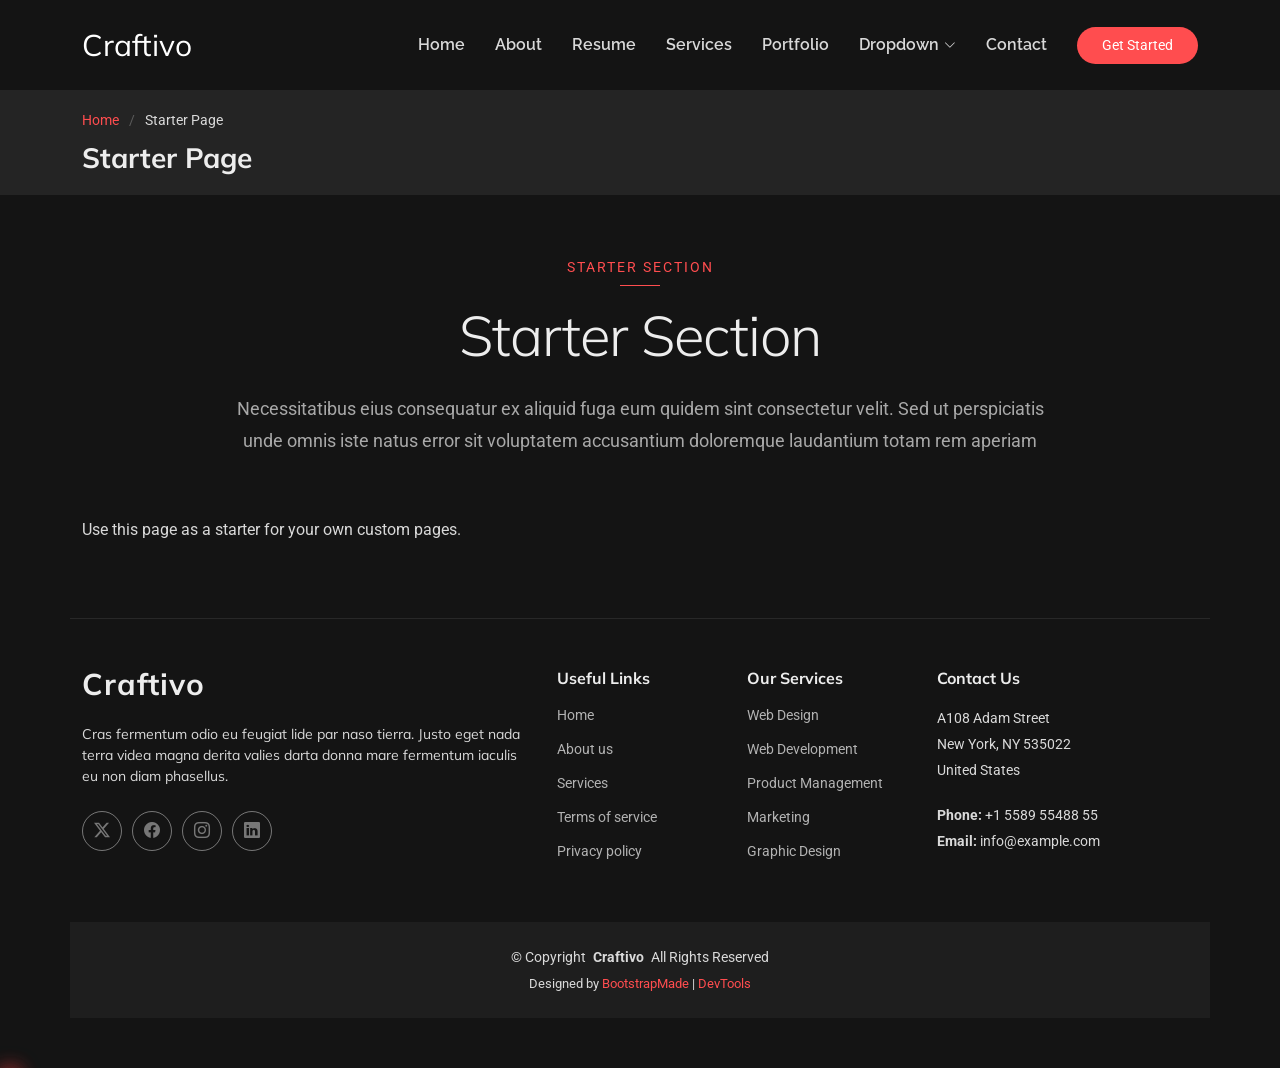
<file: starter-page.html>
<!DOCTYPE html>
<html lang="en">

<head>
  <meta charset="utf-8">
  <meta content="width=device-width, initial-scale=1.0" name="viewport">
  <title>Starter Page - Craftivo Bootstrap Template</title>
  <meta name="description" content="">
  <meta name="keywords" content="">

  <!-- Favicons -->
  <link href="assets/img/favicon.png" rel="icon">
  <link href="assets/img/apple-touch-icon.png" rel="apple-touch-icon">

  <!-- Fonts -->
  <link href="https://fonts.googleapis.com" rel="preconnect">
  <link href="https://fonts.gstatic.com" rel="preconnect" crossorigin>
  <link href="https://fonts.googleapis.com/css2?family=Roboto:ital,wght@0,100;0,300;0,400;0,500;0,700;0,900;1,100;1,300;1,400;1,500;1,700;1,900&family=Raleway:ital,wght@0,100;0,200;0,300;0,400;0,500;0,600;0,700;0,800;0,900;1,100;1,200;1,300;1,400;1,500;1,600;1,700;1,800;1,900&family=Mulish:ital,wght@0,200;0,300;0,400;0,500;0,600;0,700;0,800;0,900;1,200;1,300;1,400;1,500;1,600;1,700;1,800;1,900&display=swap" rel="stylesheet">

  <!-- Vendor CSS Files -->
  <link href="assets/vendor/bootstrap/css/bootstrap.min.css" rel="stylesheet">
  <link href="assets/vendor/bootstrap-icons/bootstrap-icons.css" rel="stylesheet">
  <link href="assets/vendor/aos/aos.css" rel="stylesheet">
  <link href="assets/vendor/glightbox/css/glightbox.min.css" rel="stylesheet">
  <link href="assets/vendor/swiper/swiper-bundle.min.css" rel="stylesheet">

  <!-- Main CSS File -->
  <link href="assets/css/main.css" rel="stylesheet">

  <!-- =======================================================
  * Template Name: Craftivo
  * Template URL: https://bootstrapmade.com/craftivo-bootstrap-portfolio-template/
  * Updated: Oct 04 2025 with Bootstrap v5.3.8
  * Author: BootstrapMade.com
  * License: https://bootstrapmade.com/license/
  ======================================================== -->
</head>

<body class="starter-page-page">

  <header id="header" class="header d-flex align-items-center sticky-top">
    <div class="container-fluid container-xl position-relative d-flex align-items-center">

      <a href="index.html" class="logo d-flex align-items-center me-auto">
        <!-- Uncomment the line below if you also wish to use an image logo -->
        <!-- <img src="assets/img/logo.webp" alt=""> -->
        <h1 class="sitename">Craftivo</h1>
      </a>

      <nav id="navmenu" class="navmenu">
        <ul>
          <li><a href="#hero">Home</a></li>
          <li><a href="#about">About</a></li>
          <li><a href="#resume">Resume</a></li>
          <li><a href="#services">Services</a></li>
          <li><a href="#portfolio">Portfolio</a></li>
          <li class="dropdown"><a href="#"><span>Dropdown</span> <i class="bi bi-chevron-down toggle-dropdown"></i></a>
            <ul>
              <li><a href="#">Dropdown 1</a></li>
              <li class="dropdown"><a href="#"><span>Deep Dropdown</span> <i class="bi bi-chevron-down toggle-dropdown"></i></a>
                <ul>
                  <li><a href="#">Deep Dropdown 1</a></li>
                  <li><a href="#">Deep Dropdown 2</a></li>
                  <li><a href="#">Deep Dropdown 3</a></li>
                  <li><a href="#">Deep Dropdown 4</a></li>
                  <li><a href="#">Deep Dropdown 5</a></li>
                </ul>
              </li>
              <li><a href="#">Dropdown 2</a></li>
              <li><a href="#">Dropdown 3</a></li>
              <li><a href="#">Dropdown 4</a></li>
            </ul>
          </li>
          <li><a href="#contact">Contact</a></li>
        </ul>
        <i class="mobile-nav-toggle d-xl-none bi bi-list"></i>
      </nav>

      <a class="btn-getstarted" href="#about">Get Started</a>

    </div>
  </header>

  <main class="main">

    <!-- Page Title -->
    <div class="page-title light-background">
      <div class="container">
        <nav class="breadcrumbs">
          <ol>
            <li><a href="index.html">Home</a></li>
            <li class="current">Starter Page</li>
          </ol>
        </nav>
        <h1>Starter Page</h1>
      </div>
    </div><!-- End Page Title -->

    <!-- Starter Section Section -->
    <section id="starter-section" class="starter-section section">

      <!-- Section Title -->
      <div class="container section-title" data-aos="fade-up">
        <span class="subtitle">Starter Section</span>
        <h2>Starter Section</h2>
        <p>Necessitatibus eius consequatur ex aliquid fuga eum quidem sint consectetur velit. Sed ut perspiciatis unde omnis iste natus error sit voluptatem accusantium doloremque laudantium totam rem aperiam</p>
      </div><!-- End Section Title -->

      <div class="container" data-aos="fade-up">
        <p>Use this page as a starter for your own custom pages.</p>
      </div>

    </section><!-- /Starter Section Section -->

  </main>

  <footer id="footer" class="footer">

    <div class="container footer-top">
      <div class="row gy-4">
        <div class="col-lg-5 col-md-12 footer-about">
          <a href="index.html" class="logo d-flex align-items-center">
            <span class="sitename">Craftivo</span>
          </a>
          <p>Cras fermentum odio eu feugiat lide par naso tierra. Justo eget nada terra videa magna derita valies darta donna mare fermentum iaculis eu non diam phasellus.</p>
          <div class="social-links d-flex mt-4">
            <a href=""><i class="bi bi-twitter-x"></i></a>
            <a href=""><i class="bi bi-facebook"></i></a>
            <a href=""><i class="bi bi-instagram"></i></a>
            <a href=""><i class="bi bi-linkedin"></i></a>
          </div>
        </div>

        <div class="col-lg-2 col-6 footer-links">
          <h4>Useful Links</h4>
          <ul>
            <li><a href="#">Home</a></li>
            <li><a href="#">About us</a></li>
            <li><a href="#">Services</a></li>
            <li><a href="#">Terms of service</a></li>
            <li><a href="#">Privacy policy</a></li>
          </ul>
        </div>

        <div class="col-lg-2 col-6 footer-links">
          <h4>Our Services</h4>
          <ul>
            <li><a href="#">Web Design</a></li>
            <li><a href="#">Web Development</a></li>
            <li><a href="#">Product Management</a></li>
            <li><a href="#">Marketing</a></li>
            <li><a href="#">Graphic Design</a></li>
          </ul>
        </div>

        <div class="col-lg-3 col-md-12 footer-contact text-center text-md-start">
          <h4>Contact Us</h4>
          <p>A108 Adam Street</p>
          <p>New York, NY 535022</p>
          <p>United States</p>
          <p class="mt-4"><strong>Phone:</strong> <span>+1 5589 55488 55</span></p>
          <p><strong>Email:</strong> <span>info@example.com</span></p>
        </div>

      </div>
    </div>

    <div class="container copyright text-center mt-4">
      <p>© <span>Copyright</span> <strong class="px-1 sitename">Craftivo</strong> <span>All Rights Reserved</span></p>
      <div class="credits">
        <!-- All the links in the footer should remain intact. -->
        <!-- You can delete the links only if you've purchased the pro version. -->
        <!-- Licensing information: https://bootstrapmade.com/license/ -->
        <!-- Purchase the pro version with working PHP/AJAX contact form: [buy-url] -->
        Designed by <a href="https://bootstrapmade.com/">BootstrapMade</a> | <a href="https://bootstrapmade.com/tools/">DevTools</a>
      </div>
    </div>

  </footer>

  <!-- Scroll Top -->
  <a href="#" id="scroll-top" class="scroll-top d-flex align-items-center justify-content-center"><i class="bi bi-arrow-up-short"></i></a>

  <!-- Preloader -->
  <div id="preloader"></div>

  <!-- Vendor JS Files -->
  <script src="assets/vendor/bootstrap/js/bootstrap.bundle.min.js"></script>
  <script src="assets/vendor/php-email-form/validate.js"></script>
  <script src="assets/vendor/aos/aos.js"></script>
  <script src="assets/vendor/typed.js/typed.umd.js"></script>
  <script src="assets/vendor/waypoints/noframework.waypoints.js"></script>
  <script src="assets/vendor/glightbox/js/glightbox.min.js"></script>
  <script src="assets/vendor/imagesloaded/imagesloaded.pkgd.min.js"></script>
  <script src="assets/vendor/isotope-layout/isotope.pkgd.min.js"></script>
  <script src="assets/vendor/swiper/swiper-bundle.min.js"></script>

  <!-- Main JS File -->
  <script src="assets/js/main.js"></script>

</body>

</html>
</file>
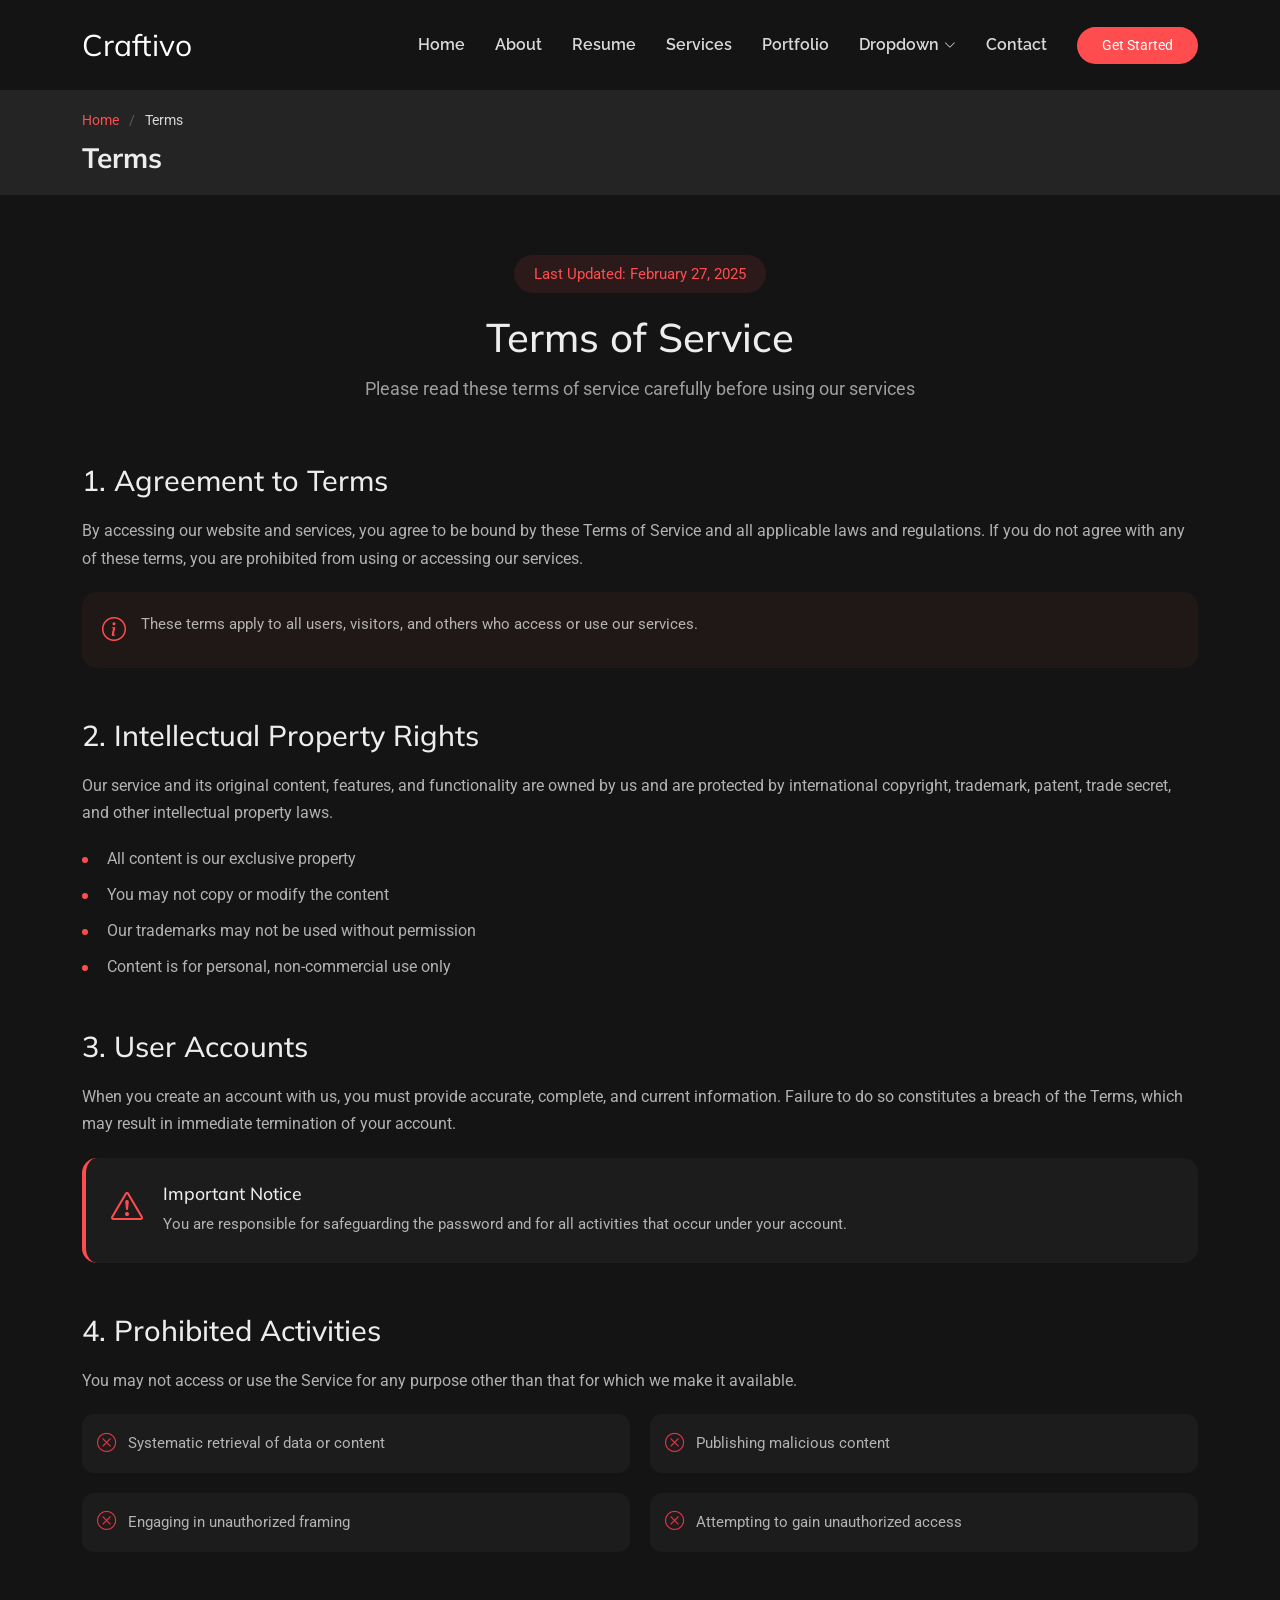
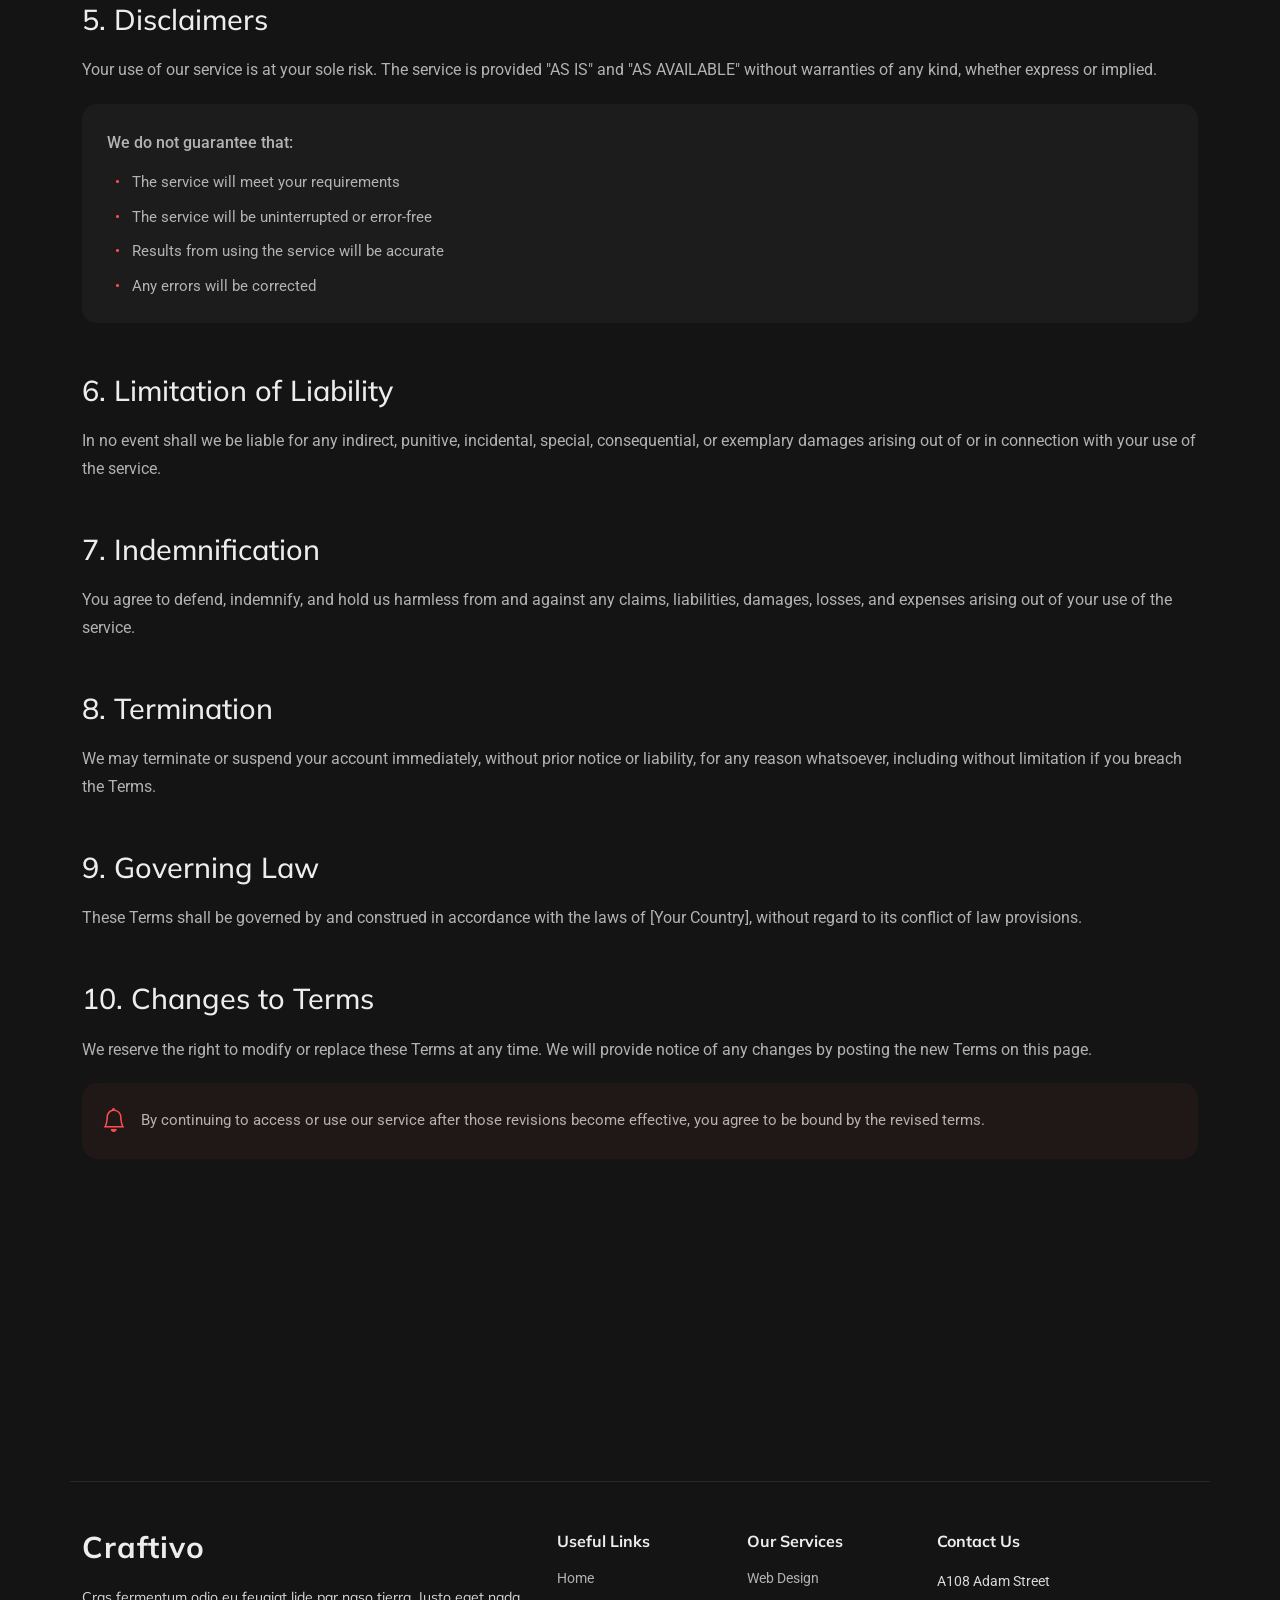
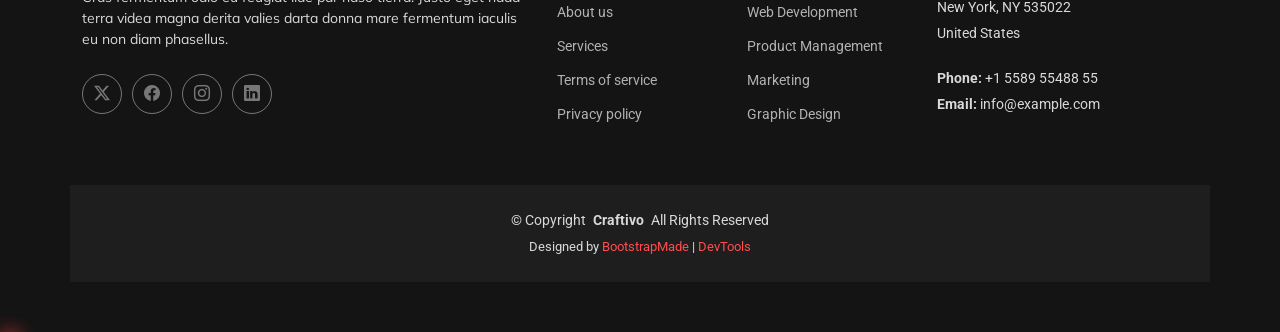
<file: terms.html>
<!DOCTYPE html>
<html lang="en">

<head>
  <meta charset="utf-8">
  <meta content="width=device-width, initial-scale=1.0" name="viewport">
  <title>Terms - Craftivo Bootstrap Template</title>
  <meta name="description" content="">
  <meta name="keywords" content="">

  <!-- Favicons -->
  <link href="assets/img/favicon.png" rel="icon">
  <link href="assets/img/apple-touch-icon.png" rel="apple-touch-icon">

  <!-- Fonts -->
  <link href="https://fonts.googleapis.com" rel="preconnect">
  <link href="https://fonts.gstatic.com" rel="preconnect" crossorigin>
  <link href="https://fonts.googleapis.com/css2?family=Roboto:ital,wght@0,100;0,300;0,400;0,500;0,700;0,900;1,100;1,300;1,400;1,500;1,700;1,900&family=Raleway:ital,wght@0,100;0,200;0,300;0,400;0,500;0,600;0,700;0,800;0,900;1,100;1,200;1,300;1,400;1,500;1,600;1,700;1,800;1,900&family=Mulish:ital,wght@0,200;0,300;0,400;0,500;0,600;0,700;0,800;0,900;1,200;1,300;1,400;1,500;1,600;1,700;1,800;1,900&display=swap" rel="stylesheet">

  <!-- Vendor CSS Files -->
  <link href="assets/vendor/bootstrap/css/bootstrap.min.css" rel="stylesheet">
  <link href="assets/vendor/bootstrap-icons/bootstrap-icons.css" rel="stylesheet">
  <link href="assets/vendor/aos/aos.css" rel="stylesheet">
  <link href="assets/vendor/glightbox/css/glightbox.min.css" rel="stylesheet">
  <link href="assets/vendor/swiper/swiper-bundle.min.css" rel="stylesheet">

  <!-- Main CSS File -->
  <link href="assets/css/main.css" rel="stylesheet">

  <!-- =======================================================
  * Template Name: Craftivo
  * Template URL: https://bootstrapmade.com/craftivo-bootstrap-portfolio-template/
  * Updated: Oct 04 2025 with Bootstrap v5.3.8
  * Author: BootstrapMade.com
  * License: https://bootstrapmade.com/license/
  ======================================================== -->
</head>

<body class="terms-page">

  <header id="header" class="header d-flex align-items-center sticky-top">
    <div class="container-fluid container-xl position-relative d-flex align-items-center">

      <a href="index.html" class="logo d-flex align-items-center me-auto">
        <!-- Uncomment the line below if you also wish to use an image logo -->
        <!-- <img src="assets/img/logo.webp" alt=""> -->
        <h1 class="sitename">Craftivo</h1>
      </a>

      <nav id="navmenu" class="navmenu">
        <ul>
          <li><a href="#hero">Home</a></li>
          <li><a href="#about">About</a></li>
          <li><a href="#resume">Resume</a></li>
          <li><a href="#services">Services</a></li>
          <li><a href="#portfolio">Portfolio</a></li>
          <li class="dropdown"><a href="#"><span>Dropdown</span> <i class="bi bi-chevron-down toggle-dropdown"></i></a>
            <ul>
              <li><a href="#">Dropdown 1</a></li>
              <li class="dropdown"><a href="#"><span>Deep Dropdown</span> <i class="bi bi-chevron-down toggle-dropdown"></i></a>
                <ul>
                  <li><a href="#">Deep Dropdown 1</a></li>
                  <li><a href="#">Deep Dropdown 2</a></li>
                  <li><a href="#">Deep Dropdown 3</a></li>
                  <li><a href="#">Deep Dropdown 4</a></li>
                  <li><a href="#">Deep Dropdown 5</a></li>
                </ul>
              </li>
              <li><a href="#">Dropdown 2</a></li>
              <li><a href="#">Dropdown 3</a></li>
              <li><a href="#">Dropdown 4</a></li>
            </ul>
          </li>
          <li><a href="#contact">Contact</a></li>
        </ul>
        <i class="mobile-nav-toggle d-xl-none bi bi-list"></i>
      </nav>

      <a class="btn-getstarted" href="#about">Get Started</a>

    </div>
  </header>

  <main class="main">

    <!-- Page Title -->
    <div class="page-title light-background">
      <div class="container">
        <nav class="breadcrumbs">
          <ol>
            <li><a href="index.html">Home</a></li>
            <li class="current">Terms</li>
          </ol>
        </nav>
        <h1>Terms</h1>
      </div>
    </div><!-- End Page Title -->

    <!-- Terms Of Service Section -->
    <section id="terms-of-service" class="terms-of-service section">

      <div class="container" data-aos="fade-up">
        <!-- Page Header -->
        <div class="tos-header text-center" data-aos="fade-up">
          <span class="last-updated">Last Updated: February 27, 2025</span>
          <h2>Terms of Service</h2>
          <p>Please read these terms of service carefully before using our services</p>
        </div>

        <!-- Content -->
        <div class="tos-content" data-aos="fade-up" data-aos-delay="200">
          <!-- Agreement Section -->
          <div id="agreement" class="content-section">
            <h3>1. Agreement to Terms</h3>
            <p>By accessing our website and services, you agree to be bound by these Terms of Service and all applicable laws and regulations. If you do not agree with any of these terms, you are prohibited from using or accessing our services.</p>
            <div class="info-box">
              <i class="bi bi-info-circle"></i>
              <p>These terms apply to all users, visitors, and others who access or use our services.</p>
            </div>
          </div>

          <!-- Intellectual Property -->
          <div id="intellectual-property" class="content-section">
            <h3>2. Intellectual Property Rights</h3>
            <p>Our service and its original content, features, and functionality are owned by us and are protected by international copyright, trademark, patent, trade secret, and other intellectual property laws.</p>
            <ul class="list-items">
              <li>All content is our exclusive property</li>
              <li>You may not copy or modify the content</li>
              <li>Our trademarks may not be used without permission</li>
              <li>Content is for personal, non-commercial use only</li>
            </ul>
          </div>

          <!-- User Accounts -->
          <div id="user-accounts" class="content-section">
            <h3>3. User Accounts</h3>
            <p>When you create an account with us, you must provide accurate, complete, and current information. Failure to do so constitutes a breach of the Terms, which may result in immediate termination of your account.</p>
            <div class="alert-box">
              <i class="bi bi-exclamation-triangle"></i>
              <div class="alert-content">
                <h5>Important Notice</h5>
                <p>You are responsible for safeguarding the password and for all activities that occur under your account.</p>
              </div>
            </div>
          </div>

          <!-- Prohibited Activities -->
          <div id="prohibited" class="content-section">
            <h3>4. Prohibited Activities</h3>
            <p>You may not access or use the Service for any purpose other than that for which we make it available.</p>
            <div class="prohibited-list">
              <div class="prohibited-item">
                <i class="bi bi-x-circle"></i>
                <span>Systematic retrieval of data or content</span>
              </div>
              <div class="prohibited-item">
                <i class="bi bi-x-circle"></i>
                <span>Publishing malicious content</span>
              </div>
              <div class="prohibited-item">
                <i class="bi bi-x-circle"></i>
                <span>Engaging in unauthorized framing</span>
              </div>
              <div class="prohibited-item">
                <i class="bi bi-x-circle"></i>
                <span>Attempting to gain unauthorized access</span>
              </div>
            </div>
          </div>

          <!-- Disclaimers -->
          <div id="disclaimer" class="content-section">
            <h3>5. Disclaimers</h3>
            <p>Your use of our service is at your sole risk. The service is provided "AS IS" and "AS AVAILABLE" without warranties of any kind, whether express or implied.</p>
            <div class="disclaimer-box">
              <p>We do not guarantee that:</p>
              <ul>
                <li>The service will meet your requirements</li>
                <li>The service will be uninterrupted or error-free</li>
                <li>Results from using the service will be accurate</li>
                <li>Any errors will be corrected</li>
              </ul>
            </div>
          </div>

          <!-- Limitation of Liability -->
          <div id="limitation" class="content-section">
            <h3>6. Limitation of Liability</h3>
            <p>In no event shall we be liable for any indirect, punitive, incidental, special, consequential, or exemplary damages arising out of or in connection with your use of the service.</p>
          </div>

          <!-- Indemnification -->
          <div id="indemnification" class="content-section">
            <h3>7. Indemnification</h3>
            <p>You agree to defend, indemnify, and hold us harmless from and against any claims, liabilities, damages, losses, and expenses arising out of your use of the service.</p>
          </div>

          <!-- Termination -->
          <div id="termination" class="content-section">
            <h3>8. Termination</h3>
            <p>We may terminate or suspend your account immediately, without prior notice or liability, for any reason whatsoever, including without limitation if you breach the Terms.</p>
          </div>

          <!-- Governing Law -->
          <div id="governing-law" class="content-section">
            <h3>9. Governing Law</h3>
            <p>These Terms shall be governed by and construed in accordance with the laws of [Your Country], without regard to its conflict of law provisions.</p>
          </div>

          <!-- Changes -->
          <div id="changes" class="content-section">
            <h3>10. Changes to Terms</h3>
            <p>We reserve the right to modify or replace these Terms at any time. We will provide notice of any changes by posting the new Terms on this page.</p>
            <div class="notice-box">
              <i class="bi bi-bell"></i>
              <p>By continuing to access or use our service after those revisions become effective, you agree to be bound by the revised terms.</p>
            </div>
          </div>
        </div>

        <!-- Contact Section -->
        <div class="tos-contact" data-aos="fade-up" data-aos-delay="300">
          <div class="contact-box">
            <div class="contact-icon">
              <i class="bi bi-envelope"></i>
            </div>
            <div class="contact-content">
              <h4>Questions About Terms?</h4>
              <p>If you have any questions about these Terms, please contact us.</p>
              <a href="#" class="contact-link">Contact Support</a>
            </div>
          </div>
        </div>
      </div>

    </section><!-- /Terms Of Service Section -->

  </main>

  <footer id="footer" class="footer">

    <div class="container footer-top">
      <div class="row gy-4">
        <div class="col-lg-5 col-md-12 footer-about">
          <a href="index.html" class="logo d-flex align-items-center">
            <span class="sitename">Craftivo</span>
          </a>
          <p>Cras fermentum odio eu feugiat lide par naso tierra. Justo eget nada terra videa magna derita valies darta donna mare fermentum iaculis eu non diam phasellus.</p>
          <div class="social-links d-flex mt-4">
            <a href=""><i class="bi bi-twitter-x"></i></a>
            <a href=""><i class="bi bi-facebook"></i></a>
            <a href=""><i class="bi bi-instagram"></i></a>
            <a href=""><i class="bi bi-linkedin"></i></a>
          </div>
        </div>

        <div class="col-lg-2 col-6 footer-links">
          <h4>Useful Links</h4>
          <ul>
            <li><a href="#">Home</a></li>
            <li><a href="#">About us</a></li>
            <li><a href="#">Services</a></li>
            <li><a href="#">Terms of service</a></li>
            <li><a href="#">Privacy policy</a></li>
          </ul>
        </div>

        <div class="col-lg-2 col-6 footer-links">
          <h4>Our Services</h4>
          <ul>
            <li><a href="#">Web Design</a></li>
            <li><a href="#">Web Development</a></li>
            <li><a href="#">Product Management</a></li>
            <li><a href="#">Marketing</a></li>
            <li><a href="#">Graphic Design</a></li>
          </ul>
        </div>

        <div class="col-lg-3 col-md-12 footer-contact text-center text-md-start">
          <h4>Contact Us</h4>
          <p>A108 Adam Street</p>
          <p>New York, NY 535022</p>
          <p>United States</p>
          <p class="mt-4"><strong>Phone:</strong> <span>+1 5589 55488 55</span></p>
          <p><strong>Email:</strong> <span>info@example.com</span></p>
        </div>

      </div>
    </div>

    <div class="container copyright text-center mt-4">
      <p>© <span>Copyright</span> <strong class="px-1 sitename">Craftivo</strong> <span>All Rights Reserved</span></p>
      <div class="credits">
        <!-- All the links in the footer should remain intact. -->
        <!-- You can delete the links only if you've purchased the pro version. -->
        <!-- Licensing information: https://bootstrapmade.com/license/ -->
        <!-- Purchase the pro version with working PHP/AJAX contact form: [buy-url] -->
        Designed by <a href="https://bootstrapmade.com/">BootstrapMade</a> | <a href="https://bootstrapmade.com/tools/">DevTools</a>
      </div>
    </div>

  </footer>

  <!-- Scroll Top -->
  <a href="#" id="scroll-top" class="scroll-top d-flex align-items-center justify-content-center"><i class="bi bi-arrow-up-short"></i></a>

  <!-- Preloader -->
  <div id="preloader"></div>

  <!-- Vendor JS Files -->
  <script src="assets/vendor/bootstrap/js/bootstrap.bundle.min.js"></script>
  <script src="assets/vendor/php-email-form/validate.js"></script>
  <script src="assets/vendor/aos/aos.js"></script>
  <script src="assets/vendor/typed.js/typed.umd.js"></script>
  <script src="assets/vendor/waypoints/noframework.waypoints.js"></script>
  <script src="assets/vendor/glightbox/js/glightbox.min.js"></script>
  <script src="assets/vendor/imagesloaded/imagesloaded.pkgd.min.js"></script>
  <script src="assets/vendor/isotope-layout/isotope.pkgd.min.js"></script>
  <script src="assets/vendor/swiper/swiper-bundle.min.js"></script>

  <!-- Main JS File -->
  <script src="assets/js/main.js"></script>

</body>

</html>
</file>
<file: assets/css/portfolio-pro.css>
/**
 * UI/UX Pro Max Portfolio Styles
 * Designed for Eslam Elkayesh Portfolio
 */

/* ==============================================================
   1. Portfolio Section General & Filters
   ============================================================== */
.portfolio-pro-container {
  position: relative;
}

/* Category Filter Tabs */
.portfolio-filter-nav {
  display: flex;
  justify-content: center;
  align-items: center;
  flex-wrap: wrap;
  gap: 10px;
  margin-bottom: 45px;
  padding: 8px;
  background: rgba(255, 255, 255, 0.03);
  border: 1px solid rgba(255, 255, 255, 0.07);
  border-radius: 50px;
  width: fit-content;
  margin-left: auto;
  margin-right: auto;
  backdrop-filter: blur(10px);
}

.portfolio-filter-nav .filter-btn {
  padding: 8px 20px;
  font-size: 14px;
  font-weight: 500;
  border-radius: 40px;
  cursor: pointer;
  border: 1px solid transparent;
  background: transparent;
  color: #a1a1aa;
  transition: all 0.25s cubic-bezier(0.16, 1, 0.3, 1);
  display: inline-flex;
  align-items: center;
  gap: 6px;
  outline: none;
}

.portfolio-filter-nav .filter-btn .count-badge {
  font-size: 11px;
  padding: 2px 7px;
  border-radius: 12px;
  background: rgba(255, 255, 255, 0.08);
  color: #d4d4d8;
  font-weight: 600;
  transition: all 0.25s ease;
}

.portfolio-filter-nav .filter-btn:hover {
  color: #ffffff;
  background: rgba(255, 255, 255, 0.06);
}

.portfolio-filter-nav .filter-btn.filter-active {
  background: var(--accent-color);
  color: #ffffff;
  font-weight: 600;
  box-shadow: 0 4px 15px rgba(255, 77, 79, 0.35);
  border-color: var(--accent-color);
}

.portfolio-filter-nav .filter-btn.filter-active .count-badge {
  background: rgba(255, 255, 255, 0.25);
  color: #ffffff;
}

@media (max-width: 768px) {
  .portfolio-filter-nav {
    border-radius: 16px;
    padding: 6px;
    gap: 6px;
    width: 100%;
    justify-content: flex-start;
    overflow-x: auto;
    white-space: nowrap;
    -webkit-overflow-scrolling: touch;
    scrollbar-width: none;
  }
  .portfolio-filter-nav::-webkit-scrollbar {
    display: none;
  }
  .portfolio-filter-nav .filter-btn {
    padding: 7px 14px;
    font-size: 13px;
    flex-shrink: 0;
  }
}

/* ==============================================================
   2. Modern Project Card Component
   ============================================================== */
.pro-project-card {
  position: relative;
  background: #18181c;
  border: 1px solid rgba(255, 255, 255, 0.08);
  border-radius: 18px;
  overflow: hidden;
  transition: transform 0.3s cubic-bezier(0.16, 1, 0.3, 1), box-shadow 0.3s ease, border-color 0.3s ease;
  display: flex;
  flex-direction: column;
  height: 100%;
}

.pro-project-card:hover {
  transform: translateY(-7px);
  border-color: rgba(255, 77, 79, 0.35);
  box-shadow: 0 20px 40px rgba(0, 0, 0, 0.6);
}

/* Image Container */
.pro-card-image-wrap {
  position: relative;
  aspect-ratio: 16 / 10;
  overflow: hidden;
  background: #111114;
}

.pro-card-image-wrap img {
  width: 100%;
  height: 100%;
  object-fit: cover;
  transition: transform 0.5s cubic-bezier(0.16, 1, 0.3, 1);
  display: block;
}

.pro-project-card:hover .pro-card-image-wrap img {
  transform: scale(1.06);
}

/* Status Badges */
.card-status-badge {
  position: absolute;
  top: 12px;
  left: 12px;
  z-index: 5;
  display: inline-flex;
  align-items: center;
  gap: 6px;
  font-size: 11.5px;
  font-weight: 600;
  padding: 4px 10px;
  border-radius: 20px;
  backdrop-filter: blur(10px);
  -webkit-backdrop-filter: blur(10px);
}

.card-status-badge.status-live {
  background: rgba(16, 185, 129, 0.2);
  border: 1px solid rgba(16, 185, 129, 0.5);
  color: #34d399;
}

.card-status-badge.status-archived {
  background: rgba(245, 158, 11, 0.22);
  border: 1px solid rgba(245, 158, 11, 0.55);
  color: #fbbf24;
}

/* Pulsing Dot Animation */
.status-pulse-dot {
  width: 7px;
  height: 7px;
  border-radius: 50%;
  background: #10b981;
  box-shadow: 0 0 8px #10b981;
  animation: livePulseDot 2s infinite ease-in-out;
}

@keyframes livePulseDot {
  0% { transform: scale(0.95); box-shadow: 0 0 0 0 rgba(16, 185, 129, 0.7); }
  70% { transform: scale(1.15); box-shadow: 0 0 0 6px rgba(16, 185, 129, 0); }
  100% { transform: scale(0.95); box-shadow: 0 0 0 0 rgba(16, 185, 129, 0); }
}

/* Category Badge */
.card-category-badge {
  position: absolute;
  top: 12px;
  right: 12px;
  z-index: 5;
  background: rgba(10, 10, 14, 0.75);
  border: 1px solid rgba(255, 255, 255, 0.12);
  color: #e4e4e7;
  font-size: 11px;
  font-weight: 600;
  text-transform: uppercase;
  letter-spacing: 0.5px;
  padding: 4px 10px;
  border-radius: 20px;
  backdrop-filter: blur(10px);
  -webkit-backdrop-filter: blur(10px);
}

/* Zoom Overlay on Hover */
.pro-card-zoom-overlay {
  position: absolute;
  inset: 0;
  background: rgba(0, 0, 0, 0.4);
  backdrop-filter: blur(3px);
  display: flex;
  align-items: center;
  justify-content: center;
  opacity: 0;
  visibility: hidden;
  transition: all 0.25s ease;
  z-index: 4;
}

.pro-project-card:hover .pro-card-zoom-overlay {
  opacity: 1;
  visibility: visible;
}

.zoom-btn-circle {
  width: 44px;
  height: 44px;
  border-radius: 50%;
  background: rgba(255, 255, 255, 0.95);
  color: #18181c;
  display: flex;
  align-items: center;
  justify-content: center;
  font-size: 18px;
  transition: transform 0.2s ease, background-color 0.2s ease, color 0.2s ease;
  box-shadow: 0 4px 12px rgba(0, 0, 0, 0.3);
  text-decoration: none;
}

.zoom-btn-circle:hover {
  background: var(--accent-color);
  color: #ffffff;
  transform: scale(1.1);
}

/* Card Body */
.pro-card-body {
  padding: 22px;
  display: flex;
  flex-direction: column;
  flex-grow: 1;
}

.pro-card-title {
  color: #ffffff;
  font-size: 19px;
  font-weight: 700;
  margin-bottom: 8px;
  line-height: 1.35;
  transition: color 0.2s ease;
}

.pro-card-title a {
  color: inherit;
  text-decoration: none;
}

.pro-card-title a:hover {
  color: var(--accent-color);
}

.pro-card-tagline {
  color: #94a3b8;
  font-size: 13.5px;
  line-height: 1.5;
  margin-bottom: 16px;
  display: -webkit-box;
  -webkit-line-clamp: 2;
  -webkit-box-orient: vertical;
  overflow: hidden;
  min-height: 40px;
}

/* Tech Badges */
.pro-card-tech {
  display: flex;
  flex-wrap: wrap;
  gap: 6px;
  margin-bottom: 20px;
  min-height: 30px;
}

.tech-pill {
  font-size: 11px;
  font-weight: 500;
  padding: 3px 8px;
  border-radius: 6px;
  background: rgba(255, 255, 255, 0.05);
  border: 1px solid rgba(255, 255, 255, 0.08);
  color: #cbd5e1;
  letter-spacing: 0.2px;
}

/* Card Actions */
.pro-card-actions {
  display: flex;
  gap: 10px;
  margin-top: auto;
}

.btn-card-details {
  flex: 1;
  display: inline-flex;
  align-items: center;
  justify-content: center;
  gap: 6px;
  padding: 9px 12px;
  border-radius: 10px;
  font-size: 13px;
  font-weight: 600;
  background: rgba(255, 255, 255, 0.08);
  color: #ffffff;
  border: 1px solid rgba(255, 255, 255, 0.12);
  transition: all 0.25s ease;
  text-decoration: none;
  cursor: pointer;
}

.btn-card-details:hover {
  background: rgba(255, 255, 255, 0.16);
  color: #ffffff;
  border-color: rgba(255, 255, 255, 0.25);
  transform: translateY(-2px);
}

.btn-card-live {
  flex: 1;
  display: inline-flex;
  align-items: center;
  justify-content: center;
  gap: 6px;
  padding: 9px 12px;
  border-radius: 10px;
  font-size: 13px;
  font-weight: 600;
  background: var(--accent-color);
  color: #ffffff;
  border: 1px solid var(--accent-color);
  transition: all 0.25s ease;
  text-decoration: none;
  box-shadow: 0 4px 12px rgba(255, 77, 79, 0.25);
  cursor: pointer;
}

.btn-card-live:hover {
  background: #e03b3d;
  color: #ffffff;
  border-color: #e03b3d;
  box-shadow: 0 6px 16px rgba(255, 77, 79, 0.4);
  transform: translateY(-2px);
}

.btn-card-archive {
  flex: 1;
  display: inline-flex;
  align-items: center;
  justify-content: center;
  gap: 6px;
  padding: 9px 12px;
  border-radius: 10px;
  font-size: 13px;
  font-weight: 600;
  background: rgba(245, 158, 11, 0.14);
  color: #fbbf24;
  border: 1px solid rgba(245, 158, 11, 0.35);
  transition: all 0.25s ease;
  text-decoration: none;
  cursor: pointer;
}

.btn-card-archive:hover {
  background: rgba(245, 158, 11, 0.25);
  color: #fef08a;
  border-color: rgba(245, 158, 11, 0.6);
  box-shadow: 0 4px 12px rgba(245, 158, 11, 0.2);
  transform: translateY(-2px);
}

/* ==============================================================
   3. Case Study Details Page Styles
   ============================================================== */
.project-status-box {
  display: flex;
  align-items: center;
  gap: 14px;
  padding: 16px 20px;
  border-radius: 14px;
  font-size: 14.5px;
  line-height: 1.5;
}

.project-status-box.status-live {
  background: rgba(16, 185, 129, 0.08);
  border: 1px solid rgba(16, 185, 129, 0.3);
  color: #a7f3d0;
}

.project-status-box.status-live .status-live-link {
  color: #34d399;
  font-weight: 600;
  text-decoration: underline;
  margin-left: 4px;
}

.project-status-box.status-archived {
  background: rgba(245, 158, 11, 0.08);
  border: 1px solid rgba(245, 158, 11, 0.3);
  color: #fde68a;
}

.status-indicator-dot {
  width: 12px;
  height: 12px;
  border-radius: 50%;
  flex-shrink: 0;
}

.status-indicator-dot.live-pulse {
  background: #10b981;
  box-shadow: 0 0 10px #10b981;
  animation: livePulseDot 2s infinite ease-in-out;
}

.status-indicator-dot.archived-dot {
  background: #f59e0b;
  box-shadow: 0 0 6px #f59e0b;
}

.gallery-zoom-badge {
  position: absolute;
  bottom: 16px;
  right: 16px;
  background: rgba(0, 0, 0, 0.75);
  color: #ffffff;
  font-size: 12px;
  font-weight: 500;
  padding: 6px 14px;
  border-radius: 20px;
  backdrop-filter: blur(8px);
  pointer-events: none;
  display: flex;
  align-items: center;
  gap: 6px;
  border: 1px solid rgba(255, 255, 255, 0.15);
}

.tech-stack-badges {
  display: flex;
  flex-wrap: wrap;
  gap: 8px;
}

.tech-badge {
  display: inline-flex;
  align-items: center;
  gap: 6px;
  background: rgba(255, 255, 255, 0.06);
  border: 1px solid rgba(255, 255, 255, 0.12);
  color: #e2e8f0;
  padding: 6px 14px;
  border-radius: 30px;
  font-size: 13px;
  font-weight: 500;
}

.project-summary-box {
  background: rgba(255, 255, 255, 0.03);
  border-left: 3px solid var(--accent-color);
  padding: 16px 20px;
  border-radius: 0 12px 12px 0;
}

.project-cta-banner {
  background: linear-gradient(135deg, rgba(255, 77, 79, 0.15) 0%, rgba(20, 20, 24, 0.95) 100%);
  border: 1px solid rgba(255, 77, 79, 0.3);
}

.btn-whatsapp {
  background: #25D366;
  color: #ffffff;
  font-weight: 600;
  padding: 10px 20px;
  border-radius: 30px;
  border: none;
  display: inline-flex;
  align-items: center;
  gap: 8px;
  transition: all 0.25s ease;
  text-decoration: none;
}

.btn-whatsapp:hover {
  background: #1eb854;
  color: #ffffff;
  transform: translateY(-2px);
  box-shadow: 0 4px 15px rgba(37, 211, 102, 0.4);
}

/* Prev/Next Navigation */
.project-nav-wrapper {
  background: rgba(255, 255, 255, 0.02);
  border-radius: 16px;
  padding: 18px 24px;
}

.nav-arrow-circle {
  width: 40px;
  height: 40px;
  border-radius: 50%;
  background: rgba(255, 255, 255, 0.08);
  border: 1px solid rgba(255, 255, 255, 0.12);
  display: flex;
  align-items: center;
  justify-content: center;
  color: #ffffff;
  font-size: 16px;
  transition: all 0.2s ease;
}

.nav-prev:hover .nav-arrow-circle,
.nav-next:hover .nav-arrow-circle {
  background: var(--accent-color);
  border-color: var(--accent-color);
  transform: scale(1.08);
}

/* Related card detail link */
.btn-detail-link {
  padding: 6px 14px;
  border-radius: 20px;
  background: rgba(255, 255, 255, 0.9);
  color: var(--accent-color);
  font-size: 13px;
  font-weight: 600;
  text-decoration: none;
  display: inline-flex;
  align-items: center;
  gap: 6px;
  transition: all 0.2s ease;
}

.btn-detail-link:hover {
  background: var(--accent-color);
  color: #ffffff;
}
</file>
<file: assets/css/hero-modern.css>
/**
 * Modern Hero Section Styling
 * UI/UX Pro Max Design System
 * Eslam Mohamed Portfolio
 */

/* ==============================================================
   1. Hero Base & Ambient Background
   ============================================================== */
.hero.modern-hero {
  position: relative;
  min-height: 100vh;
  min-height: 100dvh;
  display: flex;
  align-items: center;
  justify-content: center;
  padding: 120px 0 80px;
  background-color: #08080a;
  overflow: hidden;
  z-index: 1;
}

/* Remove default dark-background pseudo overlay interference */
.hero.modern-hero:before {
  display: none;
}

/* Ambient Background Lighting Container */
.hero-ambient-bg {
  position: absolute;
  inset: 0;
  overflow: hidden;
  pointer-events: none;
  z-index: 1;
}

/* Tech Dot Grid Pattern (Ultra-lightweight, 0 HTTP requests) */
.hero-tech-grid {
  position: absolute;
  inset: 0;
  background-image: radial-gradient(rgba(255, 255, 255, 0.08) 1.2px, transparent 1.2px);
  background-size: 32px 32px;
  mask-image: radial-gradient(ellipse 70% 60% at 50% 50%, black 20%, transparent 80%);
  -webkit-mask-image: radial-gradient(ellipse 70% 60% at 50% 50%, black 20%, transparent 80%);
  opacity: 0.6;
}

/* Ambient Glow Orbs (GPU accelerated, pure CSS) */
.ambient-glow {
  position: absolute;
  border-radius: 50%;
  filter: blur(90px);
  opacity: 0.45;
  will-change: transform;
}

.ambient-glow.glow-1 {
  width: 500px;
  height: 500px;
  background: radial-gradient(circle, rgba(255, 77, 79, 0.35) 0%, rgba(255, 77, 79, 0) 70%);
  top: -10%;
  left: 5%;
  animation: floatOrb1 16s ease-in-out infinite alternate;
}

.ambient-glow.glow-2 {
  width: 480px;
  height: 480px;
  background: radial-gradient(circle, rgba(59, 130, 246, 0.25) 0%, rgba(59, 130, 246, 0) 70%);
  bottom: 0%;
  right: 5%;
  animation: floatOrb2 20s ease-in-out infinite alternate;
}

.ambient-glow.glow-3 {
  width: 350px;
  height: 350px;
  background: radial-gradient(circle, rgba(168, 85, 247, 0.2) 0%, rgba(168, 85, 247, 0) 70%);
  top: 40%;
  left: 45%;
  animation: floatOrb3 18s ease-in-out infinite alternate;
}

@keyframes floatOrb1 {
  0% { transform: translate3d(0, 0, 0) scale(1); }
  100% { transform: translate3d(60px, 40px, 0) scale(1.15); }
}

@keyframes floatOrb2 {
  0% { transform: translate3d(0, 0, 0) scale(1); }
  100% { transform: translate3d(-50px, -40px, 0) scale(1.1); }
}

@keyframes floatOrb3 {
  0% { transform: translate3d(0, 0, 0) scale(1); }
  100% { transform: translate3d(30px, -50px, 0) scale(1.2); }
}

/* ==============================================================
   2. Hero Content Container & Hierarchy
   ============================================================== */
.hero-container {
  position: relative;
  z-index: 2;
  width: 100%;
}

.hero-main-row {
  min-height: calc(100vh - 200px);
  display: flex;
  align-items: center;
}

/* Status Pill */
.hero-status-pill {
  display: inline-flex;
  align-items: center;
  gap: 10px;
  padding: 6px 16px;
  background: rgba(255, 255, 255, 0.04);
  border: 1px solid rgba(255, 255, 255, 0.1);
  border-radius: 50px;
  backdrop-filter: blur(12px);
  -webkit-backdrop-filter: blur(12px);
  margin-bottom: 24px;
  box-shadow: 0 4px 20px rgba(0, 0, 0, 0.2);
  transition: all 0.3s ease;
}

.hero-status-pill:hover {
  background: rgba(255, 255, 255, 0.07);
  border-color: rgba(255, 77, 79, 0.3);
  transform: translateY(-2px);
}

.hero-status-pill .status-pulse-dot {
  width: 8px;
  height: 8px;
  border-radius: 50%;
  background-color: #22c55e;
  box-shadow: 0 0 0 0 rgba(34, 197, 94, 0.7);
  animation: statusRadar 2s infinite cubic-bezier(0.66, 0, 0, 1);
}

@keyframes statusRadar {
  0% { box-shadow: 0 0 0 0 rgba(34, 197, 94, 0.8); }
  70% { box-shadow: 0 0 0 8px rgba(34, 197, 94, 0); }
  100% { box-shadow: 0 0 0 0 rgba(34, 197, 94, 0); }
}

.hero-status-pill .status-text {
  font-size: 13px;
  font-weight: 500;
  color: #e4e4e7;
  letter-spacing: 0.3px;
}

.hero-status-pill .status-badge-year {
  font-size: 11px;
  font-weight: 700;
  padding: 2px 8px;
  background: rgba(255, 77, 79, 0.2);
  color: #ff7875;
  border-radius: 12px;
}

/* Main Headline */
.hero-headline {
  font-family: var(--heading-font);
  font-size: clamp(2.4rem, 5.2vw, 4.2rem);
  font-weight: 800;
  line-height: 1.15;
  letter-spacing: -0.02em;
  margin: 0 0 16px;
  color: #ffffff;
}

.hero-name-gradient {
  background: linear-gradient(135deg, #ffffff 25%, #ff4d4f 80%, #ff7875 100%);
  -webkit-background-clip: text;
  -webkit-text-fill-color: transparent;
  background-clip: text;
  display: inline-block;
  position: relative;
}

/* Typing Subtitle */
.hero-typing-wrap {
  font-size: clamp(1.25rem, 2.8vw, 1.85rem);
  font-weight: 600;
  color: #d4d4d8;
  margin-bottom: 20px;
  display: flex;
  align-items: center;
  flex-wrap: wrap;
  gap: 8px;
  min-height: 2.2rem;
}

.typing-prefix {
  color: #a1a1aa;
  font-weight: 400;
}

.hero-typing-wrap .typed {
  color: var(--accent-color);
  font-weight: 700;
  border-bottom: 2px solid rgba(255, 77, 79, 0.4);
  padding-bottom: 2px;
}

.hero-typing-wrap .typed-cursor {
  color: var(--accent-color);
  font-weight: 300;
}

/* Value Proposition Paragraph */
.hero-description {
  font-size: clamp(1rem, 1.4vw, 1.15rem);
  line-height: 1.68;
  color: #a1a1aa;
  max-width: 580px;
  margin: 0 0 32px;
}

/* ==============================================================
   3. Call To Action Group (CTAs)
   ============================================================== */
.hero-cta-group {
  display: flex;
  align-items: center;
  flex-wrap: wrap;
  gap: 14px;
  margin-bottom: 38px;
}

/* Primary CTA Button */
.btn-hero-primary {
  position: relative;
  display: inline-flex;
  align-items: center;
  justify-content: center;
  gap: 10px;
  padding: 14px 30px;
  font-size: 15px;
  font-weight: 600;
  color: #ffffff;
  background: linear-gradient(135deg, #ff4d4f 0%, #e02f32 100%);
  border-radius: 50px;
  text-decoration: none;
  overflow: hidden;
  box-shadow: 0 10px 25px -5px rgba(255, 77, 79, 0.45);
  transition: all 0.3s cubic-bezier(0.16, 1, 0.3, 1);
  border: 1px solid rgba(255, 255, 255, 0.15);
  min-height: 48px;
}

.btn-hero-primary i {
  font-size: 20px;
  transition: transform 0.25s ease;
}

.btn-hero-primary:hover {
  color: #ffffff;
  transform: translateY(-2px);
  box-shadow: 0 14px 32px -4px rgba(255, 77, 79, 0.6);
}

.btn-hero-primary:hover i {
  transform: translateX(4px);
}

/* Secondary CTA (WhatsApp) */
.btn-hero-secondary {
  display: inline-flex;
  align-items: center;
  justify-content: center;
  gap: 9px;
  padding: 13px 26px;
  font-size: 15px;
  font-weight: 600;
  color: #ffffff;
  background: rgba(255, 255, 255, 0.05);
  border: 1px solid rgba(255, 255, 255, 0.12);
  border-radius: 50px;
  text-decoration: none;
  backdrop-filter: blur(10px);
  -webkit-backdrop-filter: blur(10px);
  transition: all 0.25s ease;
  min-height: 48px;
}

.btn-hero-secondary i {
  font-size: 17px;
  color: #25d366;
  transition: transform 0.25s ease;
}

.btn-hero-secondary:hover {
  background: rgba(37, 211, 102, 0.12);
  border-color: rgba(37, 211, 102, 0.4);
  color: #ffffff;
  transform: translateY(-2px);
}

.btn-hero-secondary:hover i {
  transform: scale(1.15);
}

/* Glass Resume Button */
.btn-hero-glass {
  display: inline-flex;
  align-items: center;
  justify-content: center;
  gap: 7px;
  padding: 13px 20px;
  font-size: 14px;
  font-weight: 600;
  color: #d4d4d8;
  background: rgba(255, 255, 255, 0.03);
  border: 1px solid rgba(255, 255, 255, 0.08);
  border-radius: 50px;
  text-decoration: none;
  transition: all 0.25s ease;
  min-height: 48px;
}

.btn-hero-glass i {
  font-size: 16px;
  color: #ff7875;
}

.btn-hero-glass:hover {
  background: rgba(255, 255, 255, 0.08);
  border-color: rgba(255, 255, 255, 0.2);
  color: #ffffff;
  transform: translateY(-2px);
}

/* ==============================================================
   4. Metrics & Credibility Strip
   ============================================================== */
.hero-metrics-strip {
  display: flex;
  align-items: center;
  gap: 20px;
  padding: 16px 22px;
  background: rgba(18, 18, 24, 0.6);
  border: 1px solid rgba(255, 255, 255, 0.06);
  border-radius: 16px;
  width: fit-content;
  margin-bottom: 28px;
  backdrop-filter: blur(14px);
  -webkit-backdrop-filter: blur(14px);
  box-shadow: 0 10px 30px rgba(0, 0, 0, 0.25);
}

.metric-item {
  display: flex;
  flex-direction: column;
}

.metric-number {
  font-family: var(--heading-font);
  font-size: 22px;
  font-weight: 800;
  color: #ffffff;
  line-height: 1.1;
  letter-spacing: -0.02em;
}

.metric-label {
  font-size: 12px;
  color: #a1a1aa;
  font-weight: 500;
  margin-top: 3px;
  white-space: nowrap;
}

.metric-divider {
  width: 1px;
  height: 32px;
  background: rgba(255, 255, 255, 0.1);
}

/* ==============================================================
   5. Social Links Row
   ============================================================== */
.hero-socials {
  display: flex;
  align-items: center;
  gap: 14px;
}

.socials-label {
  font-size: 13px;
  font-weight: 500;
  color: #71717a;
  text-transform: uppercase;
  letter-spacing: 0.8px;
}

.social-links-pills {
  display: flex;
  align-items: center;
  gap: 10px;
}

.social-links-pills a {
  display: flex;
  align-items: center;
  justify-content: center;
  width: 42px;
  height: 42px;
  border-radius: 50%;
  background: rgba(255, 255, 255, 0.04);
  border: 1px solid rgba(255, 255, 255, 0.08);
  color: #d4d4d8;
  font-size: 17px;
  text-decoration: none;
  transition: all 0.25s ease;
}

.social-links-pills a:hover {
  background: var(--accent-color);
  color: #ffffff;
  border-color: var(--accent-color);
  transform: translateY(-3px);
  box-shadow: 0 6px 18px rgba(255, 77, 79, 0.4);
}

/* ==============================================================
   6. Right Column: Developer Code & Showcase Card
   ============================================================== */
.hero-visual-col {
  display: flex;
  justify-content: center;
  align-items: center;
  position: relative;
}

.hero-dev-card {
  position: relative;
  width: 100%;
  max-width: 460px;
  background: rgba(15, 15, 20, 0.82);
  border: 1px solid rgba(255, 255, 255, 0.1);
  border-radius: 20px;
  overflow: visible;
  backdrop-filter: blur(20px);
  -webkit-backdrop-filter: blur(20px);
  box-shadow: 0 25px 60px -15px rgba(0, 0, 0, 0.65), 0 0 40px rgba(255, 77, 79, 0.08);
  transition: transform 0.4s cubic-bezier(0.16, 1, 0.3, 1), box-shadow 0.4s ease;
}

.hero-dev-card:hover {
  transform: translateY(-4px) scale(1.01);
  box-shadow: 0 30px 70px -15px rgba(0, 0, 0, 0.8), 0 0 50px rgba(255, 77, 79, 0.15);
}

/* Terminal Header */
.dev-card-header {
  display: flex;
  align-items: center;
  justify-content: space-between;
  padding: 14px 20px;
  background: rgba(255, 255, 255, 0.03);
  border-bottom: 1px solid rgba(255, 255, 255, 0.07);
  border-radius: 20px 20px 0 0;
}

.window-controls {
  display: flex;
  align-items: center;
  gap: 7px;
}

.ctrl-dot {
  width: 11px;
  height: 11px;
  border-radius: 50%;
  display: inline-block;
}

.dot-close { background-color: #ff5f56; }
.dot-min { background-color: #ffbd2e; }
.dot-max { background-color: #27c93f; }

.window-title {
  font-family: 'SF Mono', Monaco, Menlo, 'Courier New', monospace;
  font-size: 12px;
  color: #a1a1aa;
  display: flex;
  align-items: center;
  gap: 6px;
}

.window-title i {
  color: #ff7875;
}

.window-badge {
  font-size: 10px;
  font-weight: 700;
  text-transform: uppercase;
  padding: 2px 7px;
  background: rgba(34, 197, 94, 0.15);
  color: #4ade80;
  border-radius: 6px;
  border: 1px solid rgba(34, 197, 94, 0.25);
}

/* Code Snippet Body */
.dev-card-body {
  padding: 22px 24px;
  font-family: 'SF Mono', Monaco, Menlo, 'Courier New', monospace;
  font-size: 13px;
  line-height: 1.75;
  color: #e4e4e7;
}

.code-line {
  white-space: pre-wrap;
}

.code-line.indent-1 { padding-left: 20px; }
.code-line.indent-2 { padding-left: 40px; }

/* Syntax Highlighting */
.code-kw { color: #f472b6; font-weight: 600; }
.code-var { color: #60a5fa; }
.code-prop { color: #93c5fd; }
.code-str { color: #fcd34d; }
.code-str.highlight-green { color: #4ade80; font-weight: 600; }

/* Floating Micro Badges */
.floating-tech-badge {
  position: absolute;
  padding: 8px 14px;
  border-radius: 50px;
  font-size: 12px;
  font-weight: 600;
  backdrop-filter: blur(12px);
  -webkit-backdrop-filter: blur(12px);
  display: flex;
  align-items: center;
  gap: 7px;
  box-shadow: 0 10px 25px rgba(0, 0, 0, 0.35);
  pointer-events: none;
  z-index: 4;
}

.badge-react {
  top: -16px;
  right: 20px;
  background: rgba(30, 41, 59, 0.9);
  border: 1px solid rgba(96, 165, 250, 0.3);
  color: #60a5fa;
  animation: floatBadge1 5s ease-in-out infinite;
}

.badge-speed {
  bottom: 24px;
  left: -22px;
  background: rgba(24, 24, 27, 0.9);
  border: 1px solid rgba(34, 197, 94, 0.3);
  color: #4ade80;
  animation: floatBadge2 6s ease-in-out infinite 0.5s;
}

.badge-wp {
  bottom: -16px;
  right: 24px;
  background: rgba(30, 27, 38, 0.9);
  border: 1px solid rgba(255, 77, 79, 0.3);
  color: #ff7875;
  animation: floatBadge3 5.5s ease-in-out infinite 1s;
}

@keyframes floatBadge1 {
  0%, 100% { transform: translateY(0); }
  50% { transform: translateY(-8px); }
}

@keyframes floatBadge2 {
  0%, 100% { transform: translateY(0); }
  50% { transform: translateY(8px); }
}

@keyframes floatBadge3 {
  0%, 100% { transform: translateY(0); }
  50% { transform: translateY(-6px); }
}

/* ==============================================================
   7. Scroll Down Indicator
   ============================================================== */
.hero-scroll-indicator {
  position: absolute;
  bottom: 25px;
  left: 50%;
  transform: translateX(-50%);
  display: flex;
  flex-direction: column;
  align-items: center;
  gap: 8px;
  color: #71717a;
  text-decoration: none;
  z-index: 5;
  transition: all 0.3s ease;
}

.hero-scroll-indicator:hover {
  color: var(--accent-color);
  transform: translateX(-50%) translateY(3px);
}

.scroll-mouse {
  width: 22px;
  height: 36px;
  border: 2px solid rgba(255, 255, 255, 0.25);
  border-radius: 14px;
  position: relative;
  display: flex;
  justify-content: center;
}

.scroll-wheel {
  width: 4px;
  height: 7px;
  background-color: var(--accent-color);
  border-radius: 4px;
  margin-top: 6px;
  animation: scrollMouseWheel 2s infinite ease-in-out;
}

@keyframes scrollMouseWheel {
  0% { transform: translateY(0); opacity: 1; }
  60% { transform: translateY(12px); opacity: 0; }
  100% { transform: translateY(0); opacity: 0; }
}

.scroll-text {
  font-size: 11px;
  letter-spacing: 1.5px;
  text-transform: uppercase;
  font-weight: 600;
}

/* ==============================================================
   8. Responsive Design & Mobile Adaptability
   ============================================================== */

/* Tablet & Medium Screens (< 992px) */
@media (max-width: 991px) {
  .hero.modern-hero {
    padding-top: 110px;
    padding-bottom: 90px;
    text-align: center;
  }

  .hero-content-col {
    display: flex;
    flex-direction: column;
    align-items: center;
  }

  .hero-typing-wrap {
    justify-content: center;
  }

  .hero-description {
    max-width: 100%;
    margin-left: auto;
    margin-right: auto;
  }

  .hero-cta-group {
    justify-content: center;
  }

  .hero-metrics-strip {
    margin-left: auto;
    margin-right: auto;
  }

  .hero-socials {
    justify-content: center;
  }

  .hero-visual-col {
    margin-top: 20px;
  }

  .hero-dev-card {
    max-width: 480px;
  }
}

/* Mobile Screens (< 768px) */
@media (max-width: 767px) {
  .hero.modern-hero {
    padding-top: 100px;
    padding-bottom: 70px;
  }

  .hero-headline {
    font-size: clamp(2rem, 7vw, 2.6rem);
  }

  .hero-typing-wrap {
    font-size: 1.25rem;
    min-height: 2.8rem;
  }

  .hero-cta-group {
    gap: 10px;
    width: 100%;
  }

  .btn-hero-primary,
  .btn-hero-secondary {
    flex: 1 1 auto;
    padding: 12px 20px;
    font-size: 14px;
  }

  .btn-hero-glass {
    flex: 0 0 auto;
    padding: 12px 18px;
  }

  .hero-metrics-strip {
    width: 100%;
    justify-content: space-around;
    padding: 14px 12px;
    gap: 8px;
  }

  .metric-number {
    font-size: 19px;
  }

  .metric-label {
    font-size: 11px;
  }

  .hero-dev-card {
    max-width: 100%;
  }

  .dev-card-body {
    padding: 16px 14px;
    font-size: 11.5px;
  }

  .floating-tech-badge {
    display: none; /* Hide floating badges on narrow mobile to prevent overflow */
  }

  .hero-scroll-indicator {
    display: none; /* Hide scroll indicator on mobile to give room */
  }
}

/* Small Phone Screens (< 420px) */
@media (max-width: 420px) {
  .btn-hero-primary,
  .btn-hero-secondary {
    width: 100%;
    flex: 1 1 100%;
  }

  .btn-hero-glass {
    width: 100%;
    flex: 1 1 100%;
  }

  .hero-metrics-strip {
    flex-direction: column;
    gap: 12px;
    text-align: center;
  }

  .metric-divider {
    width: 60%;
    height: 1px;
  }
}

/* Accessibility: Prefers Reduced Motion */
@media (prefers-reduced-motion: reduce) {
  .ambient-glow,
  .floating-tech-badge,
  .scroll-wheel,
  .status-pulse-dot {
    animation: none !important;
  }

  .hero-dev-card:hover,
  .btn-hero-primary:hover,
  .btn-hero-secondary:hover {
    transform: none !important;
  }
}
</file>
<file: assets/css/theme-modern.css>
/**
 * Theme Modern - Cohesive UI/UX Pro Max Design System
 * Eslam Mohamed Portfolio
 * Unifies Header, Sections, About, Services, Contact, and Footer
 */

/* ==============================================================
   1. Global Tokens, Reset & Custom Scrollbar
   ============================================================== */
:root {
  --modern-bg: #09090b;
  --modern-surface: rgba(18, 18, 24, 0.75);
  --modern-surface-hover: rgba(26, 26, 36, 0.88);
  --modern-border: rgba(255, 255, 255, 0.08);
  --modern-border-hover: rgba(255, 77, 79, 0.35);
  --modern-accent: #ff4d4f;
  --modern-accent-glow: rgba(255, 77, 79, 0.4);
  --modern-accent-light: #ff7875;
  --modern-text: #f4f4f5;
  --modern-text-muted: #a1a1aa;
  --modern-text-dim: #71717a;
  --modern-radius-sm: 8px;
  --modern-radius-md: 14px;
  --modern-radius-lg: 20px;
  --modern-radius-full: 9999px;
  --modern-transition: all 0.28s cubic-bezier(0.16, 1, 0.3, 1);
}

/* Custom Sleek Scrollbar */
::-webkit-scrollbar {
  width: 9px;
}
::-webkit-scrollbar-track {
  background: #09090b;
}
::-webkit-scrollbar-thumb {
  background: rgba(255, 255, 255, 0.15);
  border-radius: 10px;
  border: 2px solid #09090b;
}
::-webkit-scrollbar-thumb:hover {
  background: var(--modern-accent);
}

/* Global Selection */
::selection {
  background: var(--modern-accent);
  color: #ffffff;
}

/* Body global dark background */
body {
  background-color: var(--modern-bg) !important;
  color: var(--modern-text);
  overflow-x: hidden;
}

/* ==============================================================
   2. Floating Frosted Glass Header / Navbar
   ============================================================== */
.header {
  background: rgba(9, 9, 11, 0.75) !important;
  backdrop-filter: blur(16px);
  -webkit-backdrop-filter: blur(16px);
  border-bottom: 1px solid var(--modern-border);
  transition: var(--modern-transition);
  padding: 16px 0;
}
.header.scrolled {
  background: rgba(9, 9, 11, 0.94) !important;
  box-shadow: 0 10px 30px rgba(0, 0, 0, 0.5);
  padding: 12px 0;
}

.header .sitename {
  font-family: var(--heading-font);
  font-weight: 800;
  font-size: 24px;
  color: #ffffff !important;
  letter-spacing: -0.5px;
  display: flex;
  align-items: center;
  gap: 4px;
}
.header .sitename::after {
  content: "";
  display: inline-block;
  width: 7px;
  height: 7px;
  background: var(--modern-accent);
  border-radius: 50%;
  box-shadow: 0 0 10px var(--modern-accent);
}

.navmenu ul {
  gap: 8px;
}

.navmenu a {
  font-size: 14.5px;
  font-weight: 500;
  color: var(--modern-text-muted) !important;
  padding: 8px 16px !important;
  border-radius: var(--modern-radius-full);
  transition: var(--modern-transition) !important;
}

.navmenu a:hover,
.navmenu a.active {
  color: #ffffff !important;
  background: rgba(255, 255, 255, 0.06);
}

.navmenu a.active {
  background: rgba(255, 77, 79, 0.12);
  color: var(--modern-accent-light) !important;
  border: 1px solid rgba(255, 77, 79, 0.25);
}

/* Header Action Button */
.btn-getstarted {
  font-size: 14px;
  font-weight: 600;
  padding: 8px 22px !important;
  border-radius: var(--modern-radius-full);
  background: linear-gradient(135deg, var(--modern-accent), #e02f32) !important;
  color: #ffffff !important;
  box-shadow: 0 4px 15px rgba(255, 77, 79, 0.35);
  border: 1px solid rgba(255, 255, 255, 0.15);
  transition: var(--modern-transition);
  text-decoration: none;
}
.btn-getstarted:hover {
  transform: translateY(-2px);
  box-shadow: 0 8px 25px rgba(255, 77, 79, 0.55);
  color: #ffffff !important;
}

/* Mobile Nav Menu Modern Dark Glass */
@media (max-width: 1199px) {
  .navmenu.mobile-nav-active ul,
  body.mobile-nav-active .navmenu {
    background: rgba(12, 12, 16, 0.96) !important;
    backdrop-filter: blur(20px);
    -webkit-backdrop-filter: blur(20px);
    border: 1px solid var(--modern-border);
  }
}

/* ==============================================================
   3. Global Section Titles (Unified Design System)
   ============================================================== */
.section-title {
  text-align: center;
  padding-bottom: 50px;
  position: relative;
}

.section-title .subtitle {
  display: inline-flex;
  align-items: center;
  gap: 6px;
  padding: 5px 16px;
  background: rgba(255, 255, 255, 0.04);
  border: 1px solid rgba(255, 255, 255, 0.09);
  border-radius: var(--modern-radius-full);
  font-size: 12px;
  font-weight: 600;
  color: var(--modern-accent-light);
  text-transform: uppercase;
  letter-spacing: 1.2px;
  margin-bottom: 16px;
  backdrop-filter: blur(10px);
}
.section-title .subtitle::after {
  display: none !important; /* Remove old underline */
}

.section-title h2 {
  font-family: var(--heading-font);
  font-size: clamp(2.2rem, 4vw, 3rem);
  font-weight: 800;
  color: #ffffff;
  letter-spacing: -0.02em;
  margin-bottom: 14px;
}

.section-title p {
  font-size: 1.05rem;
  line-height: 1.7;
  color: var(--modern-text-muted);
  max-width: 720px;
  margin: 0 auto;
}

/* ==============================================================
   4. Section Base Backgrounds
   ============================================================== */
.section {
  background-color: var(--modern-bg);
  position: relative;
  padding: 90px 0;
}

/* Subtle separator line between sections */
.section::after {
  content: "";
  position: absolute;
  bottom: 0;
  left: 10%;
  right: 10%;
  height: 1px;
  background: linear-gradient(90deg, transparent, rgba(255, 255, 255, 0.06), transparent);
}

/* ==============================================================
   5. Modern About Section
   ============================================================== */
.about {
  position: relative;
  overflow: hidden;
}
.about::before {
  display: none; /* remove old radial overlay */
}

/* Profile Card (Left Column) */
.about .profile-card {
  background: var(--modern-surface) !important;
  border: 1px solid var(--modern-border) !important;
  border-radius: var(--modern-radius-lg) !important;
  padding: 36px 28px !important;
  backdrop-filter: blur(18px);
  -webkit-backdrop-filter: blur(18px);
  box-shadow: 0 20px 50px rgba(0, 0, 0, 0.4);
  position: sticky;
  top: 100px;
  transition: var(--modern-transition);
}
.about .profile-card:hover {
  border-color: rgba(255, 255, 255, 0.15);
  box-shadow: 0 25px 60px rgba(0, 0, 0, 0.55), 0 0 35px rgba(255, 77, 79, 0.08);
}

.about .profile-card .profile-header {
  border-bottom: 1px solid var(--modern-border) !important;
  padding-bottom: 24px;
}

.about .profile-card .profile-avatar {
  width: 130px !important;
  height: 130px !important;
  padding: 4px !important;
  background: linear-gradient(135deg, var(--modern-accent), #ff7875) !important;
  box-shadow: 0 8px 24px rgba(255, 77, 79, 0.35);
  margin: 0 auto 18px !important;
}
.about .profile-card .profile-avatar img {
  border: 3px solid #101015 !important;
}

.about .profile-card .status-indicator {
  width: 18px !important;
  height: 18px !important;
  border: 3px solid #101015 !important;
  background: #22c55e !important;
  box-shadow: 0 0 10px rgba(34, 197, 94, 0.8);
}

.about .profile-card .profile-header h3 {
  font-size: 22px !important;
  font-weight: 700;
  color: #ffffff !important;
  margin-bottom: 6px !important;
}

.about .profile-card .profile-header .role {
  display: inline-block;
  padding: 4px 12px;
  background: rgba(255, 77, 79, 0.12);
  color: var(--modern-accent-light) !important;
  border-radius: var(--modern-radius-full);
  font-size: 13px !important;
  font-weight: 600;
  border: 1px solid rgba(255, 77, 79, 0.25);
  margin-bottom: 0 !important;
}

/* Profile Actions (Buttons) */
.about .profile-card .profile-actions {
  display: flex;
  flex-direction: column;
  gap: 12px;
  padding: 24px 0 !important;
  border-bottom: 1px solid var(--modern-border) !important;
}

.about .profile-card .profile-actions a {
  border-radius: var(--modern-radius-full) !important;
  font-size: 14px !important;
  font-weight: 600 !important;
  padding: 12px 20px !important;
  min-height: 44px;
  display: inline-flex;
  align-items: center;
  justify-content: center;
  gap: 8px;
  text-decoration: none;
  transition: var(--modern-transition);
}

.about .profile-card .profile-actions a.btn-primary {
  background: linear-gradient(135deg, var(--modern-accent), #e02f32) !important;
  color: #ffffff !important;
  border: 1px solid rgba(255, 255, 255, 0.15);
  box-shadow: 0 6px 18px rgba(255, 77, 79, 0.35);
}
.about .profile-card .profile-actions a.btn-primary:hover {
  transform: translateY(-2px);
  box-shadow: 0 10px 25px rgba(255, 77, 79, 0.55);
}

.about .profile-card .profile-actions a.btn-secondary {
  background: rgba(37, 211, 102, 0.1) !important;
  color: #4ade80 !important;
  border: 1px solid rgba(37, 211, 102, 0.25) !important;
}
.about .profile-card .profile-actions a.btn-secondary:hover {
  background: rgba(37, 211, 102, 0.2) !important;
  color: #ffffff !important;
  transform: translateY(-2px);
}

/* Social Connect Circles */
.about .profile-card .social-connect {
  padding-top: 22px !important;
  gap: 10px;
}
.about .profile-card .social-connect a {
  width: 40px !important;
  height: 40px !important;
  border-radius: 50% !important;
  background: rgba(255, 255, 255, 0.04) !important;
  border: 1px solid var(--modern-border) !important;
  color: var(--modern-text-muted) !important;
  font-size: 16px !important;
  transition: var(--modern-transition);
}
.about .profile-card .social-connect a:hover {
  background: var(--modern-accent) !important;
  color: #ffffff !important;
  border-color: var(--modern-accent) !important;
  transform: translateY(-3px);
  box-shadow: 0 6px 16px rgba(255, 77, 79, 0.4);
}

/* About Right Column - Bio Section */
.about .bio-section .section-tag {
  display: inline-flex;
  align-items: center;
  gap: 6px;
  padding: 5px 14px;
  background: rgba(255, 77, 79, 0.1);
  color: var(--modern-accent-light) !important;
  border: 1px solid rgba(255, 77, 79, 0.25);
  border-radius: var(--modern-radius-full);
  font-size: 12px;
  font-weight: 700;
  text-transform: uppercase;
  letter-spacing: 0.8px;
  margin-bottom: 16px;
}

.about .bio-section h2 {
  font-family: var(--heading-font);
  font-size: clamp(1.8rem, 3.2vw, 2.5rem) !important;
  font-weight: 800 !important;
  color: #ffffff !important;
  line-height: 1.25 !important;
  margin-bottom: 20px !important;
}

.about .bio-section p {
  font-size: 16px !important;
  line-height: 1.75 !important;
  color: var(--modern-text-muted) !important;
  margin-bottom: 16px !important;
}

/* Details Grid */
.about .details-grid {
  display: grid;
  grid-template-columns: repeat(2, 1fr) !important;
  gap: 16px !important;
  margin-bottom: 35px !important;
}

.about .details-grid .detail-item {
  background: var(--modern-surface) !important;
  border: 1px solid var(--modern-border) !important;
  border-radius: var(--modern-radius-md) !important;
  padding: 18px 20px !important;
  backdrop-filter: blur(14px);
  -webkit-backdrop-filter: blur(14px);
  transition: var(--modern-transition) !important;
}

.about .details-grid .detail-item:hover {
  background: var(--modern-surface-hover) !important;
  border-color: rgba(255, 255, 255, 0.15) !important;
  transform: translateY(-3px) !important;
  box-shadow: 0 10px 25px rgba(0, 0, 0, 0.35);
}

.about .details-grid .detail-item i {
  width: 44px;
  height: 44px;
  border-radius: 12px;
  background: rgba(255, 77, 79, 0.12);
  color: var(--modern-accent-light) !important;
  display: flex;
  align-items: center;
  justify-content: center;
  font-size: 20px !important;
  flex-shrink: 0;
  border: 1px solid rgba(255, 77, 79, 0.2);
}

.about .details-grid .detail-item .detail-content span {
  font-size: 11.5px !important;
  color: var(--modern-text-dim) !important;
  letter-spacing: 0.6px !important;
  text-transform: uppercase !important;
  margin-bottom: 2px !important;
}

.about .details-grid .detail-item .detail-content strong {
  font-size: 15px !important;
  color: #ffffff !important;
  font-weight: 600 !important;
  word-break: break-word;
}

/* Tech Competencies Badge Cloud */
.about-tech-stack {
  margin-top: 30px;
  padding: 24px;
  background: var(--modern-surface);
  border: 1px solid var(--modern-border);
  border-radius: var(--modern-radius-md);
  backdrop-filter: blur(14px);
}
.about-tech-stack h4 {
  font-size: 15px;
  font-weight: 700;
  color: #ffffff;
  margin-bottom: 14px;
  display: flex;
  align-items: center;
  gap: 8px;
}
.about-tech-stack h4 i {
  color: var(--modern-accent);
}
.tech-pills-wrap {
  display: flex;
  flex-wrap: wrap;
  gap: 8px;
}
.tech-pills-wrap .tech-pill-item {
  display: inline-flex;
  align-items: center;
  gap: 6px;
  padding: 6px 14px;
  border-radius: var(--modern-radius-full);
  background: rgba(255, 255, 255, 0.04);
  border: 1px solid rgba(255, 255, 255, 0.08);
  font-size: 12.5px;
  font-weight: 500;
  color: var(--modern-text);
  transition: var(--modern-transition);
}
.tech-pills-wrap .tech-pill-item:hover {
  background: rgba(255, 77, 79, 0.12);
  border-color: rgba(255, 77, 79, 0.35);
  color: #ffffff;
  transform: translateY(-2px);
}

/* ==============================================================
   6. Modern Services Section
   ============================================================== */
.services .service-item {
  background: var(--modern-surface) !important;
  border: 1px solid var(--modern-border) !important;
  border-radius: var(--modern-radius-lg) !important;
  padding: 38px 30px !important;
  backdrop-filter: blur(16px);
  -webkit-backdrop-filter: blur(16px);
  position: relative;
  overflow: hidden;
  height: 100%;
  display: flex;
  flex-direction: column;
  transition: var(--modern-transition) !important;
  box-shadow: 0 15px 35px rgba(0, 0, 0, 0.25);
}
.services .service-item::before {
  display: none !important;
}

.services .service-item:hover {
  background: var(--modern-surface-hover) !important;
  border-color: rgba(255, 77, 79, 0.4) !important;
  transform: translateY(-6px) !important;
  box-shadow: 0 25px 60px rgba(0, 0, 0, 0.5), 0 0 30px rgba(255, 77, 79, 0.12) !important;
}

.services .service-item.featured {
  border-color: rgba(255, 77, 79, 0.35) !important;
  box-shadow: 0 15px 40px rgba(0, 0, 0, 0.35), 0 0 25px rgba(255, 77, 79, 0.1);
}

.services .featured-tag {
  position: absolute;
  top: 18px;
  right: 18px;
  background: linear-gradient(135deg, var(--modern-accent), #e02f32) !important;
  color: #ffffff !important;
  font-size: 11px !important;
  font-weight: 700 !important;
  text-transform: uppercase;
  letter-spacing: 0.8px;
  padding: 4px 12px !important;
  border-radius: var(--modern-radius-full) !important;
  box-shadow: 0 4px 12px rgba(255, 77, 79, 0.4);
}

.services .icon-wrapper {
  width: 60px !important;
  height: 60px !important;
  border-radius: 16px !important;
  background: rgba(255, 77, 79, 0.12) !important;
  border: 1px solid rgba(255, 77, 79, 0.25) !important;
  display: flex;
  align-items: center;
  justify-content: center;
  margin-bottom: 24px !important;
  transition: var(--modern-transition);
}
.services .icon-wrapper i {
  font-size: 28px !important;
  color: var(--modern-accent-light) !important;
  transition: var(--modern-transition);
}
.services .service-item:hover .icon-wrapper {
  background: var(--modern-accent) !important;
  transform: scale(1.08);
}
.services .service-item:hover .icon-wrapper i {
  color: #ffffff !important;
}

.services h4 {
  font-size: 21px !important;
  font-weight: 700 !important;
  color: #ffffff !important;
  margin-bottom: 14px !important;
}

.services p {
  font-size: 15px !important;
  line-height: 1.65 !important;
  color: var(--modern-text-muted) !important;
  margin-bottom: 20px !important;
  flex-grow: 1;
}

/* Service Feature Checkmarks */
.service-features-list {
  list-style: none;
  padding: 0;
  margin: 0;
  display: flex;
  flex-direction: column;
  gap: 8px;
  border-top: 1px solid var(--modern-border);
  padding-top: 16px;
}
.service-features-list li {
  font-size: 13.5px;
  color: #d4d4d8;
  display: flex;
  align-items: center;
  gap: 8px;
}
.service-features-list li i {
  color: #4ade80;
  font-size: 14px;
}

/* CTA Box Banner */
.services .cta-box {
  background: linear-gradient(135deg, rgba(28, 28, 38, 0.85) 0%, rgba(20, 20, 26, 0.95) 100%) !important;
  border: 1px solid rgba(255, 77, 79, 0.3) !important;
  border-radius: var(--modern-radius-lg) !important;
  padding: 45px 40px !important;
  box-shadow: 0 20px 60px rgba(0, 0, 0, 0.5), 0 0 40px rgba(255, 77, 79, 0.1) !important;
  backdrop-filter: blur(16px);
  -webkit-backdrop-filter: blur(16px);
  position: relative;
  overflow: hidden;
}
.services .cta-box::before {
  display: none !important;
}

.services .cta-box h3 {
  font-family: var(--heading-font);
  font-size: clamp(1.6rem, 2.5vw, 2.2rem) !important;
  font-weight: 800 !important;
  color: #ffffff !important;
  margin-bottom: 10px !important;
}
.services .cta-box p {
  font-size: 15.5px !important;
  color: var(--modern-text-muted) !important;
  margin-bottom: 0 !important;
}

.services .cta-box .cta-btn {
  display: inline-flex;
  align-items: center;
  gap: 8px;
  padding: 14px 34px !important;
  font-size: 15px !important;
  font-weight: 700 !important;
  border-radius: var(--modern-radius-full) !important;
  background: linear-gradient(135deg, var(--modern-accent), #e02f32) !important;
  color: #ffffff !important;
  border: 1px solid rgba(255, 255, 255, 0.15);
  box-shadow: 0 8px 25px rgba(255, 77, 79, 0.45) !important;
  text-decoration: none;
  transition: var(--modern-transition) !important;
}
.services .cta-box .cta-btn:hover {
  transform: translateY(-2px);
  box-shadow: 0 12px 35px rgba(255, 77, 79, 0.65) !important;
  color: #ffffff !important;
}

/* ==============================================================
   7. Modern Contact Section & Forms
   ============================================================== */
.contact .info-item {
  background: var(--modern-surface) !important;
  border: 1px solid var(--modern-border) !important;
  border-radius: var(--modern-radius-md) !important;
  padding: 24px !important;
  margin-bottom: 20px;
  display: flex;
  align-items: center;
  gap: 18px;
  backdrop-filter: blur(14px);
  -webkit-backdrop-filter: blur(14px);
  transition: var(--modern-transition) !important;
}
.contact .info-item:hover {
  background: var(--modern-surface-hover) !important;
  border-color: rgba(255, 255, 255, 0.15) !important;
  transform: translateY(-3px);
  box-shadow: 0 12px 30px rgba(0, 0, 0, 0.4);
}

.contact .info-item .icon-wrapper {
  width: 50px !important;
  height: 50px !important;
  border-radius: 14px !important;
  background: rgba(255, 77, 79, 0.12) !important;
  border: 1px solid rgba(255, 77, 79, 0.25) !important;
  display: flex;
  align-items: center;
  justify-content: center;
  flex-shrink: 0;
  transition: var(--modern-transition);
}
.contact .info-item .icon-wrapper i {
  font-size: 22px !important;
  color: var(--modern-accent-light) !important;
}
.contact .info-item:hover .icon-wrapper {
  background: var(--modern-accent) !important;
}
.contact .info-item:hover .icon-wrapper i {
  color: #ffffff !important;
}

.contact .info-item h3 {
  font-size: 13px !important;
  color: var(--modern-text-dim) !important;
  text-transform: uppercase !important;
  letter-spacing: 0.6px;
  margin-bottom: 4px !important;
}
.contact .info-item p {
  font-size: 15.5px !important;
  font-weight: 600;
  color: #ffffff !important;
  margin: 0 !important;
}
.contact .info-item a {
  color: #ffffff;
  text-decoration: none;
  transition: var(--modern-transition);
}
.contact .info-item a:hover {
  color: var(--modern-accent-light);
}

/* Contact Form */
.contact .php-email-form {
  background: var(--modern-surface) !important;
  border: 1px solid var(--modern-border) !important;
  border-radius: var(--modern-radius-lg) !important;
  padding: 36px 30px !important;
  backdrop-filter: blur(16px);
  -webkit-backdrop-filter: blur(16px);
  box-shadow: 0 15px 40px rgba(0, 0, 0, 0.35);
}

.contact .php-email-form .form-control {
  background: rgba(255, 255, 255, 0.03) !important;
  border: 1px solid rgba(255, 255, 255, 0.1) !important;
  border-radius: var(--modern-radius-sm) !important;
  color: #ffffff !important;
  padding: 13px 18px !important;
  font-size: 14.5px !important;
  transition: var(--modern-transition);
}
.contact .php-email-form .form-control:focus {
  background: rgba(255, 255, 255, 0.05) !important;
  border-color: var(--modern-accent) !important;
  box-shadow: 0 0 0 3px rgba(255, 77, 79, 0.25) !important;
  outline: none;
}
.contact .php-email-form .form-control::placeholder {
  color: #71717a !important;
}

.contact .php-email-form button[type="submit"] {
  display: inline-flex;
  align-items: center;
  justify-content: center;
  gap: 8px;
  padding: 13px 32px !important;
  font-size: 15px !important;
  font-weight: 700 !important;
  border-radius: var(--modern-radius-full) !important;
  background: linear-gradient(135deg, var(--modern-accent), #e02f32) !important;
  color: #ffffff !important;
  border: 1px solid rgba(255, 255, 255, 0.15) !important;
  box-shadow: 0 8px 25px rgba(255, 77, 79, 0.4) !important;
  transition: var(--modern-transition);
  cursor: pointer;
}
.contact .php-email-form button[type="submit"]:hover {
  transform: translateY(-2px);
  box-shadow: 0 12px 35px rgba(255, 77, 79, 0.6) !important;
}

/* ==============================================================
   8. Modern Footer Section
   ============================================================== */
.footer {
  background: #060608 !important;
  border-top: 1px solid var(--modern-border) !important;
  padding: 60px 0 30px !important;
  color: var(--modern-text-muted);
}

.footer .sitename {
  font-size: 22px;
  font-weight: 800;
  color: #ffffff;
  display: flex;
  align-items: center;
  gap: 4px;
}
.footer .sitename::after {
  content: "";
  display: inline-block;
  width: 6px;
  height: 6px;
  background: var(--modern-accent);
  border-radius: 50%;
}

.footer h4 {
  font-size: 15px !important;
  font-weight: 700 !important;
  color: #ffffff !important;
  margin-bottom: 18px !important;
  letter-spacing: 0.3px;
}

.footer .footer-links ul li {
  padding: 6px 0 !important;
}
.footer .footer-links ul a {
  color: var(--modern-text-muted) !important;
  font-size: 14px;
  transition: var(--modern-transition);
}
.footer .footer-links ul a:hover {
  color: var(--modern-accent-light) !important;
  padding-left: 4px;
}

.footer .social-links a {
  width: 38px !important;
  height: 38px !important;
  border-radius: 50% !important;
  background: rgba(255, 255, 255, 0.04) !important;
  border: 1px solid var(--modern-border) !important;
  color: var(--modern-text-muted) !important;
  font-size: 15px !important;
  display: flex;
  align-items: center;
  justify-content: center;
  transition: var(--modern-transition);
  text-decoration: none;
}
.footer .social-links a:hover {
  background: var(--modern-accent) !important;
  color: #ffffff !important;
  border-color: var(--modern-accent) !important;
  transform: translateY(-3px);
  box-shadow: 0 4px 14px rgba(255, 77, 79, 0.4);
}

.footer .copyright {
  border-top: 1px solid rgba(255, 255, 255, 0.06);
  padding-top: 25px;
  margin-top: 40px !important;
  font-size: 13.5px;
  color: var(--modern-text-dim);
}

/* Scroll Top Button Glass */
.scroll-top {
  background: rgba(20, 20, 26, 0.85) !important;
  border: 1px solid rgba(255, 255, 255, 0.12) !important;
  backdrop-filter: blur(10px);
  border-radius: 50% !important;
  width: 44px !important;
  height: 44px !important;
  color: #ffffff !important;
  box-shadow: 0 6px 20px rgba(0, 0, 0, 0.4);
  transition: var(--modern-transition) !important;
}
.scroll-top:hover {
  background: var(--modern-accent) !important;
  border-color: var(--modern-accent) !important;
  transform: translateY(-3px);
  box-shadow: 0 8px 25px rgba(255, 77, 79, 0.5);
}

/* Responsive adjustments */
@media (max-width: 767px) {
  .about .details-grid {
    grid-template-columns: 1fr !important;
  }
  .services .cta-box {
    padding: 30px 20px !important;
    text-align: center;
  }
  .services .cta-box .cta-btn {
    margin-top: 16px;
    width: 100%;
    justify-content: center;
  }
}
</file>
<file: assets/css/main.css>
/**
* Template Name: Craftivo
* Template URL: https://bootstrapmade.com/craftivo-bootstrap-portfolio-template/
* Updated: Oct 04 2025 with Bootstrap v5.3.8
* Author: BootstrapMade.com
* License: https://bootstrapmade.com/license/
*/

@charset "UTF-8";

/*--------------------------------------------------------------
# Font & Color Variables
# Help: https://bootstrapmade.com/color-system/
--------------------------------------------------------------*/
/* Fonts */
:root {
  --default-font: "Roboto",  system-ui, -apple-system, "Segoe UI", Roboto, "Helvetica Neue", Arial, "Noto Sans", "Liberation Sans", sans-serif, "Apple Color Emoji", "Segoe UI Emoji", "Segoe UI Symbol", "Noto Color Emoji";
  --heading-font: "Mulish",  sans-serif;
  --nav-font: "Raleway",  sans-serif;
}

/* Global Colors - The following color variables are used throughout the website. Updating them here will change the color scheme of the entire website */
:root { 
  --background-color: #141414; /* Background color for the entire website, including individual sections */
  --default-color: #d9d9d9; /* Default color used for the majority of the text content across the entire website */
  --heading-color: #ededed; /* Color for headings, subheadings and title throughout the website */
  --accent-color: #ff4d4f; /* Accent color that represents your brand on the website. It's used for buttons, links, and other elements that need to stand out */
  --surface-color: #1c1c1c; /* The surface color is used as a background of boxed elements within sections, such as cards, icon boxes, or other elements that require a visual separation from the global background. */
  --contrast-color: #ffffff; /* Contrast color for text, ensuring readability against backgrounds of accent, heading, or default colors. */
}

/* Nav Menu Colors - The following color variables are used specifically for the navigation menu. They are separate from the global colors to allow for more customization options */
:root {
  --nav-color: #d9d9d9;  /* The default color of the main navmenu links */
  --nav-hover-color: #ff4d4f; /* Applied to main navmenu links when they are hovered over or active */
  --nav-mobile-background-color: #2e2e2e; /* Used as the background color for mobile navigation menu */
  --nav-dropdown-background-color: #2e2e2e; /* Used as the background color for dropdown items that appear when hovering over primary navigation items */
  --nav-dropdown-color: #d9d9d9; /* Used for navigation links of the dropdown items in the navigation menu. */
  --nav-dropdown-hover-color: #ff4d4f; /* Similar to --nav-hover-color, this color is applied to dropdown navigation links when they are hovered over. */
}

/* Color Presets - These classes override global colors when applied to any section or element, providing reuse of the sam color scheme. */

.light-background {
  --background-color: rgba(41, 41, 41, 0.8);
  --surface-color: #484848;
}

.dark-background {
  --background-color: #060606;
  --default-color: #ffffff;
  --heading-color: #ffffff;
  --surface-color: #252525;
  --contrast-color: #ffffff;
}

/* Smooth scroll */
:root {
  scroll-behavior: smooth;
}

/*--------------------------------------------------------------
# General Styling & Shared Classes
--------------------------------------------------------------*/
body {
  color: var(--default-color);
  background-color: var(--background-color);
  font-family: var(--default-font);
}

a {
  color: var(--accent-color);
  text-decoration: none;
  transition: 0.3s;
}

a:hover {
  color: color-mix(in srgb, var(--accent-color), transparent 25%);
  text-decoration: none;
}

h1,
h2,
h3,
h4,
h5,
h6 {
  color: var(--heading-color);
  font-family: var(--heading-font);
}

/* PHP Email Form Messages
------------------------------*/
.php-email-form .error-message {
  display: none;
  background: #df1529;
  color: #ffffff;
  text-align: left;
  padding: 15px;
  margin-bottom: 24px;
  font-weight: 600;
}

.php-email-form .sent-message {
  display: none;
  color: #ffffff;
  background: #059652;
  text-align: center;
  padding: 15px;
  margin-bottom: 24px;
  font-weight: 600;
}

.php-email-form .loading {
  display: none;
  background: var(--surface-color);
  text-align: center;
  padding: 15px;
  margin-bottom: 24px;
}

.php-email-form .loading:before {
  content: "";
  display: inline-block;
  border-radius: 50%;
  width: 24px;
  height: 24px;
  margin: 0 10px -6px 0;
  border: 3px solid var(--accent-color);
  border-top-color: var(--surface-color);
  animation: php-email-form-loading 1s linear infinite;
}

@keyframes php-email-form-loading {
  0% {
    transform: rotate(0deg);
  }

  100% {
    transform: rotate(360deg);
  }
}

/*--------------------------------------------------------------
# Global Header
--------------------------------------------------------------*/
.header {
  --heading-color: #ffffff;
  color: var(--default-color);
  background-color: var(--background-color);
  padding: 15px 0;
  transition: all 0.5s;
  z-index: 997;
}

.header .logo {
  line-height: 1;
}

.header .logo img {
  max-height: 36px;
  margin-right: 8px;
}

.header .logo h1 {
  font-size: 30px;
  margin: 0;
  font-weight: 400;
  color: var(--heading-color);
}

.header .btn-getstarted,
.header .btn-getstarted:focus {
  color: var(--contrast-color);
  background: var(--accent-color);
  font-size: 14px;
  padding: 8px 25px;
  margin: 0 0 0 30px;
  border-radius: 50px;
  transition: 0.3s;
}

.header .btn-getstarted:hover,
.header .btn-getstarted:focus:hover {
  color: var(--contrast-color);
  background: color-mix(in srgb, var(--accent-color), transparent 15%);
}

@media (max-width: 1200px) {
  .header .logo {
    order: 1;
  }

  .header .btn-getstarted {
    order: 2;
    margin: 0 15px 0 0;
    padding: 6px 15px;
  }

  .header .navmenu {
    order: 3;
  }
}

.scrolled .header {
  box-shadow: 0px 0 18px rgba(0, 0, 0, 0.1);
}

/* Global Header on Scroll
------------------------------*/
.scrolled .header {
  --background-color: rgba(20, 20, 20, 0.8);
}

/* Index Page Header
------------------------------*/
.index-page .header {
  --background-color: rgba(255, 255, 255, 0);
}

/* Index Page Header on Scroll
------------------------------*/
.index-page.scrolled .header {
  --background-color: rgba(20, 20, 20, 0.8);
}

/*--------------------------------------------------------------
# Navigation Menu
--------------------------------------------------------------*/
/* Navmenu - Desktop */
@media (min-width: 1200px) {
  .navmenu {
    padding: 0;
  }

  .navmenu ul {
    margin: 0;
    padding: 0;
    display: flex;
    list-style: none;
    align-items: center;
  }

  .navmenu li {
    position: relative;
  }

.navmenu a,
  .navmenu a:focus {
    color: var(--nav-color);
    padding: 18px 15px;
    font-size: 16px;
    font-family: var(--nav-font);
    font-weight: 600;
    display: flex;
    align-items: center;
    justify-content: space-between;
    white-space: nowrap;
    transition: all 0.4s cubic-bezier(0.25, 0.46, 0.45, 0.94);
    position: relative;
    overflow: hidden;
  }



  .navmenu a i,
  .navmenu a:focus i {
    font-size: 12px;
    line-height: 0;
    margin-left: 5px;
    transition: 0.3s;
  }

  .navmenu li:last-child a {
    padding-right: 0;
  }

  .navmenu li:hover>a,
  .navmenu .active,
  .navmenu .active:focus {
    color: var(--nav-hover-color);
  }

  .navmenu .dropdown ul {
    margin: 0;
    padding: 10px 0;
    background: var(--nav-dropdown-background-color);
    display: block;
    position: absolute;
    visibility: hidden;
    left: 14px;
    top: 130%;
    opacity: 0;
    transition: 0.3s;
    border-radius: 4px;
    z-index: 99;
    box-shadow: 0px 0px 30px rgba(0, 0, 0, 0.1);
  }

  .navmenu .dropdown ul li {
    min-width: 200px;
  }

  .navmenu .dropdown ul a {
    padding: 10px 20px;
    font-size: 15px;
    text-transform: none;
    color: var(--nav-dropdown-color);
  }

  .navmenu .dropdown ul a i {
    font-size: 12px;
  }

  .navmenu .dropdown ul a:hover,
  .navmenu .dropdown ul .active:hover,
  .navmenu .dropdown ul li:hover>a {
    color: var(--nav-dropdown-hover-color);
  }

  .navmenu .dropdown:hover>ul {
    opacity: 1;
    top: 100%;
    visibility: visible;
  }

  .navmenu .dropdown .dropdown ul {
    top: 0;
    left: -90%;
    visibility: hidden;
  }

  .navmenu .dropdown .dropdown:hover>ul {
    opacity: 1;
    top: 0;
    left: -100%;
    visibility: visible;
  }
}

/* Navmenu - Mobile */
@media (max-width: 1199px) {
  .mobile-nav-toggle {
    color: var(--nav-color);
    font-size: 28px;
    line-height: 0;
    margin-right: 10px;
    cursor: pointer;
    transition: color 0.3s;
  }

  .navmenu {
    padding: 0;
    z-index: 9997;
  }

  .navmenu ul {
    display: none;
    list-style: none;
    position: absolute;
    inset: 60px 20px 20px 20px;
    padding: 10px 0;
    margin: 0;
    border-radius: 6px;
    background-color: var(--nav-mobile-background-color);
    overflow-y: auto;
    transition: 0.3s;
    z-index: 9998;
    box-shadow: 0px 0px 30px rgba(0, 0, 0, 0.1);
  }

  .navmenu a,
  .navmenu a:focus {
    color: var(--nav-dropdown-color);
    padding: 10px 20px;
    font-family: var(--nav-font);
    font-size: 17px;
    font-weight: 500;
    display: flex;
    align-items: center;
    justify-content: space-between;
    white-space: nowrap;
    transition: 0.3s;
  }

  .navmenu a i,
  .navmenu a:focus i {
    font-size: 12px;
    line-height: 0;
    margin-left: 5px;
    width: 30px;
    height: 30px;
    display: flex;
    align-items: center;
    justify-content: center;
    border-radius: 50%;
    transition: 0.3s;
    background-color: color-mix(in srgb, var(--accent-color), transparent 90%);
  }

  .navmenu a i:hover,
  .navmenu a:focus i:hover {
    background-color: var(--accent-color);
    color: var(--contrast-color);
  }

  .navmenu a:hover,
  .navmenu .active,
  .navmenu .active:focus {
    color: var(--nav-dropdown-hover-color);
  }

  .navmenu .active i,
  .navmenu .active:focus i {
    background-color: var(--accent-color);
    color: var(--contrast-color);
    transform: rotate(180deg);
  }

  .navmenu .dropdown ul {
    position: static;
    display: none;
    z-index: 99;
    padding: 10px 0;
    margin: 10px 20px;
    background-color: var(--nav-dropdown-background-color);
    border: 1px solid color-mix(in srgb, var(--default-color), transparent 90%);
    box-shadow: none;
    transition: all 0.5s ease-in-out;
  }

  .navmenu .dropdown ul ul {
    background-color: rgba(33, 37, 41, 0.1);
  }

  .navmenu .dropdown>.dropdown-active {
    display: block;
    background-color: rgba(33, 37, 41, 0.03);
  }

  .mobile-nav-active {
    overflow: hidden;
  }

  .mobile-nav-active .mobile-nav-toggle {
    color: #fff;
    position: absolute;
    font-size: 32px;
    top: 15px;
    right: 15px;
    margin-right: 0;
    z-index: 9999;
  }

  .mobile-nav-active .navmenu {
    position: fixed;
    overflow: hidden;
    inset: 0;
    background: rgba(33, 37, 41, 0.8);
    transition: 0.3s;
  }

  .mobile-nav-active .navmenu>ul {
    display: block;
  }
}

/*--------------------------------------------------------------
# Global Footer
--------------------------------------------------------------*/
.footer {
  color: var(--default-color);
  background-color: var(--background-color);
  font-size: 14px;
  padding-bottom: 50px;
  position: relative;
}

.footer .footer-top {
  padding-top: 50px;
  border-top: 1px solid color-mix(in srgb, var(--default-color), transparent 90%);
}

.footer .footer-about .logo {
  line-height: 1;
  margin-bottom: 25px;
}

.footer .footer-about .logo img {
  max-height: 40px;
  margin-right: 6px;
}

.footer .footer-about .logo span {
  color: var(--heading-color);
  font-size: 30px;
  font-weight: 700;
  letter-spacing: 1px;
  font-family: var(--heading-font);
}

.footer .footer-about p {
  font-size: 14px;
  font-family: var(--heading-font);
}

.footer .social-links a {
  display: flex;
  align-items: center;
  justify-content: center;
  width: 40px;
  height: 40px;
  border-radius: 50%;
  border: 1px solid color-mix(in srgb, var(--default-color), transparent 50%);
  font-size: 16px;
  color: color-mix(in srgb, var(--default-color), transparent 50%);
  margin-right: 10px;
  transition: 0.3s;
}

.footer .social-links a:hover {
  color: var(--accent-color);
  border-color: var(--accent-color);
}

.footer h4 {
  font-size: 16px;
  font-weight: bold;
  position: relative;
  padding-bottom: 12px;
}

.footer .footer-links {
  margin-bottom: 30px;
}

.footer .footer-links ul {
  list-style: none;
  padding: 0;
  margin: 0;
}

.footer .footer-links ul i {
  padding-right: 2px;
  font-size: 12px;
  line-height: 0;
}

.footer .footer-links ul li {
  padding: 10px 0;
  display: flex;
  align-items: center;
}

.footer .footer-links ul li:first-child {
  padding-top: 0;
}

.footer .footer-links ul a {
  color: color-mix(in srgb, var(--default-color), transparent 20%);
  display: inline-block;
  line-height: 1;
}

.footer .footer-links ul a:hover {
  color: var(--accent-color);
}

.footer .footer-contact p {
  margin-bottom: 5px;
}

.footer .copyright {
  padding-top: 25px;
  padding-bottom: 25px;
  background-color: color-mix(in srgb, var(--default-color), transparent 95%);
}

.footer .copyright p {
  margin-bottom: 0;
}

.footer .credits {
  margin-top: 6px;
  font-size: 13px;
}

/*--------------------------------------------------------------
# Preloader
--------------------------------------------------------------*/
#preloader {
  position: fixed;
  inset: 0;
  z-index: 999999;
  overflow: hidden;
  background: var(--background-color);
  transition: all 0.6s ease-out;
}

#preloader:before {
  content: "";
  position: fixed;
  top: calc(50% - 30px);
  left: calc(50% - 30px);
  border: 6px solid #ffffff;
  border-color: var(--accent-color) transparent var(--accent-color) transparent;
  border-radius: 50%;
  width: 60px;
  height: 60px;
  animation: animate-preloader 1.5s linear infinite;
}

@keyframes animate-preloader {
  0% {
    transform: rotate(0deg);
  }

  100% {
    transform: rotate(360deg);
  }
}

/*--------------------------------------------------------------
# Scroll Top Button
--------------------------------------------------------------*/
.scroll-top {
  position: fixed;
  visibility: hidden;
  opacity: 0;
  right: 15px;
  bottom: 15px;
  z-index: 99999;
  background-color: var(--accent-color);
  width: 40px;
  height: 40px;
  border-radius: 4px;
  transition: all 0.4s;
}

.scroll-top i {
  font-size: 24px;
  color: var(--contrast-color);
  line-height: 0;
}

.scroll-top:hover {
  background-color: color-mix(in srgb, var(--accent-color), transparent 20%);
  color: var(--contrast-color);
}

.scroll-top.active {
  visibility: visible;
  opacity: 1;
}

/*--------------------------------------------------------------
# Disable aos animation delay on mobile devices
--------------------------------------------------------------*/
@media screen and (max-width: 768px) {
  [data-aos-delay] {
    transition-delay: 0 !important;
  }
}

/*--------------------------------------------------------------
# Global Page Titles & Breadcrumbs
--------------------------------------------------------------*/
.page-title {
  color: var(--default-color);
  background-color: var(--background-color);
  padding: 20px 0;
  position: relative;
}

.page-title h1 {
  font-size: 28px;
  font-weight: 700;
  margin: 0;
}

.page-title .breadcrumbs ol {
  display: flex;
  flex-wrap: wrap;
  list-style: none;
  padding: 0 0 10px 0;
  margin: 0;
  font-size: 14px;
  font-weight: 400;
}

.page-title .breadcrumbs ol li+li {
  padding-left: 10px;
}

.page-title .breadcrumbs ol li+li::before {
  content: "/";
  display: inline-block;
  padding-right: 10px;
  color: color-mix(in srgb, var(--default-color), transparent 70%);
}

/*--------------------------------------------------------------
# Global Sections
--------------------------------------------------------------*/
section,
.section {
  color: var(--default-color);
  background-color: var(--background-color);
  padding: 60px 0;
  scroll-margin-top: 90px;
  overflow: clip;
}

@media (max-width: 1199px) {

  section,
  .section {
    scroll-margin-top: 66px;
  }
}

/*--------------------------------------------------------------
# Global Section Titles
--------------------------------------------------------------*/
.section-title {
  text-align: center;
  padding-bottom: 60px;
  position: relative;
}

.section-title h2 {
  font-size: 3.5rem;
  font-weight: 300;
  line-height: 1.2;
  color: var(--heading-color);
  margin-bottom: 1.5rem;
  letter-spacing: -1px;
}

@media (max-width: 768px) {
  .section-title h2 {
    font-size: 2.5rem;
  }
}

.section-title .subtitle {
  display: inline-block;
  font-size: 0.875rem;
  font-weight: 400;
  color: var(--accent-color);
  text-transform: uppercase;
  letter-spacing: 2px;
  margin-bottom: 1.5rem;
  position: relative;
}

.section-title .subtitle::after {
  content: "";
  position: absolute;
  bottom: -8px;
  left: 50%;
  transform: translateX(-50%);
  width: 40px;
  height: 1px;
  background: var(--accent-color);
}

.section-title p {
  font-size: 1.125rem;
  line-height: 1.8;
  color: color-mix(in srgb, var(--default-color), transparent 25%);
  max-width: 900px;
  margin: 0 auto;
  text-wrap: balance;
}

/*--------------------------------------------------------------
# Hero Section
--------------------------------------------------------------*/
.hero {
  padding-top: 80px;
  min-height: 100vh;
  position: relative;
  display: flex;
  align-items: center;
  justify-content: center;
  overflow: hidden;
  padding-bottom: 80px;
}

.hero img {
  position: absolute;
  inset: 0;
  display: block;
  width: 100%;
  height: 100%;
  object-fit: cover;
  z-index: 1;
  transition: transform 0.1s ease-out;
}

.hero.parallax::before {
  transition: transform 0.1s ease-out;
}

.hero:before {
  content: "";
  background: rgba(20, 20, 20, 0.7);
  background: color-mix(in srgb, var(--background-color), transparent 30%);
  position: absolute;
  inset: 0;
  z-index: 2;
  border-radius: 0;
}

.hero .container {
  position: relative;
  z-index: 3;
}

.hero h2 {
  margin: 0;
  font-size: 48px;
  font-weight: 700;
}

.hero p {
  margin: 10px 0 0 0;
  font-size: 24px;
  color: color-mix(in srgb, var(--default-color), transparent 20%);
}

.hero p span {
  color: var(--accent-color);
  letter-spacing: 1px;
  border-bottom: 2px solid var(--accent-color);
}

.hero .social-links {
  margin-top: 30px;
  display: flex;
  justify-content: center;
  gap: 15px;
}

.hero .social-links a {
  display: flex;
  align-items: center;
  justify-content: center;
  width: 50px;
  height: 50px;
  border-radius: 50%;
  background: color-mix(in srgb, var(--default-color), transparent 92%);
  color: var(--default-color);
  font-size: 20px;
  transition: 0.3s;
}

.hero .social-links a:hover {
  background: var(--accent-color);
  color: var(--contrast-color);
  transform: translateY(-3px);
}

@media (max-width: 768px) {
  .hero h2 {
    font-size: 32px;
  }

  .hero p {
    font-size: 20px;
  }
}

/*--------------------------------------------------------------
# About Section
--------------------------------------------------------------*/
.about {
  overflow: hidden;
  position: relative;
}

.about::before {
  content: "";
  position: absolute;
  top: -50%;
  right: -20%;
  width: 800px;
  height: 800px;
  background: radial-gradient(circle, color-mix(in srgb, var(--accent-color), transparent 85%) 0%, transparent 70%);
  border-radius: 50%;
  z-index: 0;
  pointer-events: none;
}

.about .container {
  position: relative;
  z-index: 1;
}

.about .profile-card {
  background: var(--surface-color);
  border-radius: 24px;
  padding: 40px;
  box-shadow: 0 8px 30px rgba(0, 0, 0, 0.08);
  position: sticky;
  top: 100px;
}

.about .profile-card .profile-header {
  text-align: center;
  padding-bottom: 30px;
  border-bottom: 1px solid color-mix(in srgb, var(--default-color), transparent 90%);
}

.about .profile-card .profile-header .profile-avatar {
  width: 140px;
  height: 140px;
  margin: 0 auto 24px;
  position: relative;
  border-radius: 50%;
  padding: 6px;
  background: linear-gradient(135deg, var(--accent-color), color-mix(in srgb, var(--accent-color), #ff6b9d 50%));
}

.about .profile-card .profile-header .profile-avatar img {
  width: 100%;
  height: 100%;
  object-fit: cover;
  border-radius: 50%;
  border: 4px solid var(--surface-color);
}

.about .profile-card .profile-header .profile-avatar .status-indicator {
  position: absolute;
  bottom: 8px;
  right: 8px;
  width: 24px;
  height: 24px;
  background: #10b981;
  border: 4px solid var(--surface-color);
  border-radius: 50%;
  animation: pulse 2s infinite;
}

.about .profile-card .profile-header h3 {
  font-size: 24px;
  font-weight: 700;
  margin-bottom: 8px;
  color: var(--heading-color);
}

.about .profile-card .profile-header .role {
  display: inline-block;
  font-size: 15px;
  color: var(--accent-color);
  font-weight: 500;
  margin-bottom: 16px;
}

.about .profile-card .profile-header .rating {
  display: flex;
  align-items: center;
  justify-content: center;
  gap: 4px;
  margin-top: 12px;
}

.about .profile-card .profile-header .rating i {
  color: #fbbf24;
  font-size: 16px;
}

.about .profile-card .profile-header .rating span {
  margin-left: 8px;
  font-weight: 600;
  color: var(--default-color);
  font-size: 15px;
}

.about .profile-card .profile-stats {
  display: grid;
  grid-template-columns: repeat(3, 1fr);
  gap: 20px;
  padding: 30px 0;
  border-bottom: 1px solid color-mix(in srgb, var(--default-color), transparent 90%);
}

.about .profile-card .profile-stats .stat-item {
  text-align: center;
}

.about .profile-card .profile-stats .stat-item h4 {
  font-size: 28px;
  font-weight: 700;
  color: var(--accent-color);
  margin-bottom: 6px;
}

.about .profile-card .profile-stats .stat-item p {
  font-size: 13px;
  color: color-mix(in srgb, var(--default-color), transparent 30%);
  text-transform: uppercase;
  letter-spacing: 0.5px;
  margin: 0;
}

.about .profile-card .profile-actions {
  display: flex;
  flex-direction: column;
  gap: 12px;
  padding: 30px 0;
  border-bottom: 1px solid color-mix(in srgb, var(--default-color), transparent 90%);
}

.about .profile-card .profile-actions a {
  display: flex;
  align-items: center;
  justify-content: center;
  gap: 10px;
  padding: 14px 24px;
  border-radius: 12px;
  font-weight: 600;
  font-size: 15px;
  text-decoration: none;
  transition: all 0.3s ease;
}

.about .profile-card .profile-actions a.btn-primary {
  background: var(--accent-color);
  color: var(--contrast-color);
}

.about .profile-card .profile-actions a.btn-primary:hover {
  background: color-mix(in srgb, var(--accent-color), #000 15%);
  transform: translateY(-2px);
  box-shadow: 0 6px 20px rgba(0, 0, 0, 0.15);
}

.about .profile-card .profile-actions a.btn-secondary {
  background: color-mix(in srgb, var(--accent-color), transparent 90%);
  color: var(--accent-color);
}

.about .profile-card .profile-actions a.btn-secondary:hover {
  background: color-mix(in srgb, var(--accent-color), transparent 85%);
}

.about .profile-card .profile-actions a i {
  font-size: 18px;
}

.about .profile-card .social-connect {
  display: flex;
  justify-content: center;
  gap: 12px;
  padding-top: 30px;
}

.about .profile-card .social-connect a {
  width: 44px;
  height: 44px;
  display: flex;
  align-items: center;
  justify-content: center;
  background: color-mix(in srgb, var(--default-color), transparent 94%);
  border-radius: 12px;
  color: var(--default-color);
  font-size: 18px;
  transition: all 0.3s ease;
}

.about .profile-card .social-connect a:hover {
  background: var(--accent-color);
  color: var(--contrast-color);
  transform: translateY(-3px);
}

.about .content-wrapper .bio-section {
  margin-bottom: 50px;
}

.about .content-wrapper .bio-section .section-tag {
  display: inline-block;
  padding: 6px 16px;
  background: color-mix(in srgb, var(--accent-color), transparent 90%);
  color: var(--accent-color);
  border-radius: 20px;
  font-size: 13px;
  font-weight: 600;
  text-transform: uppercase;
  letter-spacing: 0.5px;
  margin-bottom: 16px;
}

.about .content-wrapper .bio-section h2 {
  font-size: 36px;
  font-weight: 700;
  color: var(--heading-color);
  margin-bottom: 24px;
  line-height: 1.2;
}

.about .content-wrapper .bio-section p {
  font-size: 16px;
  line-height: 1.8;
  color: var(--default-color);
  margin-bottom: 16px;
}

.about .content-wrapper .bio-section p:last-child {
  margin-bottom: 0;
}

.about .content-wrapper .details-grid {
  display: grid;
  grid-template-columns: repeat(2, 1fr);
  gap: 24px;
  margin-bottom: 50px;
}

.about .content-wrapper .details-grid .detail-item {
  display: flex;
  align-items: center;
  gap: 16px;
  padding: 24px;
  background: var(--surface-color);
  border-radius: 16px;
  border: 1px solid color-mix(in srgb, var(--default-color), transparent 92%);
  transition: all 0.3s ease;
}

.about .content-wrapper .details-grid .detail-item:hover {
  border-color: var(--accent-color);
  transform: translateY(-3px);
  box-shadow: 0 8px 24px rgba(0, 0, 0, 0.08);
}

.about .content-wrapper .details-grid .detail-item i {
  font-size: 28px;
  color: var(--accent-color);
  flex-shrink: 0;
}

.about .content-wrapper .details-grid .detail-item .detail-content span {
  display: block;
  font-size: 13px;
  color: color-mix(in srgb, var(--default-color), transparent 40%);
  text-transform: uppercase;
  letter-spacing: 0.5px;
  margin-bottom: 4px;
}

.about .content-wrapper .details-grid .detail-item .detail-content strong {
  display: block;
  font-size: 16px;
  color: var(--heading-color);
  font-weight: 600;
}

.about .content-wrapper .skills-showcase .section-tag {
  display: inline-block;
  padding: 6px 16px;
  background: color-mix(in srgb, var(--accent-color), transparent 90%);
  color: var(--accent-color);
  border-radius: 20px;
  font-size: 13px;
  font-weight: 600;
  text-transform: uppercase;
  letter-spacing: 0.5px;
  margin-bottom: 16px;
}

.about .content-wrapper .skills-showcase h3 {
  font-size: 28px;
  font-weight: 700;
  color: var(--heading-color);
  margin-bottom: 32px;
}

.about .content-wrapper .skills-showcase .skills-list .skill-item {
  margin-bottom: 28px;
}

.about .content-wrapper .skills-showcase .skills-list .skill-item .skill-info {
  display: flex;
  justify-content: space-between;
  align-items: center;
  margin-bottom: 10px;
}

.about .content-wrapper .skills-showcase .skills-list .skill-item .skill-info .skill-name {
  font-size: 15px;
  font-weight: 600;
  color: var(--heading-color);
}

.about .content-wrapper .skills-showcase .skills-list .skill-item .skill-info .skill-percent {
  font-size: 15px;
  font-weight: 700;
  color: var(--accent-color);
}

.about .content-wrapper .skills-showcase .skills-list .skill-item .progress {
  height: 10px;
  border-radius: 10px;
  background: color-mix(in srgb, var(--default-color), transparent 94%);
  overflow: hidden;
}

.about .content-wrapper .skills-showcase .skills-list .skill-item .progress .progress-bar {
  width: 0;
  height: 100%;
  background: linear-gradient(90deg, var(--accent-color), color-mix(in srgb, var(--accent-color), #ff6b9d 50%));
  border-radius: 10px;
  transition: width 1.5s cubic-bezier(0.65, 0, 0.35, 1);
  position: relative;
}

.about .content-wrapper .skills-showcase .skills-list .skill-item .progress .progress-bar::after {
  content: "";
  position: absolute;
  top: 0;
  left: 0;
  right: 0;
  bottom: 0;
  background: linear-gradient(90deg, transparent, rgba(255, 255, 255, 0.4), transparent);
  animation: shimmer 2s infinite;
}

@keyframes pulse {

  0%,
  100% {
    opacity: 1;
  }

  50% {
    opacity: 0.6;
  }
}

@keyframes shimmer {
  0% {
    transform: translateX(-100%);
  }

  100% {
    transform: translateX(100%);
  }
}

@keyframes float {
  0%, 100% {
    transform: translateY(0px);
  }
  50% {
    transform: translateY(-20px);
  }
}

@keyframes glow {
  0%, 100% {
    text-shadow: 0 0 5px currentColor;
  }
  50% {
    text-shadow: 0 0 20px currentColor, 0 0 30px currentColor;
  }
}

@keyframes orbit {
  0% {
    transform: rotate(0deg) translateX(30px) rotate(0deg);
  }
  100% {
    transform: rotate(360deg) translateX(30px) rotate(-360deg);
  }
}

.parallax-bg {
  transition: transform 0.1s ease-out;
}

@media (max-width: 992px) {
  .about .profile-card {
    position: static;
    margin-bottom: 40px;
  }

  .about .content-wrapper .bio-section h2 {
    font-size: 30px;
  }

  .about .content-wrapper .details-grid {
    grid-template-columns: 1fr;
  }

  .about .content-wrapper .skills-showcase h3 {
    font-size: 24px;
  }
}

@media (max-width: 576px) {
  .about .profile-card {
    padding: 30px 20px;
  }

  .about .profile-card .profile-header .profile-avatar {
    width: 120px;
    height: 120px;
  }

  .about .profile-card .profile-stats {
    grid-template-columns: repeat(3, 1fr);
    gap: 16px;
  }

  .about .profile-card .profile-stats .stat-item h4 {
    font-size: 24px;
  }

  .about .content-wrapper .bio-section h2 {
    font-size: 26px;
  }

  .about .content-wrapper .details-grid .detail-item {
    padding: 18px;
  }

  .about .content-wrapper .details-grid .detail-item i {
    font-size: 24px;
  }
}

/*--------------------------------------------------------------
# Resume Section
--------------------------------------------------------------*/
.resume .section-header {
  margin-bottom: 2.5rem;
}

.resume .section-header .header-content .section-badge {
  display: inline-block;
  background: linear-gradient(135deg, var(--accent-color), color-mix(in srgb, var(--accent-color), #6c5ce7 20%));
  color: var(--contrast-color);
  padding: 0.5rem 1.2rem;
  border-radius: 25px;
  font-size: 0.85rem;
  font-weight: 600;
  text-transform: uppercase;
  letter-spacing: 0.1em;
  margin-bottom: 1rem;
}

.resume .section-header .header-content h2 {
  font-size: 2.2rem;
  font-weight: 700;
  color: var(--heading-color);
  margin-bottom: 1rem;
  line-height: 1.2;
  letter-spacing: -0.02em;
}

.resume .section-header .header-content p {
  font-size: 1rem;
  line-height: 1.7;
  color: color-mix(in srgb, var(--default-color), transparent 35%);
  margin: 0;
}

.resume .experience-section .experience-cards {
  display: flex;
  flex-direction: column;
  gap: 1.5rem;
}

.resume .experience-section .experience-cards .exp-card {
  background: var(--surface-color);
  border-radius: 16px;
  padding: 2rem;
  border: 2px solid color-mix(in srgb, var(--default-color), transparent 95%);
  transition: all 0.3s ease;
  position: relative;
  overflow: hidden;
}

.resume .experience-section .experience-cards .exp-card::before {
  content: "";
  position: absolute;
  top: 0;
  left: 0;
  right: 0;
  height: 4px;
  background: linear-gradient(90deg, transparent, var(--accent-color), transparent);
  transform: translateX(-100%);
  transition: transform 0.3s ease;
}

.resume .experience-section .experience-cards .exp-card:hover {
  transform: translateY(-5px);
  border-color: color-mix(in srgb, var(--accent-color), transparent 80%);
  box-shadow: 0 15px 45px color-mix(in srgb, var(--default-color), transparent 85%);
}

.resume .experience-section .experience-cards .exp-card:hover::before {
  transform: translateX(0);
}

.resume .experience-section .experience-cards .exp-card.featured {
  border-color: color-mix(in srgb, var(--accent-color), transparent 70%);
  background: linear-gradient(135deg, var(--surface-color), color-mix(in srgb, var(--accent-color), transparent 95%));
}

.resume .experience-section .experience-cards .exp-card.featured::before {
  background: linear-gradient(90deg, var(--accent-color), color-mix(in srgb, var(--accent-color), #6c5ce7 20%), var(--accent-color));
}

.resume .experience-section .experience-cards .exp-card .card-header {
  display: flex;
  justify-content: space-between;
  align-items: center;
  margin-bottom: 1.5rem;
}

.resume .experience-section .experience-cards .exp-card .card-header .company-logo {
  width: 50px;
  height: 50px;
  background: linear-gradient(135deg, var(--accent-color), color-mix(in srgb, var(--accent-color), #6c5ce7 20%));
  border-radius: 12px;
  display: flex;
  align-items: center;
  justify-content: center;
}

.resume .experience-section .experience-cards .exp-card .card-header .company-logo i {
  font-size: 1.3rem;
  color: var(--contrast-color);
}

.resume .experience-section .experience-cards .exp-card .card-header .period-badge {
  background: color-mix(in srgb, var(--accent-color), transparent 85%);
  color: var(--accent-color);
  padding: 0.4rem 1rem;
  border-radius: 20px;
  font-size: 0.8rem;
  font-weight: 600;
  text-transform: uppercase;
  letter-spacing: 0.05em;
}

.resume .experience-section .experience-cards .exp-card .card-body h3 {
  font-size: 1.4rem;
  font-weight: 600;
  color: var(--heading-color);
  margin-bottom: 0.5rem;
  letter-spacing: -0.01em;
}

.resume .experience-section .experience-cards .exp-card .card-body .company-name {
  font-size: 1rem;
  color: color-mix(in srgb, var(--default-color), transparent 25%);
  font-weight: 500;
  margin-bottom: 0.3rem;
}

.resume .experience-section .experience-cards .exp-card .card-body .duration {
  display: inline-block;
  font-size: 0.9rem;
  color: var(--accent-color);
  font-weight: 600;
  background: color-mix(in srgb, var(--accent-color), transparent 90%);
  padding: 0.2rem 0.8rem;
  border-radius: 12px;
  margin-bottom: 1rem;
}

.resume .experience-section .experience-cards .exp-card .card-body .description {
  font-size: 0.95rem;
  line-height: 1.6;
  color: color-mix(in srgb, var(--default-color), transparent 35%);
  margin-bottom: 1.5rem;
}

.resume .experience-section .experience-cards .exp-card .card-body .skills-tags {
  display: flex;
  flex-wrap: wrap;
  gap: 0.5rem;
}

.resume .experience-section .experience-cards .exp-card .card-body .skills-tags .skill-tag {
  background: color-mix(in srgb, var(--accent-color), transparent 92%);
  color: var(--accent-color);
  padding: 0.3rem 0.8rem;
  border-radius: 15px;
  font-size: 0.8rem;
  font-weight: 500;
  border: 1px solid color-mix(in srgb, var(--accent-color), transparent 85%);
}

.resume .education-section .education-timeline .timeline-track {
  position: relative;
  padding-left: 2.5rem;
}

.resume .education-section .education-timeline .timeline-track::before {
  content: "";
  position: absolute;
  left: 10px;
  top: 0;
  bottom: 0;
  width: 2px;
  background: linear-gradient(180deg, var(--accent-color), color-mix(in srgb, var(--accent-color), transparent 50%));
}

.resume .education-section .education-timeline .timeline-track .timeline-item {
  position: relative;
  margin-bottom: 3rem;
}

.resume .education-section .education-timeline .timeline-track .timeline-item:last-child {
  margin-bottom: 0;
}

.resume .education-section .education-timeline .timeline-track .timeline-item .timeline-marker {
  position: absolute;
  left: -3.5rem;
  top: 0;
  width: 50px;
  height: 50px;
  background: linear-gradient(135deg, var(--accent-color), color-mix(in srgb, var(--accent-color), #6c5ce7 20%));
  border-radius: 50%;
  display: flex;
  align-items: center;
  justify-content: center;
  border: 4px solid var(--background-color);
  box-shadow: 0 0 0 3px color-mix(in srgb, var(--accent-color), transparent 80%);
}

.resume .education-section .education-timeline .timeline-track .timeline-item .timeline-marker i {
  font-size: 1.2rem;
  color: var(--contrast-color);
}

.resume .education-section .education-timeline .timeline-track .timeline-item .timeline-content {
  background: var(--surface-color);
  padding: 1.8rem;
  border-radius: 12px;
  border: 1px solid color-mix(in srgb, var(--default-color), transparent 95%);
  transition: all 0.3s ease;
}

.resume .education-section .education-timeline .timeline-track .timeline-item .timeline-content:hover {
  transform: translateX(5px);
  border-color: color-mix(in srgb, var(--accent-color), transparent 80%);
  box-shadow: 0 10px 30px color-mix(in srgb, var(--default-color), transparent 90%);
}

.resume .education-section .education-timeline .timeline-track .timeline-item .timeline-content .education-meta {
  display: flex;
  justify-content: space-between;
  align-items: center;
  margin-bottom: 1rem;
}

.resume .education-section .education-timeline .timeline-track .timeline-item .timeline-content .education-meta .year-range {
  font-size: 0.9rem;
  color: var(--accent-color);
  font-weight: 600;
  background: color-mix(in srgb, var(--accent-color), transparent 90%);
  padding: 0.3rem 0.8rem;
  border-radius: 15px;
}

.resume .education-section .education-timeline .timeline-track .timeline-item .timeline-content .education-meta .degree-level {
  font-size: 0.8rem;
  color: color-mix(in srgb, var(--default-color), transparent 40%);
  text-transform: uppercase;
  font-weight: 600;
  letter-spacing: 0.1em;
}

.resume .education-section .education-timeline .timeline-track .timeline-item .timeline-content h4 {
  font-size: 1.3rem;
  font-weight: 600;
  color: var(--heading-color);
  margin-bottom: 0.5rem;
  letter-spacing: -0.01em;
}

.resume .education-section .education-timeline .timeline-track .timeline-item .timeline-content .institution {
  font-size: 1rem;
  color: color-mix(in srgb, var(--default-color), transparent 25%);
  font-weight: 500;
  margin-bottom: 1rem;
}

.resume .education-section .education-timeline .timeline-track .timeline-item .timeline-content .description {
  font-size: 0.95rem;
  line-height: 1.6;
  color: color-mix(in srgb, var(--default-color), transparent 35%);
  margin-bottom: 1.2rem;
}

.resume .education-section .education-timeline .timeline-track .timeline-item .timeline-content .achievement {
  display: flex;
  align-items: center;
  gap: 0.5rem;
  background: color-mix(in srgb, var(--accent-color), transparent 92%);
  padding: 0.6rem 1rem;
  border-radius: 8px;
  border-left: 3px solid var(--accent-color);
}

.resume .education-section .education-timeline .timeline-track .timeline-item .timeline-content .achievement i {
  color: var(--accent-color);
  font-size: 1rem;
}

.resume .education-section .education-timeline .timeline-track .timeline-item .timeline-content .achievement span {
  font-size: 0.9rem;
  font-weight: 600;
  color: var(--accent-color);
}

.resume .education-section .education-timeline .timeline-track .timeline-item .timeline-content .certifications-list .cert-item {
  display: flex;
  justify-content: space-between;
  align-items: center;
  padding: 0.8rem 0;
  border-bottom: 1px solid color-mix(in srgb, var(--default-color), transparent 95%);
}

.resume .education-section .education-timeline .timeline-track .timeline-item .timeline-content .certifications-list .cert-item:last-child {
  border-bottom: none;
}

.resume .education-section .education-timeline .timeline-track .timeline-item .timeline-content .certifications-list .cert-item .cert-name {
  font-size: 0.9rem;
  color: var(--heading-color);
  font-weight: 500;
}

.resume .education-section .education-timeline .timeline-track .timeline-item .timeline-content .certifications-list .cert-item .cert-year {
  font-size: 0.8rem;
  color: var(--accent-color);
  font-weight: 600;
  background: color-mix(in srgb, var(--accent-color), transparent 90%);
  padding: 0.2rem 0.6rem;
  border-radius: 10px;
}

@media (max-width: 992px) {
  .resume .section-header {
    margin-bottom: 2rem;
  }

  .resume .section-header .header-content h2 {
    font-size: 2rem;
  }

  .resume .experience-section {
    margin-bottom: 3rem;
  }

  .resume .education-timeline .timeline-track .timeline-item .timeline-marker {
    width: 45px;
    height: 45px;
  }
}

@media (max-width: 768px) {
  .resume .section-header .header-content {
    text-align: center;
  }

  .resume .section-header .header-content h2 {
    font-size: 1.8rem;
  }

  .resume .experience-section .experience-cards .exp-card {
    padding: 1.5rem;
  }

  .resume .experience-section .experience-cards .exp-card .card-header .company-logo {
    width: 45px;
    height: 45px;
  }

  .resume .experience-section .experience-cards .exp-card .card-header .company-logo i {
    font-size: 1.2rem;
  }

  .resume .education-section .education-timeline .timeline-track {
    padding-left: 2rem;
  }

  .resume .education-section .education-timeline .timeline-track::before {
    left: 20px;
  }

  .resume .education-section .education-timeline .timeline-track .timeline-item .timeline-marker {
    left: -2.3rem;
    width: 40px;
    height: 40px;
  }

  .resume .education-section .education-timeline .timeline-track .timeline-item .timeline-marker i {
    font-size: 1rem;
  }

  .resume .education-section .education-timeline .timeline-track .timeline-item .timeline-content {
    padding: 1.5rem;
  }
}

@media (max-width: 576px) {
  .resume .section-header .header-content .section-badge {
    font-size: 0.8rem;
    padding: 0.4rem 1rem;
  }

  .resume .section-header .header-content h2 {
    font-size: 1.6rem;
  }

  .resume .experience-section .experience-cards .exp-card {
    padding: 1.2rem;
  }

  .resume .experience-section .experience-cards .exp-card .card-header {
    flex-direction: column;
    gap: 1rem;
    text-align: center;
  }

  .resume .education-section .education-timeline .timeline-track .timeline-item .timeline-content {
    padding: 1.2rem;
  }

  .resume .education-section .education-timeline .timeline-track .timeline-item .timeline-content .education-meta {
    flex-direction: column;
    gap: 0.5rem;
    align-items: flex-start;
  }

  .resume .education-section .education-timeline .timeline-track .timeline-item .timeline-content .certifications-list .cert-item {
    flex-direction: column;
    align-items: flex-start;
    gap: 0.3rem;
  }
}

/*--------------------------------------------------------------
# Services Section
--------------------------------------------------------------*/
.services .service-item {
  background: var(--surface-color);
  border: 2px solid color-mix(in srgb, var(--default-color), transparent 90%);
  border-radius: 16px;
  padding: 35px 25px;
  text-align: center;
  height: 100%;
  transition: all 0.3s ease;
  position: relative;
  overflow: hidden;
}

.services .service-item::before {
  content: "";
  position: absolute;
  top: 0;
  left: 0;
  width: 100%;
  height: 4px;
  background: linear-gradient(90deg, var(--accent-color), color-mix(in srgb, var(--accent-color), transparent 50%));
  transform: scaleX(0);
  transform-origin: left;
  transition: transform 0.3s ease;
}

.services .service-item:hover {
  border-color: var(--accent-color);
  transform: translateY(-5px);
  box-shadow: 0 15px 35px rgba(0, 0, 0, 0.1);
}

.services .service-item:hover::before {
  transform: scaleX(1);
}

.services .service-item:hover .icon-wrapper {
  background: var(--accent-color);
  color: var(--contrast-color);
  transform: rotate(5deg) scale(1.05);
}

.services .service-item:hover .read-more {
  color: var(--accent-color);
}

.services .service-item:hover .read-more i {
  transform: translateX(5px);
}

.services .service-item.featured {
  border-color: var(--accent-color);
  box-shadow: 0 10px 30px rgba(54, 144, 231, 0.15);
}

.services .service-item.featured::before {
  transform: scaleX(1);
}

.services .featured-tag {
  position: absolute;
  top: 15px;
  right: -30px;
  background: var(--accent-color);
  color: var(--contrast-color);
  padding: 5px 35px;
  font-size: 11px;
  font-weight: 700;
  text-transform: uppercase;
  letter-spacing: 1px;
  transform: rotate(45deg);
  box-shadow: 0 3px 10px rgba(54, 144, 231, 0.3);
}

.services .icon-wrapper {
  width: 70px;
  height: 70px;
  margin: 0 auto 20px;
  background: color-mix(in srgb, var(--accent-color), transparent 90%);
  color: var(--accent-color);
  border-radius: 12px;
  display: flex;
  align-items: center;
  justify-content: center;
  transition: all 0.3s ease;
}

.services .icon-wrapper i {
  font-size: 32px;
}

.services h4 {
  font-size: 20px;
  font-weight: 700;
  margin-bottom: 12px;
  color: var(--heading-color);
}

.services p {
  font-size: 14px;
  line-height: 1.6;
  color: color-mix(in srgb, var(--default-color), transparent 25%);
  margin-bottom: 20px;
}

.services .read-more {
  display: inline-flex;
  align-items: center;
  gap: 6px;
  color: var(--heading-color);
  font-weight: 600;
  font-size: 14px;
  text-decoration: none;
  transition: all 0.3s ease;
}

.services .read-more i {
  font-size: 14px;
  transition: transform 0.3s ease;
}

.services .cta-box {
  background: linear-gradient(135deg, var(--accent-color), color-mix(in srgb, var(--accent-color), #667eea 40%));
  border-radius: 20px;
  padding: 45px 50px;
  color: var(--contrast-color);
  position: relative;
  overflow: hidden;
}

.services .cta-box::before {
  content: "";
  position: absolute;
  top: -50%;
  right: -20%;
  width: 400px;
  height: 400px;
  background: color-mix(in srgb, var(--contrast-color), transparent 90%);
  border-radius: 50%;
  z-index: 0;
}

.services .cta-box .row {
  position: relative;
  z-index: 1;
}

.services .cta-box h3 {
  font-size: 26px;
  font-weight: 700;
  margin-bottom: 10px;
  color: var(--contrast-color);
}

.services .cta-box p {
  font-size: 15px;
  margin-bottom: 0;
  color: color-mix(in srgb, var(--contrast-color), transparent 15%);
}

.services .cta-box .cta-btn {
  display: inline-block;
  background: var(--contrast-color);
  color: var(--accent-color);
  padding: 14px 35px;
  border-radius: 50px;
  font-weight: 700;
  font-size: 15px;
  text-decoration: none;
  transition: all 0.3s ease;
  box-shadow: 0 8px 20px rgba(0, 0, 0, 0.15);
}

.services .cta-box .cta-btn:hover {
  transform: translateY(-3px);
  box-shadow: 0 12px 30px rgba(0, 0, 0, 0.25);
  color: var(--accent-color);
}

@media (max-width: 992px) {
  .services .cta-box {
    padding: 35px 30px;
  }

  .services .cta-box h3 {
    font-size: 22px;
    margin-bottom: 8px;
  }

  .services .cta-box p {
    font-size: 14px;
    margin-bottom: 20px;
  }

  .services .cta-box .cta-btn {
    margin-top: 10px;
  }
}

@media (max-width: 768px) {
  .services .service-item {
    padding: 30px 20px;
    margin-bottom: 20px;
  }

  .services .icon-wrapper {
    width: 60px;
    height: 60px;
    margin-bottom: 18px;
  }

  .services .icon-wrapper i {
    font-size: 28px;
  }

  .services h4 {
    font-size: 18px;
  }

  .services p {
    font-size: 13px;
  }

  .services .cta-box {
    padding: 30px 25px;
    text-align: center;
  }

  .services .cta-box::before {
    width: 300px;
    height: 300px;
  }
}

/*--------------------------------------------------------------
# Portfolio Section
--------------------------------------------------------------*/
.portfolio .portfolio-filters {
  display: flex;
  justify-content: center;
  flex-wrap: wrap;
  gap: 12px;
  margin-bottom: 50px;
  padding: 0;
  list-style: none;
}

@media (max-width: 768px) {
  .portfolio .portfolio-filters {
    gap: 8px;
    margin-bottom: 35px;
  }
}

.portfolio .portfolio-filters li {
  padding: 10px 20px;
  font-size: 14px;
  font-weight: 500;
  border-radius: 6px;
  cursor: pointer;
  transition: all 0.3s ease;
  background-color: transparent;
  color: var(--default-color);
  border: 1px solid color-mix(in srgb, var(--default-color), transparent 80%);
}

@media (max-width: 768px) {
  .portfolio .portfolio-filters li {
    padding: 8px 16px;
    font-size: 13px;
  }
}

.portfolio .portfolio-filters li:hover {
  color: var(--accent-color);
  border-color: var(--accent-color);
}

.portfolio .portfolio-filters li.filter-active {
  background-color: var(--accent-color);
  color: var(--contrast-color);
  border-color: var(--accent-color);
}

.portfolio .portfolio-card {
  position: relative;
  margin-bottom: 30px;
}

.portfolio .portfolio-card .portfolio-image-container {
  position: relative;
  overflow: hidden;
  border-radius: 8px;
  aspect-ratio: 4/3;
}

.portfolio .portfolio-card .portfolio-image-container img {
  width: 100%;
  height: 100%;
  object-fit: cover;
  transition: transform 0.5s ease;
}

.portfolio .portfolio-card .portfolio-image-container .portfolio-overlay {
  position: absolute;
  top: 0;
  left: 0;
  right: 0;
  bottom: 0;
  background: transparent;
  opacity: 1 !important;
  visibility: visible !important;
  transition: opacity 0.3s ease;
  display: flex;
  flex-direction: column;
  justify-content: space-between;
  padding: 25px;
}

.portfolio .portfolio-card .portfolio-image-container .portfolio-overlay .portfolio-info {
  align-self: flex-start;
}

.portfolio .portfolio-card .portfolio-image-container .portfolio-overlay .portfolio-info .project-category {
  display: inline-block;
  font-size: 12px;
  font-weight: 600;
  text-transform: uppercase;
  color: var(--accent-color);
  background-color: rgba(255, 255, 255, 0.9);
  padding: 4px 10px;
  border-radius: 4px;
  margin-bottom: 8px;
  letter-spacing: 0.5px;
}

.portfolio .portfolio-card .portfolio-image-container .portfolio-overlay .portfolio-info h4 {
  color: white;
  font-size: 18px;
  font-weight: 600;
  margin: 0;
  line-height: 1.3;
}

.portfolio .portfolio-card .portfolio-image-container .portfolio-overlay .portfolio-actions {
  display: flex;
  gap: 10px;
  align-self: flex-end;
}

.portfolio .portfolio-card .portfolio-image-container .portfolio-overlay .portfolio-actions a {
  width: 40px;
  height: 40px;
  background-color: rgba(255, 255, 255, 0.9);
  color: var(--accent-color);
  border-radius: 50%;
  display: flex;
  align-items: center;
  justify-content: center;
  font-size: 16px;
  transition: all 0.3s ease;
  text-decoration: none;
}

.portfolio .portfolio-card .portfolio-image-container .portfolio-overlay .portfolio-actions a:hover {
  background-color: var(--accent-color);
  color: var(--contrast-color);
  transform: scale(1.1);
}

.portfolio .portfolio-card .portfolio-meta {
  display: flex;
  justify-content: space-between;
  align-items: center;
  margin-top: 15px;
}

.portfolio .portfolio-card .portfolio-meta .project-tags {
  display: flex;
  gap: 8px;
}

.portfolio .portfolio-card .portfolio-meta .project-tags .tag {
  font-size: 11px;
  font-weight: 500;
  padding: 4px 10px;
  border-radius: 12px;
  background-color: color-mix(in srgb, var(--accent-color), transparent 90%);
  color: var(--accent-color);
  text-transform: uppercase;
  letter-spacing: 0.3px;
}

.portfolio .portfolio-card .portfolio-meta .project-year {
  font-size: 12px;
  font-weight: 500;
  color: color-mix(in srgb, var(--default-color), transparent 40%);
}

.portfolio .portfolio-card:hover .portfolio-image-container img {
  transform: scale(1.05);
}

.portfolio .portfolio-card:hover .portfolio-image-container .portfolio-overlay {
  opacity: 1;
}

.portfolio .portfolio-bottom {
  margin-top: 60px;
  padding-top: 40px;
  border-top: 1px solid color-mix(in srgb, var(--default-color), transparent 90%);
}

.portfolio .portfolio-bottom h3 {
  font-size: 24px;
  font-weight: 700;
  margin-bottom: 8px;
}

.portfolio .portfolio-bottom p {
  font-size: 16px;
  color: color-mix(in srgb, var(--default-color), transparent 30%);
  margin-bottom: 0;
}

.portfolio .portfolio-bottom .btn-accent {
  display: inline-block;
  padding: 12px 28px;
  background-color: var(--accent-color);
  color: var(--contrast-color);
  border-radius: 6px;
  font-weight: 600;
  font-size: 14px;
  text-decoration: none;
  transition: all 0.3s ease;
}

.portfolio .portfolio-bottom .btn-accent:hover {
  background-color: color-mix(in srgb, var(--accent-color), black 10%);
  transform: translateY(-2px);
  box-shadow: 0 5px 15px color-mix(in srgb, var(--accent-color), transparent 60%);
}

@media (max-width: 992px) {
  .portfolio .portfolio-bottom .col-lg-4 {
    text-align: center !important;
    margin-top: 20px;
  }
}

/*--------------------------------------------------------------
# Contact Section
--------------------------------------------------------------*/
.contact .info-item {
  background: var(--surface-color);
  padding: 30px;
  border-radius: 10px;
  border: 1px solid color-mix(in srgb, var(--default-color), transparent 90%);
  margin-bottom: 20px;
  display: flex;
  align-items: flex-start;
  transition: 0.3s;
}

.contact .info-item:hover {
  border-color: var(--accent-color);
  box-shadow: 0 5px 20px color-mix(in srgb, var(--default-color), transparent 90%);
}

.contact .info-item .icon-wrapper {
  width: 50px;
  height: 50px;
  background: color-mix(in srgb, var(--accent-color), transparent 90%);
  border-radius: 50%;
  display: flex;
  align-items: center;
  justify-content: center;
  margin-right: 20px;
  flex-shrink: 0;
  transition: 0.3s;
}

.contact .info-item .icon-wrapper i {
  color: var(--accent-color);
  font-size: 24px;
  transition: 0.3s;
}

.contact .info-item:hover .icon-wrapper {
  background: var(--accent-color);
}

.contact .info-item:hover .icon-wrapper i {
  color: var(--contrast-color);
}

.contact .info-item h3 {
  font-size: 18px;
  font-weight: 700;
  margin-bottom: 5px;
  color: var(--heading-color);
}

.contact .info-item p {
  margin: 0;
  font-size: 14px;
  color: var(--default-color);
}

.contact .php-email-form {
  background: var(--surface-color);
  padding: 40px;
  border-radius: 10px;
  border: 1px solid color-mix(in srgb, var(--default-color), transparent 90%);
}

.contact .php-email-form .form-control {
  color: var(--default-color);
  background-color: var(--surface-color);
  border: 1px solid color-mix(in srgb, var(--default-color), transparent 80%);
  padding: 12px 15px;
  font-size: 14px;
  border-radius: 5px;
  transition: 0.3s;
}

.contact .php-email-form .form-control:focus {
  border-color: var(--accent-color);
  box-shadow: 0 0 0 0.2rem color-mix(in srgb, var(--accent-color), transparent 80%);
}

.contact .php-email-form .form-control::placeholder {
  color: color-mix(in srgb, var(--default-color), transparent 70%);
}

.contact .php-email-form textarea.form-control {
  min-height: 120px;
}

.contact .php-email-form button[type=submit] {
  background: var(--accent-color);
  color: var(--contrast-color);
  border: none;
  padding: 12px 40px;
  font-size: 16px;
  font-weight: 600;
  border-radius: 5px;
  cursor: pointer;
  transition: 0.3s;
}

.contact .php-email-form button[type=submit]:hover {
  background: color-mix(in srgb, var(--accent-color), transparent 20%);
  transform: translateY(-2px);
}

@media (max-width: 768px) {
  .contact .info-item {
    padding: 20px;
  }

  .contact .info-item .icon-wrapper {
    width: 40px;
    height: 40px;
    margin-right: 15px;
  }

  .contact .info-item .icon-wrapper i {
    font-size: 20px;
  }

  .contact .info-item h3 {
    font-size: 16px;
  }

  .contact .php-email-form {
    padding: 30px 20px;
  }
}

/*--------------------------------------------------------------
# Portfolio Details Section
--------------------------------------------------------------*/
.portfolio-details .portfolio-details-slider {
  border-radius: 12px;
  overflow: hidden;
  box-shadow: 0 10px 30px rgba(0, 0, 0, 0.1);
  margin-bottom: 40px;
}

.portfolio-details .portfolio-details-slider img {
  width: 100%;
  height: auto;
  display: block;
}

.portfolio-details .swiper-wrapper {
  height: auto !important;
}

.portfolio-details .swiper-pagination {
  position: relative;
  margin-top: 20px;
  bottom: 0;
}

.portfolio-details .swiper-pagination .swiper-pagination-bullet {
  width: 12px;
  height: 12px;
  background-color: color-mix(in srgb, var(--default-color), transparent 70%);
  opacity: 1;
  transition: all 0.3s;
}

.portfolio-details .swiper-pagination .swiper-pagination-bullet-active {
  background-color: var(--accent-color);
  width: 30px;
  border-radius: 6px;
}

.portfolio-details .portfolio-content h2 {
  font-size: 32px;
  font-weight: 700;
  margin-bottom: 20px;
  color: var(--heading-color);
}

.portfolio-details .portfolio-content .meta-info {
  display: flex;
  flex-wrap: wrap;
  gap: 20px;
  margin-bottom: 30px;
  padding-bottom: 20px;
  border-bottom: 2px solid color-mix(in srgb, var(--default-color), transparent 90%);
}

.portfolio-details .portfolio-content .meta-info span {
  font-size: 14px;
  color: color-mix(in srgb, var(--default-color), transparent 30%);
  display: flex;
  align-items: center;
  gap: 8px;
}

.portfolio-details .portfolio-content .meta-info span i {
  color: var(--accent-color);
  font-size: 16px;
}

.portfolio-details .portfolio-content h3 {
  font-size: 24px;
  font-weight: 700;
  margin-top: 40px;
  margin-bottom: 20px;
  color: var(--heading-color);
}

.portfolio-details .portfolio-content p {
  margin-bottom: 20px;
  line-height: 1.8;
}

.portfolio-details .portfolio-content .highlights-box {
  background: color-mix(in srgb, var(--accent-color), transparent 95%);
  border-left: 4px solid var(--accent-color);
  padding: 30px;
  border-radius: 8px;
  margin: 30px 0;
}

.portfolio-details .portfolio-content .highlights-box h4 {
  font-size: 20px;
  font-weight: 700;
  margin-bottom: 20px;
  color: var(--heading-color);
}

.portfolio-details .portfolio-content .highlights-box ul {
  list-style: none;
  padding: 0;
  margin: 0;
}

.portfolio-details .portfolio-content .highlights-box ul li {
  padding: 10px 0;
  display: flex;
  align-items: center;
  gap: 12px;
  font-size: 15px;
}

.portfolio-details .portfolio-content .highlights-box ul li i {
  color: var(--accent-color);
  font-size: 20px;
  flex-shrink: 0;
}

.portfolio-details .portfolio-content blockquote {
  background: var(--surface-color);
  border-radius: 12px;
  padding: 40px;
  margin: 40px 0;
  box-shadow: 0 5px 20px rgba(0, 0, 0, 0.05);
  position: relative;
}

.portfolio-details .portfolio-content blockquote .quote-icon {
  position: absolute;
  top: 20px;
  left: 20px;
  font-size: 48px;
  color: color-mix(in srgb, var(--accent-color), transparent 80%);
  line-height: 1;
}

.portfolio-details .portfolio-content blockquote p {
  font-size: 18px;
  font-style: italic;
  color: var(--default-color);
  margin-bottom: 25px;
  padding-left: 40px;
  line-height: 1.8;
}

.portfolio-details .portfolio-content blockquote .author {
  display: flex;
  align-items: center;
  gap: 15px;
  padding-left: 40px;
}

.portfolio-details .portfolio-content blockquote .author img {
  width: 60px;
  height: 60px;
  border-radius: 50%;
  object-fit: cover;
  border: 3px solid color-mix(in srgb, var(--accent-color), transparent 80%);
}

.portfolio-details .portfolio-content blockquote .author .author-info h5 {
  font-size: 16px;
  font-weight: 700;
  margin-bottom: 5px;
  color: var(--heading-color);
}

.portfolio-details .portfolio-content blockquote .author .author-info span {
  font-size: 14px;
  color: color-mix(in srgb, var(--default-color), transparent 40%);
}

.portfolio-details .sidebar .info-card,
.portfolio-details .sidebar .share-card,
.portfolio-details .sidebar .tags-card {
  background: var(--surface-color);
  border-radius: 12px;
  padding: 30px;
  margin-bottom: 30px;
  box-shadow: 0 5px 20px rgba(0, 0, 0, 0.05);
}

.portfolio-details .sidebar .info-card h3,
.portfolio-details .sidebar .share-card h3,
.portfolio-details .sidebar .tags-card h3 {
  font-size: 20px;
  font-weight: 700;
  margin-bottom: 25px;
  color: var(--heading-color);
  padding-bottom: 15px;
  border-bottom: 2px solid color-mix(in srgb, var(--accent-color), transparent 80%);
}

.portfolio-details .sidebar .info-card .info-item {
  display: flex;
  justify-content: space-between;
  align-items: flex-start;
  padding: 15px 0;
  border-bottom: 1px solid color-mix(in srgb, var(--default-color), transparent 90%);
}

.portfolio-details .sidebar .info-card .info-item:last-of-type {
  border-bottom: none;
  margin-bottom: 20px;
}

.portfolio-details .sidebar .info-card .info-item .label {
  font-weight: 600;
  font-size: 14px;
  color: var(--heading-color);
  text-transform: uppercase;
  letter-spacing: 0.5px;
}

.portfolio-details .sidebar .info-card .info-item .value {
  font-size: 14px;
  color: color-mix(in srgb, var(--default-color), transparent 20%);
  text-align: right;
  max-width: 60%;
}

.portfolio-details .sidebar .info-card .btn-primary {
  display: inline-flex;
  align-items: center;
  justify-content: center;
  gap: 10px;
  width: 100%;
  padding: 14px 30px;
  background: var(--accent-color);
  color: var(--contrast-color);
  border-radius: 8px;
  font-weight: 600;
  font-size: 15px;
  transition: all 0.3s;
  text-decoration: none;
}

.portfolio-details .sidebar .info-card .btn-primary:hover {
  background: color-mix(in srgb, var(--accent-color), transparent 15%);
  transform: translateY(-2px);
  box-shadow: 0 5px 15px rgba(0, 0, 0, 0.2);
}

.portfolio-details .sidebar .share-card .social-links {
  display: flex;
  gap: 12px;
}

.portfolio-details .sidebar .share-card .social-links a {
  display: flex;
  align-items: center;
  justify-content: center;
  width: 45px;
  height: 45px;
  border-radius: 8px;
  transition: all 0.3s;
  font-size: 18px;
}

.portfolio-details .sidebar .share-card .social-links a.facebook {
  background: color-mix(in srgb, #1877f2, transparent 90%);
  color: #1877f2;
}

.portfolio-details .sidebar .share-card .social-links a.facebook:hover {
  background: #1877f2;
  color: #ffffff;
}

.portfolio-details .sidebar .share-card .social-links a.twitter {
  background: color-mix(in srgb, #1da1f2, transparent 90%);
  color: #1da1f2;
}

.portfolio-details .sidebar .share-card .social-links a.twitter:hover {
  background: #1da1f2;
  color: #ffffff;
}

.portfolio-details .sidebar .share-card .social-links a.linkedin {
  background: color-mix(in srgb, #0077b5, transparent 90%);
  color: #0077b5;
}

.portfolio-details .sidebar .share-card .social-links a.linkedin:hover {
  background: #0077b5;
  color: #ffffff;
}

.portfolio-details .sidebar .share-card .social-links a.pinterest {
  background: color-mix(in srgb, #bd081c, transparent 90%);
  color: #bd081c;
}

.portfolio-details .sidebar .share-card .social-links a.pinterest:hover {
  background: #bd081c;
  color: #ffffff;
}

.portfolio-details .sidebar .tags-card .tags {
  display: flex;
  flex-wrap: wrap;
  gap: 10px;
}

.portfolio-details .sidebar .tags-card .tags a {
  padding: 8px 16px;
  background: color-mix(in srgb, var(--default-color), transparent 95%);
  color: var(--default-color);
  border-radius: 6px;
  font-size: 13px;
  font-weight: 500;
  transition: all 0.3s;
  text-decoration: none;
}

.portfolio-details .sidebar .tags-card .tags a:hover {
  background: var(--accent-color);
  color: var(--contrast-color);
  transform: translateY(-2px);
}

@media (max-width: 991px) {
  .portfolio-details .portfolio-content h2 {
    font-size: 28px;
  }

  .portfolio-details .portfolio-content h3 {
    font-size: 22px;
  }
}

@media (max-width: 767px) {
  .portfolio-details .portfolio-content .meta-info {
    flex-direction: column;
    gap: 10px;
  }

  .portfolio-details .portfolio-content blockquote {
    padding: 30px 20px;
  }

  .portfolio-details .portfolio-content blockquote .quote-icon {
    font-size: 36px;
  }

  .portfolio-details .portfolio-content blockquote p {
    font-size: 16px;
    padding-left: 20px;
  }

  .portfolio-details .portfolio-content blockquote .author {
    padding-left: 20px;
  }

  .portfolio-details .sidebar .info-card .info-item {
    flex-direction: column;
    gap: 8px;
  }

  .portfolio-details .sidebar .info-card .info-item .value {
    max-width: 100%;
    text-align: left;
  }
}

/*--------------------------------------------------------------
# Service Details Section
--------------------------------------------------------------*/
.service-details .sticky-sidebar {
  position: sticky;
  top: 2rem;
}

@media (max-width: 992px) {
  .service-details .sticky-sidebar {
    position: static;
    margin-top: 3rem;
  }
}

.service-details .service-card {
  background: linear-gradient(135deg, var(--surface-color) 0%, color-mix(in srgb, var(--surface-color), var(--accent-color) 3%) 100%);
  border-radius: 16px;
  overflow: hidden;
  box-shadow: 0 8px 32px color-mix(in srgb, var(--default-color), transparent 92%);
  margin-bottom: 2rem;
}

.service-details .service-card .card-header {
  background-color: var(--accent-color);
  color: var(--contrast-color);
  padding: 2.5rem 2rem;
  text-align: center;
}

.service-details .service-card .card-header .service-icon {
  width: 80px;
  height: 80px;
  background-color: color-mix(in srgb, var(--contrast-color), transparent 85%);
  border-radius: 50%;
  display: flex;
  align-items: center;
  justify-content: center;
  margin: 0 auto 1.5rem;
}

.service-details .service-card .card-header .service-icon i {
  font-size: 2.5rem;
  color: var(--contrast-color);
}

.service-details .service-card .card-header h3 {
  font-size: 1.8rem;
  font-weight: 600;
  margin-bottom: 0.5rem;
  color: var(--contrast-color);
}

.service-details .service-card .card-header .service-tagline {
  font-size: 0.95rem;
  opacity: 0.9;
  margin: 0;
}

.service-details .service-card .card-body {
  padding: 2rem;
}

.service-details .service-card .card-body .price-tag {
  text-align: center;
  padding: 1.5rem;
  background-color: color-mix(in srgb, var(--accent-color), transparent 95%);
  border-radius: 12px;
  margin-bottom: 2rem;
}

.service-details .service-card .card-body .price-tag .label {
  display: block;
  font-size: 0.85rem;
  color: color-mix(in srgb, var(--default-color), transparent 40%);
  text-transform: uppercase;
  letter-spacing: 1px;
  margin-bottom: 0.5rem;
}

.service-details .service-card .card-body .price-tag .price {
  display: block;
  font-size: 2.5rem;
  font-weight: 700;
  color: var(--accent-color);
  line-height: 1;
}

.service-details .service-card .card-body .quick-info {
  list-style: none;
  padding: 0;
  margin: 0 0 2rem;
}

.service-details .service-card .card-body .quick-info li {
  display: flex;
  align-items: center;
  gap: 1rem;
  padding: 1rem 0;
  border-bottom: 1px solid color-mix(in srgb, var(--default-color), transparent 92%);
}

.service-details .service-card .card-body .quick-info li:last-child {
  border-bottom: none;
}

.service-details .service-card .card-body .quick-info li i {
  font-size: 1.25rem;
  color: var(--accent-color);
  flex-shrink: 0;
}

.service-details .service-card .card-body .quick-info li span {
  font-size: 0.95rem;
  color: var(--default-color);
}

.service-details .service-card .card-body .cta-buttons {
  display: flex;
  flex-direction: column;
  gap: 1rem;
}

.service-details .service-card .card-body .cta-buttons a {
  text-align: center;
  padding: 1rem;
  border-radius: 8px;
  font-weight: 500;
  text-decoration: none;
  transition: all 0.3s ease;
}

.service-details .service-card .card-body .cta-buttons a.btn-primary {
  background-color: var(--accent-color);
  color: var(--contrast-color);
  box-shadow: 0 4px 12px color-mix(in srgb, var(--accent-color), transparent 60%);
}

.service-details .service-card .card-body .cta-buttons a.btn-primary:hover {
  background-color: color-mix(in srgb, var(--accent-color), black 15%);
  transform: translateY(-2px);
  box-shadow: 0 6px 20px color-mix(in srgb, var(--accent-color), transparent 50%);
}

.service-details .service-card .card-body .cta-buttons a.btn-secondary {
  background-color: transparent;
  color: var(--accent-color);
  border: 2px solid var(--accent-color);
}

.service-details .service-card .card-body .cta-buttons a.btn-secondary:hover {
  background-color: color-mix(in srgb, var(--accent-color), transparent 90%);
}

.service-details .contact-card {
  background-color: var(--surface-color);
  border-radius: 16px;
  padding: 2rem;
  box-shadow: 0 4px 16px color-mix(in srgb, var(--default-color), transparent 94%);
}

.service-details .contact-card h4 {
  font-size: 1.3rem;
  font-weight: 600;
  margin-bottom: 1rem;
}

.service-details .contact-card>p {
  font-size: 0.95rem;
  color: color-mix(in srgb, var(--default-color), transparent 30%);
  margin-bottom: 1.5rem;
  line-height: 1.6;
}

.service-details .contact-card .contact-methods {
  display: flex;
  flex-direction: column;
  gap: 1rem;
}

.service-details .contact-card .contact-methods .contact-item {
  display: flex;
  align-items: center;
  gap: 1rem;
  padding: 1rem;
  background-color: color-mix(in srgb, var(--default-color), transparent 97%);
  border-radius: 8px;
  text-decoration: none;
  color: var(--default-color);
  transition: all 0.3s ease;
}

.service-details .contact-card .contact-methods .contact-item i {
  font-size: 1.25rem;
  color: var(--accent-color);
}

.service-details .contact-card .contact-methods .contact-item span {
  font-size: 0.9rem;
}

.service-details .contact-card .contact-methods .contact-item:hover {
  background-color: color-mix(in srgb, var(--accent-color), transparent 90%);
  transform: translateX(5px);
}

.service-details .service-overview {
  margin-bottom: 3rem;
}

.service-details .service-overview .overview-header {
  margin-bottom: 1.5rem;
}

.service-details .service-overview .overview-header .badge {
  display: inline-block;
  padding: 0.5rem 1rem;
  background-color: color-mix(in srgb, var(--accent-color), transparent 85%);
  color: var(--accent-color);
  border-radius: 20px;
  font-size: 0.85rem;
  font-weight: 600;
  text-transform: uppercase;
  letter-spacing: 0.5px;
  margin-bottom: 1rem;
}

.service-details .service-overview .overview-header h2 {
  font-size: 2.5rem;
  font-weight: 700;
  line-height: 1.2;
  margin-bottom: 0;
}

@media (max-width: 768px) {
  .service-details .service-overview .overview-header h2 {
    font-size: 2rem;
  }
}

.service-details .service-overview .lead-text {
  font-size: 1.15rem;
  line-height: 1.8;
  color: color-mix(in srgb, var(--default-color), transparent 20%);
}

.service-details .service-image-showcase {
  position: relative;
  margin-bottom: 4rem;
  border-radius: 16px;
  overflow: hidden;
}

.service-details .service-image-showcase .main-image {
  width: 100%;
  display: block;
}

.service-details .service-image-showcase .image-overlay {
  position: absolute;
  bottom: 0;
  left: 0;
  right: 0;
  background: linear-gradient(to top, color-mix(in srgb, var(--default-color), transparent 20%), transparent);
  padding: 2rem;
}

.service-details .service-image-showcase .image-overlay .tech-stack {
  display: flex;
  gap: 1rem;
  flex-wrap: wrap;
}

.service-details .service-image-showcase .image-overlay .tech-stack .tech-item {
  padding: 0.5rem 1rem;
  background-color: color-mix(in srgb, var(--accent-color), transparent 10%);
  color: var(--contrast-color);
  border-radius: 6px;
  font-size: 0.85rem;
  font-weight: 500;
  backdrop-filter: blur(10px);
}

.service-details .features-grid {
  margin-bottom: 4rem;
}

.service-details .features-grid .section-heading {
  font-size: 2rem;
  font-weight: 600;
  margin-bottom: 2.5rem;
}

.service-details .features-grid .feature-box {
  background-color: var(--surface-color);
  padding: 2rem;
  border-radius: 12px;
  height: 100%;
  transition: all 0.3s ease;
  border: 1px solid color-mix(in srgb, var(--default-color), transparent 92%);
}

.service-details .features-grid .feature-box:hover {
  transform: translateY(-5px);
  box-shadow: 0 8px 24px color-mix(in srgb, var(--default-color), transparent 90%);
  border-color: color-mix(in srgb, var(--accent-color), transparent 80%);
}

.service-details .features-grid .feature-box:hover .icon-wrapper {
  background-color: var(--accent-color);
  color: var(--contrast-color);
}

.service-details .features-grid .feature-box .icon-wrapper {
  width: 60px;
  height: 60px;
  background-color: color-mix(in srgb, var(--accent-color), transparent 90%);
  color: var(--accent-color);
  border-radius: 12px;
  display: flex;
  align-items: center;
  justify-content: center;
  margin-bottom: 1.5rem;
  transition: all 0.3s ease;
}

.service-details .features-grid .feature-box .icon-wrapper i {
  font-size: 1.75rem;
}

.service-details .features-grid .feature-box h4 {
  font-size: 1.25rem;
  font-weight: 600;
  margin-bottom: 1rem;
}

.service-details .features-grid .feature-box p {
  font-size: 0.95rem;
  line-height: 1.7;
  color: color-mix(in srgb, var(--default-color), transparent 30%);
  margin: 0;
}

.service-details .workflow-section {
  margin-bottom: 4rem;
}

.service-details .workflow-section .section-heading {
  font-size: 2rem;
  font-weight: 600;
  margin-bottom: 3rem;
}

.service-details .workflow-section .timeline {
  position: relative;
  padding-left: 4rem;
}

.service-details .workflow-section .timeline::before {
  content: "";
  position: absolute;
  left: 1.5rem;
  top: 0;
  bottom: 0;
  width: 2px;
  background: linear-gradient(to bottom, var(--accent-color), color-mix(in srgb, var(--accent-color), transparent 80%));
}

.service-details .workflow-section .timeline .timeline-item {
  position: relative;
  margin-bottom: 3rem;
}

.service-details .workflow-section .timeline .timeline-item:last-child {
  margin-bottom: 0;
}

.service-details .workflow-section .timeline .timeline-item .timeline-marker {
  position: absolute;
  left: -4rem;
  top: 0;
  width: 3rem;
  height: 3rem;
  background-color: var(--accent-color);
  color: var(--contrast-color);
  border-radius: 50%;
  display: flex;
  align-items: center;
  justify-content: center;
  font-weight: 700;
  font-size: 1.1rem;
  box-shadow: 0 0 0 8px var(--background-color);
}

.service-details .workflow-section .timeline .timeline-item .timeline-content {
  background-color: var(--surface-color);
  padding: 2rem;
  border-radius: 12px;
  border-left: 3px solid var(--accent-color);
}

.service-details .workflow-section .timeline .timeline-item .timeline-content h4 {
  font-size: 1.3rem;
  font-weight: 600;
  margin-bottom: 1rem;
}

.service-details .workflow-section .timeline .timeline-item .timeline-content p {
  font-size: 0.95rem;
  line-height: 1.7;
  color: color-mix(in srgb, var(--default-color), transparent 30%);
  margin-bottom: 1rem;
}

.service-details .workflow-section .timeline .timeline-item .timeline-content .duration {
  display: inline-block;
  padding: 0.4rem 1rem;
  background-color: color-mix(in srgb, var(--accent-color), transparent 90%);
  color: var(--accent-color);
  border-radius: 20px;
  font-size: 0.85rem;
  font-weight: 600;
}

@media (max-width: 768px) {
  .service-details .workflow-section .timeline {
    padding-left: 3rem;
  }

  .service-details .workflow-section .timeline::before {
    left: 1rem;
  }

  .service-details .workflow-section .timeline .timeline-item .timeline-marker {
    left: -2.5rem;
    width: 2.5rem;
    height: 2.5rem;
    font-size: 1rem;
  }
}

.service-details .testimonial-section {
  margin-bottom: 4rem;
}

.service-details .testimonial-section .testimonial-card {
  background: linear-gradient(135deg, var(--surface-color) 0%, color-mix(in srgb, var(--surface-color), var(--accent-color) 3%) 100%);
  padding: 3rem;
  border-radius: 16px;
  box-shadow: 0 8px 32px color-mix(in srgb, var(--default-color), transparent 92%);
}

.service-details .testimonial-section .testimonial-card .stars {
  margin-bottom: 1.5rem;
}

.service-details .testimonial-section .testimonial-card .stars i {
  color: #ffc107;
  font-size: 1.25rem;
  margin-right: 0.25rem;
}

.service-details .testimonial-section .testimonial-card blockquote {
  font-size: 1.15rem;
  line-height: 1.8;
  font-style: italic;
  color: var(--default-color);
  margin-bottom: 2rem;
  position: relative;
  padding-left: 2rem;
}

.service-details .testimonial-section .testimonial-card blockquote::before {
  content: "“";
  position: absolute;
  left: 0;
  top: -10px;
  font-size: 4rem;
  color: var(--accent-color);
  opacity: 0.3;
  line-height: 1;
}

.service-details .testimonial-section .testimonial-card .client-info {
  display: flex;
  align-items: center;
  gap: 1.5rem;
}

.service-details .testimonial-section .testimonial-card .client-info .client-avatar {
  width: 70px;
  height: 70px;
  border-radius: 50%;
  object-fit: cover;
  border: 3px solid var(--accent-color);
}

.service-details .testimonial-section .testimonial-card .client-info .client-details h5 {
  font-size: 1.1rem;
  font-weight: 600;
  margin-bottom: 0.25rem;
}

.service-details .testimonial-section .testimonial-card .client-info .client-details p {
  font-size: 0.9rem;
  color: color-mix(in srgb, var(--default-color), transparent 40%);
  margin: 0;
}

.service-details .tech-details .section-heading {
  font-size: 2rem;
  font-weight: 600;
  margin-bottom: 2.5rem;
}

.service-details .tech-details .tech-categories {
  display: grid;
  gap: 2rem;
}

.service-details .tech-details .tech-categories .tech-category h5 {
  font-size: 1.1rem;
  font-weight: 600;
  margin-bottom: 1rem;
  color: var(--heading-color);
}

.service-details .tech-details .tech-categories .tech-category .tech-tags {
  display: flex;
  flex-wrap: wrap;
  gap: 0.75rem;
}

.service-details .tech-details .tech-categories .tech-category .tech-tags span {
  padding: 0.6rem 1.25rem;
  background-color: var(--surface-color);
  color: var(--default-color);
  border-radius: 8px;
  font-size: 0.9rem;
  font-weight: 500;
  border: 1px solid color-mix(in srgb, var(--default-color), transparent 90%);
  transition: all 0.3s ease;
}

.service-details .tech-details .tech-categories .tech-category .tech-tags span:hover {
  background-color: var(--accent-color);
  color: var(--contrast-color);
  border-color: var(--accent-color);
  transform: translateY(-2px);
}

/*--------------------------------------------------------------
# Terms Of Service Section
--------------------------------------------------------------*/
.terms-of-service .tos-header {
  margin-bottom: 60px;
}

.terms-of-service .tos-header .last-updated {
  display: inline-block;
  padding: 8px 20px;
  background-color: color-mix(in srgb, var(--accent-color), transparent 90%);
  border-radius: 30px;
  color: var(--accent-color);
  font-size: 0.95rem;
  margin-bottom: 20px;
}

.terms-of-service .tos-header h2 {
  font-size: 2.5rem;
  margin-bottom: 15px;
}

.terms-of-service .tos-header p {
  color: color-mix(in srgb, var(--default-color), transparent 30%);
  font-size: 1.1rem;
  max-width: 700px;
  margin: 0 auto;
}

.terms-of-service .tos-content .content-section {
  margin-bottom: 50px;
  scroll-margin-top: 100px;
}

.terms-of-service .tos-content .content-section:last-child {
  margin-bottom: 0;
}

.terms-of-service .tos-content .content-section h3 {
  font-size: 1.8rem;
  margin-bottom: 20px;
  color: var(--heading-color);
}

.terms-of-service .tos-content .content-section p {
  color: color-mix(in srgb, var(--default-color), transparent 20%);
  line-height: 1.7;
  margin-bottom: 20px;
}

.terms-of-service .tos-content .content-section p:last-child {
  margin-bottom: 0;
}

.terms-of-service .tos-content .content-section .info-box {
  display: flex;
  align-items: flex-start;
  gap: 15px;
  padding: 20px;
  background-color: color-mix(in srgb, var(--accent-color), transparent 95%);
  border-radius: 15px;
  margin-top: 20px;
}

.terms-of-service .tos-content .content-section .info-box i {
  font-size: 1.5rem;
  color: var(--accent-color);
  flex-shrink: 0;
}

.terms-of-service .tos-content .content-section .info-box p {
  margin: 0;
  font-size: 0.95rem;
}

.terms-of-service .tos-content .content-section .list-items {
  list-style: none;
  padding: 0;
  margin: 20px 0;
}

.terms-of-service .tos-content .content-section .list-items li {
  position: relative;
  padding-left: 25px;
  margin-bottom: 12px;
  color: color-mix(in srgb, var(--default-color), transparent 20%);
}

.terms-of-service .tos-content .content-section .list-items li:last-child {
  margin-bottom: 0;
}

.terms-of-service .tos-content .content-section .list-items li::before {
  content: "";
  position: absolute;
  left: 0;
  top: 10px;
  width: 6px;
  height: 6px;
  border-radius: 50%;
  background-color: var(--accent-color);
}

.terms-of-service .tos-content .content-section .alert-box {
  display: flex;
  gap: 20px;
  padding: 25px;
  background-color: var(--surface-color);
  border-radius: 15px;
  border-left: 4px solid var(--accent-color);
  margin-top: 20px;
}

.terms-of-service .tos-content .content-section .alert-box i {
  font-size: 2rem;
  color: var(--accent-color);
  flex-shrink: 0;
}

.terms-of-service .tos-content .content-section .alert-box .alert-content h5 {
  font-size: 1.1rem;
  margin-bottom: 8px;
}

.terms-of-service .tos-content .content-section .alert-box .alert-content p {
  margin: 0;
  font-size: 0.95rem;
}

.terms-of-service .tos-content .content-section .prohibited-list {
  display: grid;
  grid-template-columns: repeat(2, 1fr);
  gap: 20px;
  margin-top: 20px;
}

@media (max-width: 576px) {
  .terms-of-service .tos-content .content-section .prohibited-list {
    grid-template-columns: 1fr;
  }
}

.terms-of-service .tos-content .content-section .prohibited-list .prohibited-item {
  display: flex;
  align-items: center;
  gap: 12px;
  padding: 15px;
  background-color: var(--surface-color);
  border-radius: 12px;
}

.terms-of-service .tos-content .content-section .prohibited-list .prohibited-item i {
  color: #dc3545;
  font-size: 1.2rem;
}

.terms-of-service .tos-content .content-section .prohibited-list .prohibited-item span {
  font-size: 0.95rem;
  color: color-mix(in srgb, var(--default-color), transparent 20%);
}

.terms-of-service .tos-content .content-section .disclaimer-box {
  background-color: var(--surface-color);
  padding: 25px;
  border-radius: 15px;
  margin-top: 20px;
}

.terms-of-service .tos-content .content-section .disclaimer-box p {
  margin-bottom: 15px;
  font-weight: 500;
}

.terms-of-service .tos-content .content-section .disclaimer-box ul {
  list-style: none;
  padding: 0;
  margin: 0;
}

.terms-of-service .tos-content .content-section .disclaimer-box ul li {
  position: relative;
  padding-left: 25px;
  margin-bottom: 12px;
  color: color-mix(in srgb, var(--default-color), transparent 20%);
  font-size: 0.95rem;
}

.terms-of-service .tos-content .content-section .disclaimer-box ul li:last-child {
  margin-bottom: 0;
}

.terms-of-service .tos-content .content-section .disclaimer-box ul li::before {
  content: "•";
  position: absolute;
  left: 8px;
  color: var(--accent-color);
}

.terms-of-service .tos-content .content-section .notice-box {
  display: flex;
  align-items: center;
  gap: 15px;
  padding: 20px;
  background-color: color-mix(in srgb, var(--accent-color), transparent 95%);
  border-radius: 15px;
  margin-top: 20px;
}

.terms-of-service .tos-content .content-section .notice-box i {
  font-size: 1.5rem;
  color: var(--accent-color);
  flex-shrink: 0;
}

.terms-of-service .tos-content .content-section .notice-box p {
  margin: 0;
  font-size: 0.95rem;
}

.terms-of-service .tos-contact {
  margin-top: 60px;
}

.terms-of-service .tos-contact .contact-box {
  background: linear-gradient(135deg, color-mix(in srgb, var(--accent-color), transparent 95%) 0%, color-mix(in srgb, var(--accent-color), transparent 98%) 100%);
  border-radius: 20px;
  padding: 40px;
  display: flex;
  align-items: center;
  gap: 30px;
}

@media (max-width: 576px) {
  .terms-of-service .tos-contact .contact-box {
    flex-direction: column;
    text-align: center;
  }
}

.terms-of-service .tos-contact .contact-box .contact-icon {
  width: 60px;
  height: 60px;
  background-color: var(--accent-color);
  border-radius: 15px;
  display: flex;
  align-items: center;
  justify-content: center;
  flex-shrink: 0;
}

.terms-of-service .tos-contact .contact-box .contact-icon i {
  font-size: 1.8rem;
  color: var(--contrast-color);
}

.terms-of-service .tos-contact .contact-box .contact-content {
  flex: 1;
}

.terms-of-service .tos-contact .contact-box .contact-content h4 {
  font-size: 1.4rem;
  margin-bottom: 8px;
}

.terms-of-service .tos-contact .contact-box .contact-content p {
  color: color-mix(in srgb, var(--default-color), transparent 30%);
  margin-bottom: 15px;
}

.terms-of-service .tos-contact .contact-box .contact-content .contact-link {
  display: inline-flex;
  align-items: center;
  gap: 8px;
  padding: 12px 25px;
  background-color: var(--accent-color);
  color: var(--contrast-color);
  border-radius: 30px;
  text-decoration: none;
  font-weight: 500;
  transition: all 0.3s;
}

.terms-of-service .tos-contact .contact-box .contact-content .contact-link:hover {
  transform: translateY(-2px);
  box-shadow: 0 5px 15px rgba(0, 0, 0, 0.1);
}

@media print {
  .terms-of-service .tos-contact {
    display: none;
  }

  .terms-of-service .content-section {
    page-break-inside: avoid;
  }
}

/*--------------------------------------------------------------
# Privacy Section
--------------------------------------------------------------*/
.privacy {
  padding: 80px 0;
  background-color: color-mix(in srgb, var(--background-color), var(--default-color) 2%);
}

.privacy .row {
  position: relative;
}

.privacy .policy-sidebar {
  position: sticky;
  top: 100px;
  background-color: var(--surface-color);
  border-radius: 12px;
  padding: 30px;
  box-shadow: 0 4px 20px rgba(0, 0, 0, 0.05);
}

.privacy .policy-sidebar h3 {
  font-size: 1rem;
  font-weight: 700;
  text-transform: uppercase;
  letter-spacing: 1px;
  color: var(--heading-color);
  margin-bottom: 20px;
}

.privacy .policy-sidebar .policy-nav {
  display: flex;
  flex-direction: column;
  gap: 5px;
}

.privacy .policy-sidebar .policy-nav .nav-link {
  padding: 12px 15px;
  border-radius: 8px;
  color: var(--default-color);
  font-size: 0.95rem;
  transition: all 0.3s;
  border-left: 3px solid transparent;
}

.privacy .policy-sidebar .policy-nav .nav-link:hover {
  background-color: color-mix(in srgb, var(--accent-color), transparent 90%);
  color: var(--accent-color);
  border-left-color: var(--accent-color);
  padding-left: 20px;
}

.privacy .policy-sidebar .policy-nav .nav-link.active {
  background-color: color-mix(in srgb, var(--accent-color), transparent 85%);
  color: var(--accent-color);
  font-weight: 600;
  border-left-color: var(--accent-color);
}

.privacy .policy-main {
  background-color: var(--surface-color);
  border-radius: 12px;
  padding: 50px;
  box-shadow: 0 4px 20px rgba(0, 0, 0, 0.05);
}

.privacy .policy-hero {
  margin-bottom: 60px;
}

.privacy .policy-hero .badge {
  display: inline-block;
  background-color: color-mix(in srgb, var(--accent-color), transparent 85%);
  color: var(--accent-color);
  padding: 8px 20px;
  border-radius: 50px;
  font-size: 0.85rem;
  font-weight: 600;
  margin-bottom: 25px;
  text-transform: uppercase;
  letter-spacing: 0.5px;
}

.privacy .policy-hero h1 {
  font-size: 3rem;
  color: var(--heading-color);
  margin-bottom: 20px;
  font-weight: 800;
  line-height: 1.2;
}

.privacy .policy-hero .lead {
  font-size: 1.25rem;
  color: color-mix(in srgb, var(--default-color), transparent 30%);
  line-height: 1.7;
  max-width: 700px;
}

.privacy .policy-section {
  margin-bottom: 60px;
  position: relative;
  padding-left: 80px;
}

.privacy .policy-section:last-child {
  margin-bottom: 0;
}

.privacy .policy-section .section-number {
  position: absolute;
  left: 0;
  top: 0;
  width: 60px;
  height: 60px;
  border-radius: 12px;
  background: linear-gradient(135deg, var(--accent-color), color-mix(in srgb, var(--accent-color), #000 20%));
  color: var(--contrast-color);
  display: flex;
  align-items: center;
  justify-content: center;
  font-size: 1.5rem;
  font-weight: 800;
  box-shadow: 0 6px 20px rgba(0, 0, 0, 0.15);
}

.privacy .policy-section h2 {
  font-size: 2rem;
  color: var(--heading-color);
  margin-bottom: 20px;
  font-weight: 700;
}

.privacy .policy-section h3 {
  font-size: 1.4rem;
  color: var(--heading-color);
  margin: 30px 0 15px;
  font-weight: 600;
}

.privacy .policy-section p {
  color: var(--default-color);
  line-height: 1.8;
  margin-bottom: 20px;
  font-size: 1.05rem;
}

.privacy .info-card {
  display: flex;
  gap: 25px;
  background-color: color-mix(in srgb, var(--background-color), var(--accent-color) 3%);
  border-radius: 12px;
  padding: 30px;
  margin-top: 25px;
  border: 1px solid color-mix(in srgb, var(--accent-color), transparent 85%);
}

.privacy .info-card .card-icon {
  flex-shrink: 0;
  width: 60px;
  height: 60px;
  border-radius: 12px;
  background: linear-gradient(135deg, var(--accent-color), color-mix(in srgb, var(--accent-color), #000 20%));
  display: flex;
  align-items: center;
  justify-content: center;
  color: var(--contrast-color);
  font-size: 1.8rem;
}

.privacy .info-card .card-content {
  flex: 1;
}

.privacy .info-card .card-content h3 {
  margin-top: 0;
  margin-bottom: 15px;
}

.privacy .info-card .card-content ul {
  list-style: none;
  padding: 0;
  margin: 15px 0 0;
}

.privacy .info-card .card-content ul li {
  position: relative;
  padding-left: 25px;
  margin-bottom: 10px;
  color: var(--default-color);
  line-height: 1.6;
}

.privacy .info-card .card-content ul li::before {
  content: "\f285";
  font-family: "bootstrap-icons";
  position: absolute;
  left: 0;
  color: var(--accent-color);
  font-size: 0.9rem;
}

.privacy .usage-grid {
  display: grid;
  grid-template-columns: repeat(auto-fit, minmax(280px, 1fr));
  gap: 20px;
  margin-top: 30px;
}

.privacy .usage-grid .usage-item {
  display: flex;
  align-items: flex-start;
  gap: 15px;
  padding: 20px;
  background-color: var(--background-color);
  border-radius: 10px;
  border: 1px solid color-mix(in srgb, var(--default-color), transparent 90%);
  transition: all 0.3s;
}

.privacy .usage-grid .usage-item:hover {
  border-color: var(--accent-color);
  transform: translateY(-3px);
  box-shadow: 0 8px 20px rgba(0, 0, 0, 0.08);
}

.privacy .usage-grid .usage-item i {
  color: var(--accent-color);
  font-size: 1.5rem;
  flex-shrink: 0;
  margin-top: 2px;
}

.privacy .usage-grid .usage-item span {
  color: var(--default-color);
  line-height: 1.5;
  font-size: 0.95rem;
}

.privacy .sharing-box {
  background-color: var(--background-color);
  border-left: 4px solid var(--accent-color);
  border-radius: 8px;
  padding: 30px;
  margin-top: 25px;
}

.privacy .sharing-box h3 {
  margin-top: 0;
  margin-bottom: 15px;
}

.privacy .sharing-box ul {
  list-style: none;
  padding: 0;
  margin: 20px 0 0;
}

.privacy .sharing-box ul li {
  position: relative;
  padding-left: 25px;
  margin-bottom: 12px;
  color: var(--default-color);
  line-height: 1.6;
}

.privacy .sharing-box ul li::before {
  content: "\f26a";
  font-family: "bootstrap-icons";
  position: absolute;
  left: 0;
  color: var(--accent-color);
  font-size: 0.9rem;
}

.privacy .security-features {
  display: grid;
  grid-template-columns: repeat(auto-fit, minmax(250px, 1fr));
  gap: 25px;
  margin-top: 30px;
}

.privacy .security-features .feature {
  background-color: var(--background-color);
  border-radius: 12px;
  padding: 30px;
  text-align: center;
  border: 1px solid color-mix(in srgb, var(--default-color), transparent 90%);
  transition: all 0.3s;
}

.privacy .security-features .feature:hover {
  border-color: var(--accent-color);
  transform: translateY(-5px);
  box-shadow: 0 10px 30px rgba(0, 0, 0, 0.1);
}

.privacy .security-features .feature:hover i {
  transform: scale(1.1);
}

.privacy .security-features .feature i {
  font-size: 3rem;
  color: var(--accent-color);
  margin-bottom: 20px;
  display: block;
  transition: all 0.3s;
}

.privacy .security-features .feature h4 {
  font-size: 1.2rem;
  color: var(--heading-color);
  margin-bottom: 12px;
  font-weight: 600;
}

.privacy .security-features .feature p {
  font-size: 0.95rem;
  margin-bottom: 0;
}

.privacy .rights-list {
  margin-top: 30px;
}

.privacy .rights-list .right-item {
  display: flex;
  gap: 20px;
  padding: 25px;
  background-color: var(--background-color);
  border-radius: 10px;
  margin-bottom: 15px;
  border: 1px solid color-mix(in srgb, var(--default-color), transparent 90%);
  transition: all 0.3s;
}

.privacy .rights-list .right-item:hover {
  border-color: var(--accent-color);
  box-shadow: 0 6px 20px rgba(0, 0, 0, 0.08);
}

.privacy .rights-list .right-item:hover .right-icon {
  background-color: var(--accent-color);
  color: var(--contrast-color);
}

.privacy .rights-list .right-item .right-icon {
  flex-shrink: 0;
  width: 55px;
  height: 55px;
  border-radius: 10px;
  background-color: color-mix(in srgb, var(--accent-color), transparent 85%);
  color: var(--accent-color);
  display: flex;
  align-items: center;
  justify-content: center;
  font-size: 1.5rem;
  transition: all 0.3s;
}

.privacy .rights-list .right-item .right-content {
  flex: 1;
}

.privacy .rights-list .right-item .right-content h4 {
  font-size: 1.15rem;
  color: var(--heading-color);
  margin-bottom: 8px;
  font-weight: 600;
}

.privacy .rights-list .right-item .right-content p {
  margin-bottom: 0;
  font-size: 0.95rem;
  line-height: 1.6;
}

.privacy .policy-contact {
  margin-top: 60px;
}

.privacy .policy-contact .contact-card {
  background: linear-gradient(135deg, var(--accent-color), color-mix(in srgb, var(--accent-color), #000 20%));
  border-radius: 16px;
  padding: 50px;
  color: var(--contrast-color);
}

.privacy .policy-contact .contact-card h2 {
  color: var(--contrast-color);
  margin-bottom: 15px;
  font-size: 2rem;
  font-weight: 700;
}

.privacy .policy-contact .contact-card p {
  color: color-mix(in srgb, var(--contrast-color), transparent 15%);
  margin-bottom: 35px;
  font-size: 1.05rem;
}

.privacy .policy-contact .contact-card .contact-info {
  display: flex;
  flex-direction: column;
  gap: 25px;
}

.privacy .policy-contact .contact-card .contact-info .info-item {
  display: flex;
  align-items: flex-start;
  gap: 20px;
  padding: 25px;
  background-color: color-mix(in srgb, var(--contrast-color), transparent 85%);
  border-radius: 12px;
}

.privacy .policy-contact .contact-card .contact-info .info-item i {
  font-size: 1.8rem;
  color: var(--contrast-color);
  flex-shrink: 0;
  margin-top: 3px;
}

.privacy .policy-contact .contact-card .contact-info .info-item div {
  flex: 1;
}

.privacy .policy-contact .contact-card .contact-info .info-item div strong {
  display: block;
  font-size: 0.9rem;
  text-transform: uppercase;
  letter-spacing: 1px;
  margin-bottom: 8px;
  color: var(--contrast-color);
  font-weight: 700;
}

.privacy .policy-contact .contact-card .contact-info .info-item div span {
  display: block;
  font-size: 1.1rem;
  color: var(--contrast-color);
}

@media (max-width: 991px) {
  .privacy .policy-sidebar {
    position: static;
    margin-bottom: 30px;
  }

  .privacy .policy-main {
    padding: 35px;
  }

  .privacy .policy-section {
    padding-left: 0;
  }

  .privacy .policy-section .section-number {
    position: static;
    margin-bottom: 20px;
  }
}

@media (max-width: 767px) {
  .privacy {
    padding: 50px 0;
  }

  .privacy .policy-main {
    padding: 25px;
  }

  .privacy .policy-hero {
    margin-bottom: 40px;
  }

  .privacy .policy-hero h1 {
    font-size: 2.2rem;
  }

  .privacy .policy-hero .lead {
    font-size: 1.1rem;
  }

  .privacy .policy-section {
    margin-bottom: 40px;
  }

  .privacy .policy-section h2 {
    font-size: 1.6rem;
  }

  .privacy .policy-section .section-number {
    width: 50px;
    height: 50px;
    font-size: 1.3rem;
  }

  .privacy .info-card {
    flex-direction: column;
  }

  .privacy .info-card .card-icon {
    width: 50px;
    height: 50px;
    font-size: 1.5rem;
  }

  .privacy .usage-grid {
    grid-template-columns: 1fr;
  }

  .privacy .security-features {
    grid-template-columns: 1fr;
  }

  .privacy .policy-contact .contact-card {
    padding: 30px 20px;
  }

  .privacy .policy-contact .contact-card h2 {
    font-size: 1.6rem;
  }
}

/*--------------------------------------------------------------
# Error 404 Section
--------------------------------------------------------------*/
.error-404 {
  display: flex;
  align-items: center;
  padding: 80px 0;
}

.error-404 .error-box {
  background: var(--surface-color);
  padding: 60px 40px;
  border-radius: 20px;
  box-shadow: 0 10px 40px rgba(0, 0, 0, 0.1);
  position: relative;
  overflow: hidden;
}

.error-404 .error-box::before {
  content: "";
  position: absolute;
  top: -50%;
  right: -50%;
  width: 200%;
  height: 200%;
  background: radial-gradient(circle, color-mix(in srgb, var(--accent-color), transparent 90%) 0%, transparent 70%);
  opacity: 0.5;
}

.error-404 .error-box .error-icon {
  font-size: 80px;
  color: var(--accent-color);
  margin-bottom: 30px;
  position: relative;
  z-index: 1;
}

.error-404 .error-box .error-icon i {
  display: inline-block;
  animation: pulse 2s ease-in-out infinite;
}

.error-404 .error-box .error-code {
  display: flex;
  justify-content: center;
  gap: 20px;
  margin-bottom: 30px;
  position: relative;
  z-index: 1;
}

.error-404 .error-box .error-code span {
  font-size: 100px;
  font-weight: 700;
  color: var(--heading-color);
  text-shadow: 3px 3px 0 color-mix(in srgb, var(--accent-color), transparent 70%);
  line-height: 1;
}

.error-404 .error-box h2 {
  font-size: 32px;
  font-weight: 700;
  margin-bottom: 20px;
  color: var(--heading-color);
  position: relative;
  z-index: 1;
}

.error-404 .error-box p {
  font-size: 16px;
  color: color-mix(in srgb, var(--default-color), transparent 20%);
  margin-bottom: 40px;
  line-height: 1.6;
  position: relative;
  z-index: 1;
}

.error-404 .error-box .error-actions {
  display: flex;
  gap: 15px;
  justify-content: center;
  flex-wrap: wrap;
  position: relative;
  z-index: 1;
}

.error-404 .error-box .error-actions a {
  display: inline-flex;
  align-items: center;
  gap: 10px;
  padding: 15px 30px;
  border-radius: 50px;
  font-weight: 600;
  font-size: 15px;
  transition: all 0.3s ease;
  text-decoration: none;
}

.error-404 .error-box .error-actions a i {
  font-size: 20px;
}

.error-404 .error-box .error-actions a.btn-home {
  background: var(--accent-color);
  color: var(--contrast-color);
  box-shadow: 0 5px 15px color-mix(in srgb, var(--accent-color), transparent 60%);
}

.error-404 .error-box .error-actions a.btn-home:hover {
  background: color-mix(in srgb, var(--accent-color), black 10%);
  transform: translateY(-3px);
  box-shadow: 0 8px 20px color-mix(in srgb, var(--accent-color), transparent 50%);
}

.error-404 .error-box .error-actions a.btn-support {
  background: transparent;
  color: var(--accent-color);
  border: 2px solid var(--accent-color);
}

.error-404 .error-box .error-actions a.btn-support:hover {
  background: var(--accent-color);
  color: var(--contrast-color);
  transform: translateY(-3px);
}

@keyframes pulse {

  0%,
  100% {
    transform: scale(1);
  }

  50% {
    transform: scale(1.1);
  }
}

@media (max-width: 992px) {
  .error-404 .error-box {
    padding: 50px 30px;
  }

  .error-404 .error-box .error-code span {
    font-size: 80px;
  }

  .error-404 .error-box h2 {
    font-size: 28px;
  }
}

@media (max-width: 768px) {
  .error-404 {
    padding: 60px 0;
  }

  .error-404 .error-box {
    padding: 40px 25px;
  }

  .error-404 .error-box .error-icon {
    font-size: 60px;
  }

  .error-404 .error-box .error-code {
    gap: 15px;
  }

  .error-404 .error-box .error-code span {
    font-size: 70px;
  }

  .error-404 .error-box h2 {
    font-size: 24px;
  }

  .error-404 .error-box p {
    font-size: 15px;
  }

  .error-404 .error-box .error-actions {
    flex-direction: column;
  }

  .error-404 .error-box .error-actions a {
    width: 100%;
    justify-content: center;
  }
}

@media (max-width: 576px) {
  .error-404 .error-box .error-code span {
    font-size: 60px;
  }

  .error-404 .error-box h2 {
    font-size: 22px;
  }

  .error-404 .error-box .error-actions a {
    padding: 12px 25px;
    font-size: 14px;
  }
}

/*--------------------------------------------------------------
# Starter Section Section
--------------------------------------------------------------*/
.starter-section {
  /* Add your styles here */
}

@keyframes ripple {
  to {
    transform: scale(4);
    opacity: 0;
  }
}

.navmenu li {
  overflow: hidden;
}

/* Custom Cursor */
.custom-cursor {
  position: fixed;
  width: 20px;
  height: 20px;
  background: radial-gradient(circle, var(--accent-color), transparent);
  border-radius: 50%;
  pointer-events: none;
  z-index: 9999;
  mix-blend-mode: difference;
  transition: transform 0.1s ease, opacity 0.3s ease;
  box-shadow: 0 0 20px var(--accent-color);
}

.cursor-follower {
  position: fixed;
  width: 40px;
  height: 40px;
  border: 2px solid var(--accent-color);
  border-radius: 50%;
  pointer-events: none;
  z-index: 9998;
  transition: all 0.2s cubic-bezier(0.25, 0.46, 0.45, 0.94);
  opacity: 0.3;
}
</file>
